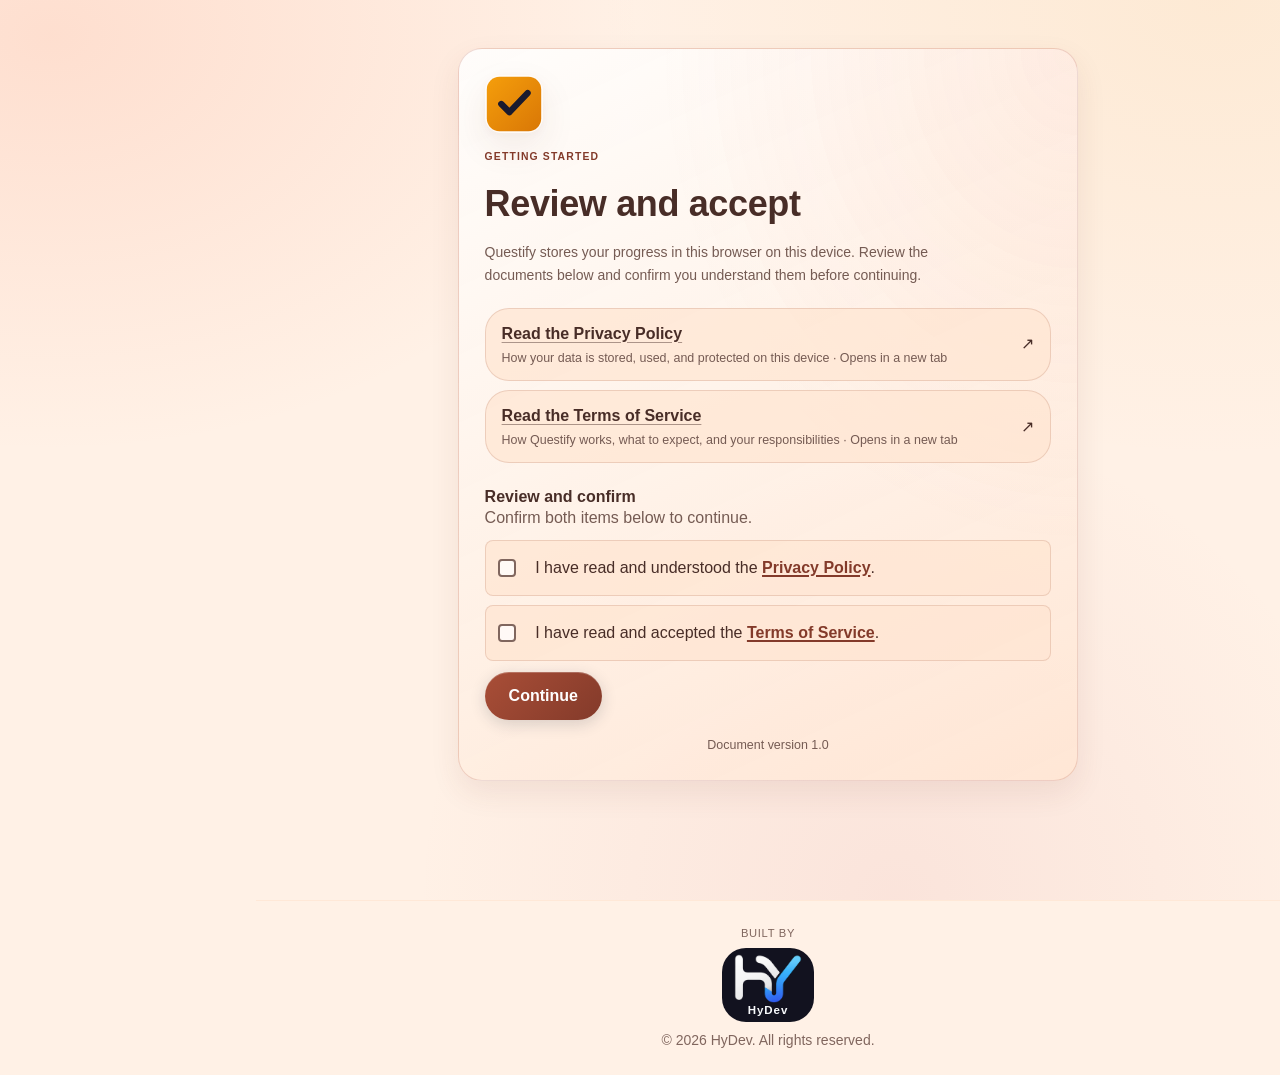
<file: index.html>
<!DOCTYPE html>
<html lang="en" data-theme="sunset">
<head>
  <meta charset="UTF-8">
  <meta name="viewport" content="width=device-width, initial-scale=1.0">
  <title>Questify — Build habits, earn streaks</title>
  <meta name="description" content="Build daily habits, track challenges, and stay focused with Questify. Turn small wins into lasting routines with streaks, XP, badges, and a weekly calendar.">
  <meta name="author" content="Aliyu Muhammad Jazuli">
  <meta name="robots" content="index, follow, max-image-preview:large, max-snippet:-1, max-video-preview:-1">
  <meta name="google-site-verification" content="KygdRzP9SjeJACyAkETodHC9Zl6L5okWZuWyTA2SWU0">
  <link rel="canonical" href="https://questify-hydev.netlify.app/">
  <meta property="og:type" content="website">
  <meta property="og:site_name" content="Questify">
  <meta property="og:title" content="Questify — Build habits, earn streaks">
  <meta property="og:description" content="Build daily habits, track challenges, and stay focused. Turn small wins into lasting routines with streaks, XP, badges, and a weekly calendar.">
  <meta property="og:url" content="https://questify-hydev.netlify.app/">
  <meta property="og:image" content="https://questify-hydev.netlify.app/social-preview.png">
  <meta property="og:image:secure_url" content="https://questify-hydev.netlify.app/social-preview.png">
  <meta property="og:image:type" content="image/png">
  <meta property="og:image:width" content="1200">
  <meta property="og:image:height" content="630">
  <meta property="og:image:alt" content="Questify — build habits, earn streaks. Your daily routine, one small win at a time.">
  <meta name="twitter:card" content="summary_large_image">
  <meta name="twitter:title" content="Questify — Build habits, earn streaks">
  <meta name="twitter:description" content="Build daily habits, track challenges, and stay focused. Turn small wins into lasting routines.">
  <meta name="twitter:image" content="https://questify-hydev.netlify.app/social-preview.png">
  <meta name="twitter:image:alt" content="Questify — build habits, earn streaks. Your daily routine, one small win at a time.">
  <link rel="preconnect" href="https://fonts.googleapis.com">
  <link rel="preconnect" href="https://fonts.gstatic.com" crossorigin>
  <link href="https://fonts.googleapis.com/css2?family=Bricolage+Grotesque:opsz,wght@12..96,400;12..96,600;12..96,700;12..96,800&display=swap" rel="stylesheet">
  <link rel="stylesheet" href="style.css">

  <!-- PWA / Add to Home Screen support -->
  <link rel="manifest" href="manifest.json">
  <link rel="icon" type="image/x-icon" href="favicon.ico" sizes="32x32 64x64">
  <link rel="icon" type="image/svg+xml" href="logo.svg">
  <link rel="icon" type="image/png" sizes="32x32" href="favicon-32.png">
  <link rel="icon" type="image/png" sizes="64x64" href="favicon.png">
  <link rel="apple-touch-icon" href="apple-touch-icon.png">
  <meta name="theme-color" content="#fff1e6">
  <meta name="apple-mobile-web-app-capable" content="yes">
  <meta name="apple-mobile-web-app-status-bar-style" content="default">
  <meta name="apple-mobile-web-app-title" content="Questify">
  <script type="application/ld+json">
    {
      "@context": "https://schema.org",
      "@type": "WebApplication",
      "name": "Questify",
      "url": "https://questify-hydev.netlify.app/",
      "description": "Build daily habits, track challenges, and stay focused with streaks, XP, badges, and a weekly calendar.",
      "author": {
        "@type": "Person",
        "name": "Aliyu Muhammad Jazuli"
      },
      "applicationCategory": "LifestyleApplication",
      "operatingSystem": "Any",
      "browserRequirements": "Requires JavaScript and a modern web browser.",
      "offers": {
        "@type": "Offer",
        "price": "0",
        "priceCurrency": "USD"
      }
    }
  </script>
</head>
<body>

  <a href="#main-content" class="skip-link">Skip to main content</a>

  <div id="app">
    <div id="pull-refresh-indicator" class="pull-refresh-indicator" role="status" aria-live="polite" aria-hidden="true">
      <svg class="pull-refresh-indicator__mark" viewBox="0 0 64 64" aria-hidden="true">
        <defs>
          <linearGradient id="pull-refresh-logo-gradient" x1="0%" y1="0%" x2="100%" y2="100%">
            <stop offset="0%" stop-color="#f59e0b" />
            <stop offset="100%" stop-color="#d97706" />
          </linearGradient>
        </defs>
        <circle class="pull-refresh-indicator__ring" cx="32" cy="32" r="29" />
        <g class="pull-refresh-indicator__logo">
          <rect class="pull-refresh-indicator__tile" x="2" y="2" width="60" height="60" rx="14" />
          <path class="pull-refresh-indicator__check" d="M18 32 27 41 47 20" />
        </g>
      </svg>
      <span id="pull-refresh-label">Pull to refresh</span>
    </div>
    <header class="app-header" id="app-header">
      <div class="container app-header__inner">
        <div class="app-sidebar-heading">
          <h1 class="app-header__logo">
            <img src="logo.svg" alt="" class="app-header__icon" width="28" height="28">
            <span class="nav-label">Questify</span>
          </h1>
        </div>
        <button type="button" class="sidebar-collapse-btn" id="sidebar-collapse-btn" aria-controls="main-nav" aria-label="Collapse navigation" aria-expanded="true" title="Collapse navigation">‹</button>
        <nav class="app-nav" id="main-nav" aria-label="Main navigation">
          <div class="app-nav-primary" aria-label="Primary destinations">
            <div class="app-nav-section" aria-label="Workspace">
              <span class="app-nav-section__label nav-label">Workspace</span>
              <button class="app-nav__btn" data-view="dashboard" aria-label="Dashboard" title="Dashboard"><span class="nav-icon" aria-hidden="true">⌂</span><span class="nav-label">Dashboard</span></button>
              <button class="app-nav__btn" data-view="habits" aria-label="Habits" title="Habits"><span class="nav-icon" aria-hidden="true">✓</span><span class="nav-label">Habits</span></button>
              <button class="app-nav__btn" data-view="calendar" aria-label="Calendar" title="Calendar"><span class="nav-icon" aria-hidden="true">▦</span><span class="nav-label">Calendar</span></button>
              <button class="app-nav__btn" data-view="lockin" aria-label="Lock In" title="Lock In"><span class="nav-icon" aria-hidden="true">🔒</span><span class="nav-label">Lock In</span></button>
            </div>
          </div>
          <div class="app-nav-secondary" aria-label="More destinations">
            <div class="app-nav-more-menu" id="app-nav-more">
              <div class="app-nav-section app-nav-section--more" aria-label="Progress">
                <span class="app-nav-section__label nav-label">Progress</span>
                <button class="app-nav__btn" data-view="challenges" aria-label="Challenges" title="Challenges"><span class="nav-icon" aria-hidden="true">◎</span><span class="nav-label">Challenges</span></button>
                <button class="app-nav__btn" data-view="badges" aria-label="Badges" title="Badges"><span class="nav-icon" aria-hidden="true">✦</span><span class="nav-label">Badges</span></button>
                <button class="app-nav__btn" data-view="notes" aria-label="Sticky Notes" title="Sticky Notes"><span class="nav-icon" aria-hidden="true">▤</span><span class="nav-label">Sticky Notes</span></button>
              </div>
              <div class="app-nav-section app-nav-section--more" aria-label="Account">
                <span class="app-nav-section__label nav-label">Account</span>
                <button class="app-nav__btn" data-view="profile" aria-label="Profile" title="Profile"><span class="nav-icon" aria-hidden="true">◉</span><span class="nav-label">Profile</span></button>
                <button class="app-nav__btn" data-view="settings" aria-label="Settings" title="Settings"><span class="nav-icon" aria-hidden="true">⚙</span><span class="nav-label">Settings</span></button>
              </div>
            </div>
            <button type="button" class="app-nav__btn app-nav__more-toggle" id="nav-more-toggle" aria-expanded="false" aria-controls="app-nav-more" aria-label="More navigation" title="More"><span class="nav-icon" aria-hidden="true">•••</span><span class="nav-label">More</span></button>
          </div>
        </nav>

        <div class="notif-bell-wrapper">
          <button
            id="notif-bell-btn"
            class="notif-bell-btn"
            aria-label="Notifications"
            aria-haspopup="true"
            aria-expanded="false"
          >
            🔔
            <span id="notif-badge" class="notif-badge is-hidden" aria-hidden="true">0</span>
          </button>
          <div id="notif-panel" class="notif-panel is-hidden">
            <div class="notif-panel__header">
              <h3>Notifications</h3>
              <button id="notif-clear-btn" class="btn-secondary btn-sm">Clear all</button>
            </div>
            <div id="notif-list" class="notif-list"></div>
          </div>
        </div>
      </div>
    </header>

    <main class="container app-main" id="main-content" tabindex="-1">
      <!-- Dynamic content will render here via JS -->
    </main>

    <footer class="app-footer">
      <div class="container app-footer__inner">
        <div class="app-footer__brand">
          <span class="app-footer__brand-label text-muted">Built by</span>
          <div class="app-footer__logo-wrapper">
            <img src="hydev-logo.png" alt="HyDev logo" class="app-footer__logo">
            <span class="app-footer__logo-name" aria-hidden="true">HyDev</span>
          </div>
        </div>
        <p class="app-footer__text">&copy; 2026 HyDev. All rights reserved.</p>
      </div>
    </footer>

    <div id="toast" class="toast" role="status" aria-live="polite"></div>
  </div>

  <script src="script.js"></script>

  <!-- Service worker registration - additive only, never blocks app startup
       or touches localStorage. Safe no-op in browsers without support. -->
  <script>
    if ("serviceWorker" in navigator) {
      window.addEventListener("load", () => {
        navigator.serviceWorker.register("service-worker.js").catch((err) => {
          console.warn("Service worker registration failed:", err);
        });
      });
    }
  </script>
</body>
</html>
</file>
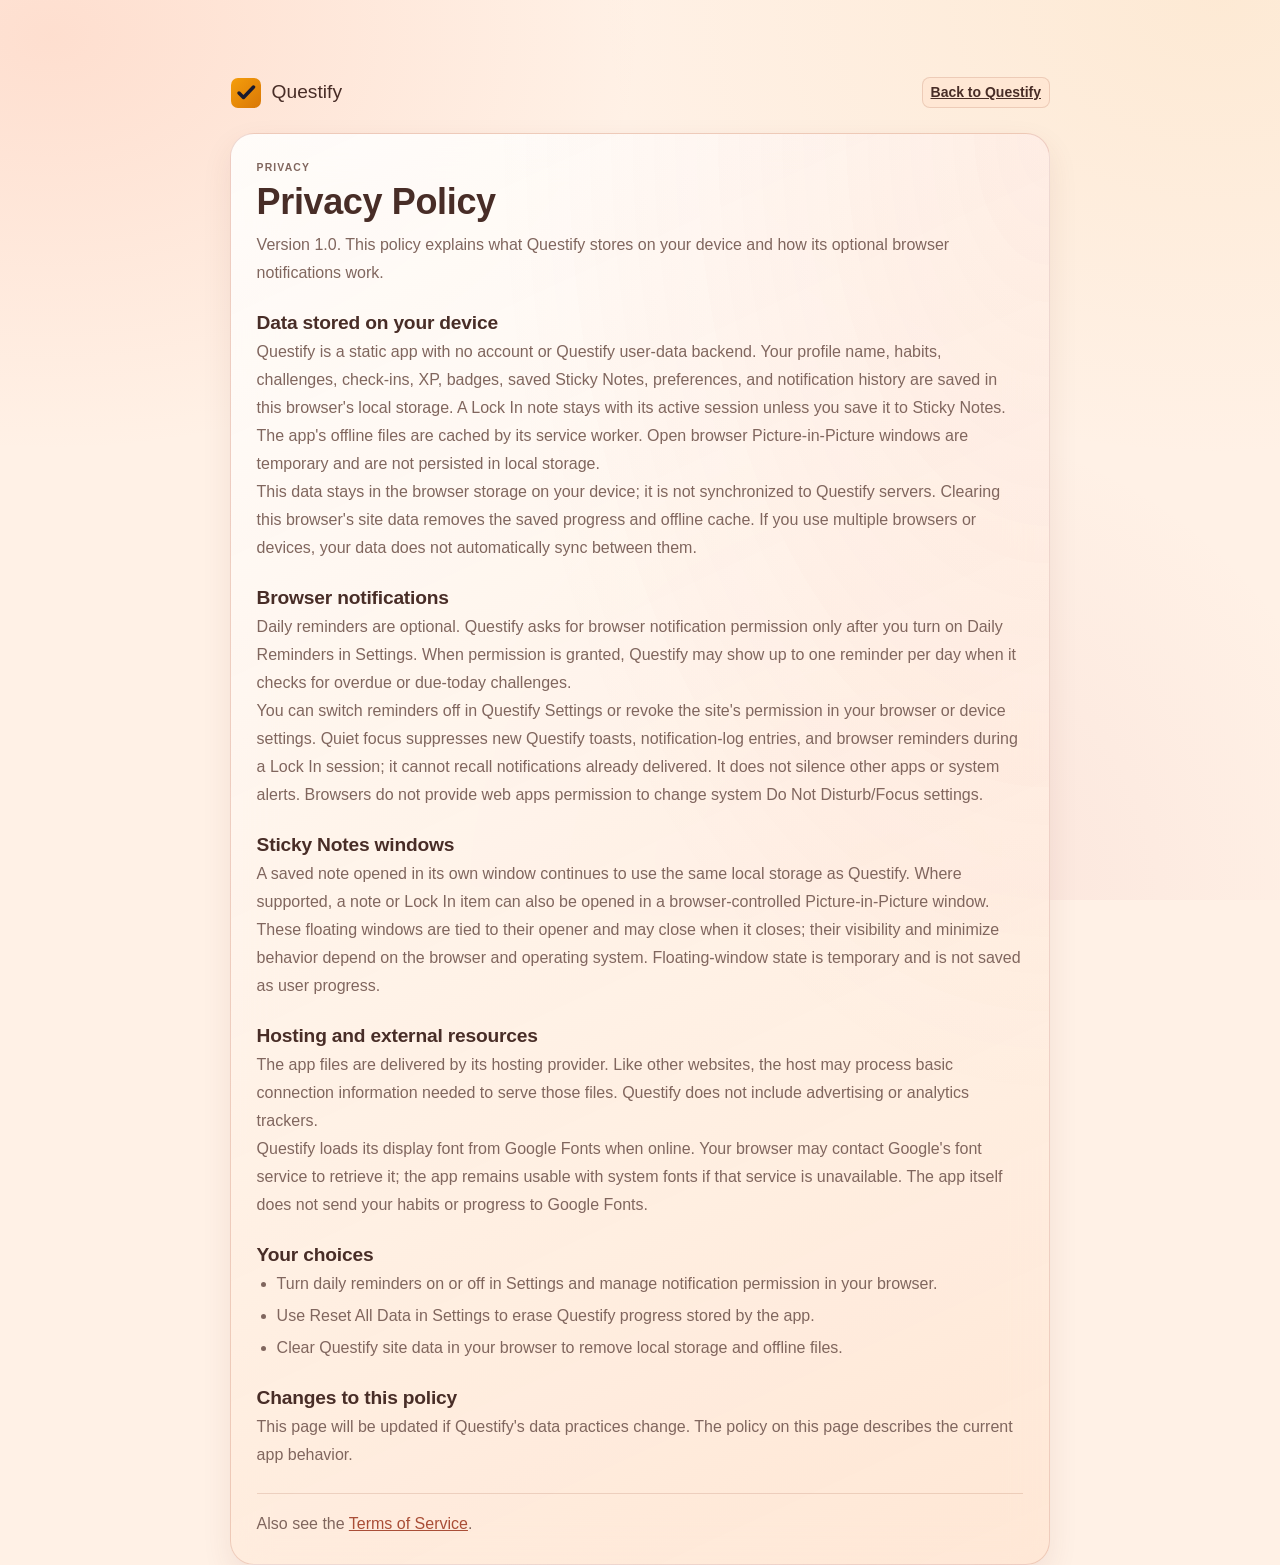
<file: privacy.html>
<!DOCTYPE html>
<html lang="en" data-theme="sunset">
<head>
  <meta charset="UTF-8">
  <meta name="viewport" content="width=device-width, initial-scale=1.0">
  <meta name="robots" content="index, follow">
  <meta name="description" content="Learn how Questify stores habit, challenge, and progress data, and how browser notifications work.">
  <link rel="canonical" href="https://questify-hydev.netlify.app/privacy.html">
  <meta name="theme-color" content="#fff1e6">
  <title>Privacy Policy — Questify</title>
  <link rel="stylesheet" href="style.css">
  <script src="legal-theme.js"></script>
</head>
<body>
  <main class="privacy-main">
    <header class="privacy-header">
      <a class="app-header__logo legal-brand" href="./"><img src="logo.svg" alt="" width="32" height="32">Questify</a>
      <a class="btn-secondary btn-sm" href="./">Back to Questify</a>
    </header>

    <article class="card privacy-content">
      <header>
        <p class="dashboard-section__eyebrow">Privacy</p>
        <h1>Privacy Policy</h1>
        <p>Version 1.0. This policy explains what Questify stores on your device and how its optional browser notifications work.</p>
      </header>

      <section>
        <h2>Data stored on your device</h2>
        <p>Questify is a static app with no account or Questify user-data backend. Your profile name, habits, challenges, check-ins, XP, badges, saved Sticky Notes, preferences, and notification history are saved in this browser's local storage. A Lock In note stays with its active session unless you save it to Sticky Notes. The app's offline files are cached by its service worker. Open browser Picture-in-Picture windows are temporary and are not persisted in local storage.</p>
        <p>This data stays in the browser storage on your device; it is not synchronized to Questify servers. Clearing this browser's site data removes the saved progress and offline cache. If you use multiple browsers or devices, your data does not automatically sync between them.</p>
      </section>

      <section>
        <h2>Browser notifications</h2>
        <p>Daily reminders are optional. Questify asks for browser notification permission only after you turn on Daily Reminders in Settings. When permission is granted, Questify may show up to one reminder per day when it checks for overdue or due-today challenges.</p>
        <p>You can switch reminders off in Questify Settings or revoke the site's permission in your browser or device settings. Quiet focus suppresses new Questify toasts, notification-log entries, and browser reminders during a Lock In session; it cannot recall notifications already delivered. It does not silence other apps or system alerts. Browsers do not provide web apps permission to change system Do Not Disturb/Focus settings.</p>
      </section>

      <section>
        <h2>Sticky Notes windows</h2>
        <p>A saved note opened in its own window continues to use the same local storage as Questify. Where supported, a note or Lock In item can also be opened in a browser-controlled Picture-in-Picture window. These floating windows are tied to their opener and may close when it closes; their visibility and minimize behavior depend on the browser and operating system. Floating-window state is temporary and is not saved as user progress.</p>
      </section>

      <section>
        <h2>Hosting and external resources</h2>
        <p>The app files are delivered by its hosting provider. Like other websites, the host may process basic connection information needed to serve those files. Questify does not include advertising or analytics trackers.</p>
        <p>Questify loads its display font from Google Fonts when online. Your browser may contact Google's font service to retrieve it; the app remains usable with system fonts if that service is unavailable. The app itself does not send your habits or progress to Google Fonts.</p>
      </section>

      <section>
        <h2>Your choices</h2>
        <ul>
          <li>Turn daily reminders on or off in Settings and manage notification permission in your browser.</li>
          <li>Use Reset All Data in Settings to erase Questify progress stored by the app.</li>
          <li>Clear Questify site data in your browser to remove local storage and offline files.</li>
        </ul>
      </section>

      <section>
        <h2>Changes to this policy</h2>
        <p>This page will be updated if Questify's data practices change. The policy on this page describes the current app behavior.</p>
      </section>
      <p class="legal-document-footer">Also see the <a href="terms.html">Terms of Service</a>.</p>
    </article>
  </main>
</body>
</html>
</file>
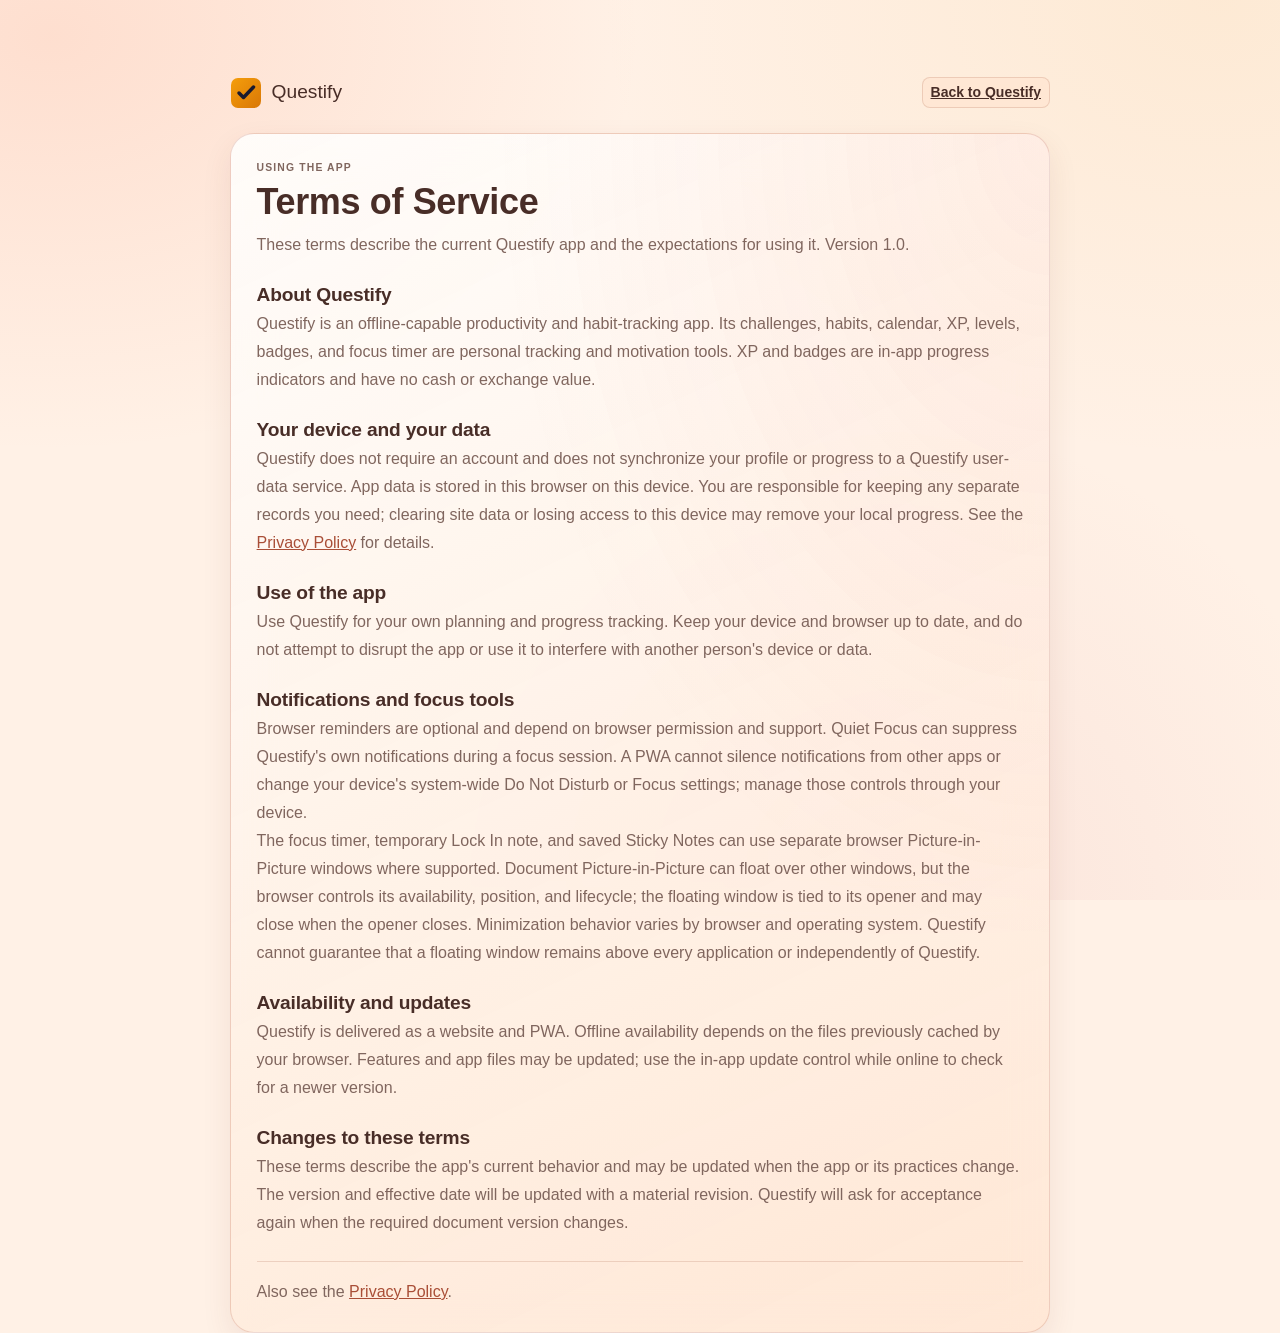
<file: terms.html>
<!DOCTYPE html>
<html lang="en" data-theme="sunset">
<head>
  <meta charset="UTF-8">
  <meta name="viewport" content="width=device-width, initial-scale=1.0">
  <meta name="robots" content="index, follow">
  <meta name="description" content="Terms of Service for using Questify, its local productivity tools, and optional browser notifications.">
  <link rel="canonical" href="https://questify-hydev.netlify.app/terms.html">
  <meta name="theme-color" content="#fff1e6">
  <title>Terms of Service — Questify</title>
  <link rel="stylesheet" href="style.css">
  <script src="legal-theme.js"></script>
</head>
<body>
  <main class="privacy-main">
    <header class="privacy-header">
      <a class="app-header__logo legal-brand" href="./"><img src="logo.svg" alt="" width="32" height="32">Questify</a>
      <a class="btn-secondary btn-sm" href="./">Back to Questify</a>
    </header>

    <article class="card privacy-content">
      <header>
        <p class="dashboard-section__eyebrow">Using the app</p>
        <h1>Terms of Service</h1>
        <p>These terms describe the current Questify app and the expectations for using it. Version 1.0.</p>
      </header>

      <section>
        <h2>About Questify</h2>
        <p>Questify is an offline-capable productivity and habit-tracking app. Its challenges, habits, calendar, XP, levels, badges, and focus timer are personal tracking and motivation tools. XP and badges are in-app progress indicators and have no cash or exchange value.</p>
      </section>

      <section>
        <h2>Your device and your data</h2>
        <p>Questify does not require an account and does not synchronize your profile or progress to a Questify user-data service. App data is stored in this browser on this device. You are responsible for keeping any separate records you need; clearing site data or losing access to this device may remove your local progress. See the <a href="privacy.html">Privacy Policy</a> for details.</p>
      </section>

      <section>
        <h2>Use of the app</h2>
        <p>Use Questify for your own planning and progress tracking. Keep your device and browser up to date, and do not attempt to disrupt the app or use it to interfere with another person's device or data.</p>
      </section>

      <section>
        <h2>Notifications and focus tools</h2>
        <p>Browser reminders are optional and depend on browser permission and support. Quiet Focus can suppress Questify's own notifications during a focus session. A PWA cannot silence notifications from other apps or change your device's system-wide Do Not Disturb or Focus settings; manage those controls through your device.</p>
        <p>The focus timer, temporary Lock In note, and saved Sticky Notes can use separate browser Picture-in-Picture windows where supported. Document Picture-in-Picture can float over other windows, but the browser controls its availability, position, and lifecycle; the floating window is tied to its opener and may close when the opener closes. Minimization behavior varies by browser and operating system. Questify cannot guarantee that a floating window remains above every application or independently of Questify.</p>
      </section>

      <section>
        <h2>Availability and updates</h2>
        <p>Questify is delivered as a website and PWA. Offline availability depends on the files previously cached by your browser. Features and app files may be updated; use the in-app update control while online to check for a newer version.</p>
      </section>

      <section>
        <h2>Changes to these terms</h2>
        <p>These terms describe the app's current behavior and may be updated when the app or its practices change. The version and effective date will be updated with a material revision. Questify will ask for acceptance again when the required document version changes.</p>
      </section>

      <p class="legal-document-footer">Also see the <a href="privacy.html">Privacy Policy</a>.</p>
    </article>
  </main>
</body>
</html>
</file>
<file: style.css>
/* -------------------- */
/* Login view            */
/* -------------------- */
.login-screen {
  min-height: calc(100vh - 2rem);
  display: flex;
  align-items: center;
  justify-content: center;
}

.login-card {
  width: 100%;
  max-width: 480px; /* widened from 360px so the larger Fix #1 headline can actually sit within 2 lines instead of wrapping to 3+ */
  text-align: center;
}

.login-card h1 {
  margin-bottom: 14px; /* Fix #1: 12-16px below H1 */
  background: linear-gradient(135deg, var(--color-primary-light), var(--color-primary-dark));
  -webkit-background-clip: text;
  background-clip: text;
  color: transparent;
  font-size: 32px; /* Fix #1: mobile, within 28-36px */
  line-height: 1.15;
}

@media (min-width: 768px) {
  .login-card h1 {
    font-size: 44px; /* Fix #1: desktop, within 44-56px, kept at the low end so it still fits 2 lines at the card's width */
  }
}

.lockin-panel__header-tools {
  display: flex;
  align-items: center;
  justify-content: flex-end;
  gap: var(--space-sm);
}

.lockin-sticky-note {
  width: min(100%, 520px);
  margin: var(--space-lg) auto 0;
  padding: 0.9rem 1rem 0.8rem;
  color: var(--lockin-note-ink, #302817);
  border: 1px solid color-mix(in srgb, var(--lockin-note-ink, #302817) 14%, transparent);
  border-radius: 5px 5px 14px 5px;
  background: var(--lockin-note-color, #fff1a8);
  box-shadow: 0 7px 18px rgba(35, 29, 13, 0.12), inset 0 1px rgba(255, 255, 255, 0.4);
  text-align: left;
  transform: rotate(-0.25deg);
}

.lockin-sticky-note__top,
.lockin-sticky-note__tools,
.lockin-sticky-note__swatches {
  display: flex;
  align-items: center;
}

.lockin-sticky-note__top,
.lockin-sticky-note__tools {
  justify-content: space-between;
  gap: 0.75rem;
}

.lockin-sticky-note__top label {
  font-size: 0.78rem;
  font-weight: 800;
}

.lockin-sticky-note__top span {
  font-size: 0.65rem;
  opacity: 0.72;
}

.lockin-sticky-note textarea {
  display: block;
  width: 100%;
  min-height: 4.25rem;
  margin: 0.45rem 0 0.6rem;
  padding: 0;
  resize: vertical;
  color: var(--lockin-note-ink, #302817);
  border: 0;
  outline: 0;
  background: transparent;
  font: inherit;
  font-size: 0.9rem;
  line-height: 1.45;
}

.lockin-sticky-note textarea::placeholder {
  color: var(--lockin-note-ink, #302817);
  opacity: 0.58;
}

.lockin-sticky-note textarea:focus-visible {
  outline: 2px solid color-mix(in srgb, var(--lockin-note-ink, #302817) 45%, transparent);
  outline-offset: 4px;
}

.lockin-sticky-note__swatches {
  gap: 0.38rem;
}

.lockin-note-swatch {
  width: 20px;
  height: 20px;
  padding: 0;
  border: 2px solid rgba(48, 40, 23, 0.22);
  border-radius: 50%;
  background: var(--swatch-color);
  cursor: pointer;
}

.lockin-note-swatch.is-selected {
  outline: 2px solid var(--lockin-note-ink, #302817);
  outline-offset: 2px;
}

.lockin-sticky-note__custom {
  display: inline-flex;
  align-items: center;
  gap: 0.35rem;
  font-size: 0.68rem;
  font-weight: 700;
}

.lockin-sticky-note__custom input {
  width: 27px;
  height: 27px;
  padding: 2px;
  border: 1px solid rgba(48, 40, 23, 0.24);
  border-radius: 7px;
  background: transparent;
  cursor: pointer;
}

.lockin-focus-window {
  display: grid;
  gap: var(--space-md);
  width: min(100%, 520px);
  margin-inline: auto;
}

.lockin-focus-window__header,
.lockin-focus-window__brand {
  display: flex;
  align-items: center;
}

.lockin-focus-window__header {
  justify-content: space-between;
  gap: var(--space-sm);
}

.lockin-focus-window__brand {
  gap: 0.65rem;
}

.lockin-focus-window__brand p,
.lockin-focus-window__brand h1 {
  margin: 0;
}

.lockin-focus-window__brand h1 {
  font-size: 1.05rem;
}

.lockin-focus-window__brand .dashboard-section__eyebrow {
  font-size: 0.58rem;
}

.lockin-focus-window__pip {
  display: grid;
  justify-items: center;
  gap: 0.35rem;
  text-align: center;
}

.lockin-focus-window__pip p {
  margin: 0;
  font-size: 0.72rem;
}

.lockin-pip-host {
  min-width: 280px;
  color: var(--color-text);
  background: var(--color-bg);
}

.lockin-pip {
  display: grid;
  gap: 0.45rem;
  padding: 0.8rem;
}

.lockin-pip .dashboard-section__eyebrow {
  margin: 0;
  font-size: 0.58rem;
}

.lockin-pip > strong {
  overflow: hidden;
  font-size: 0.9rem;
  text-overflow: ellipsis;
  white-space: nowrap;
}

.lockin-pip__timer {
  font-size: 1.35rem;
  font-variant-numeric: tabular-nums;
  font-weight: 800;
}

.note-pip-host {
  min-width: 260px;
  margin: 0;
  color: var(--lockin-note-ink, #302817);
  background: var(--lockin-note-color, #fff1a8);
}

.note-pip {
  display: grid;
  box-sizing: border-box;
  gap: 0.65rem;
  min-height: 100vh;
  padding: 0.8rem;
  color: var(--lockin-note-ink, #302817);
}

.note-pip > header {
  display: flex;
  align-items: center;
  justify-content: space-between;
  gap: 0.6rem;
  min-width: 0;
}

.note-pip > header strong,
.note-pip > header label {
  overflow: hidden;
  font-size: 0.8rem;
  font-weight: 750;
  text-overflow: ellipsis;
  white-space: nowrap;
}

.note-pip input,
.note-pip textarea {
  box-sizing: border-box;
  width: 100%;
  color: inherit;
  border: 1px solid color-mix(in srgb, var(--lockin-note-ink, #302817) 20%, transparent);
  border-radius: 0.55rem;
  background: color-mix(in srgb, var(--lockin-note-color, #fff1a8) 78%, white);
  font: inherit;
}

.note-pip input {
  min-height: 2.4rem;
  padding: 0.45rem 0.6rem;
  font-weight: 700;
}

.note-pip textarea {
  min-height: 8rem;
  padding: 0.55rem;
  resize: vertical;
  line-height: 1.45;
}

.note-pip > p {
  margin: 0;
  color: color-mix(in srgb, var(--lockin-note-ink, #302817) 72%, transparent);
  font-size: 0.68rem;
}

.note-pip__close {
  display: grid;
  width: 2rem;
  height: 2rem;
  flex: 0 0 auto;
  place-items: center;
  padding: 0;
  color: inherit;
  border: 1px solid color-mix(in srgb, var(--lockin-note-ink, #302817) 30%, transparent);
  border-radius: 50%;
  background: color-mix(in srgb, var(--lockin-note-color, #fff1a8) 78%, white);
  font-size: 1rem;
  cursor: pointer;
}

.note-pip .sticky-note-card__colors {
  justify-content: flex-start;
}

.lockin-pip__track {
  height: 5px;
  overflow: hidden;
  border-radius: 999px;
  background: var(--color-surface-alt);
}

.lockin-pip__track span {
  display: block;
  width: 0;
  height: 100%;
  border-radius: inherit;
  background: var(--color-focus);
  transition: width 800ms linear;
}

@media (min-width: 768px) and (max-width: 1100px) {
  .add-habit-form {
    grid-template-columns: repeat(2, minmax(0, 1fr));
  }

  .add-habit-form .btn {
    grid-column: 1 / -1;
  }

  .habit-edit-form {
    grid-template-columns: repeat(2, minmax(0, 1fr));
  }
}

body.is-lockin-focus-window {
  min-width: 0;
  min-height: 100dvh;
}

body.is-lockin-focus-window #pull-refresh-indicator,
body.is-lockin-focus-window .app-header,
body.is-lockin-focus-window .app-nav,
body.is-lockin-focus-window .app-footer,
body.is-lockin-focus-window .app-main > .view-heading,
body.is-lockin-focus-window .app-main > #add-challenge-form,
body.is-lockin-focus-window .app-main > #add-challenge-error,
body.is-lockin-focus-window .app-main > #add-challenge-counter,
body.is-lockin-focus-window .app-main > .filter-bar,
body.is-lockin-focus-window .app-main > #challenge-list {
  display: none;
}

body.is-lockin-timer-window #pull-refresh-indicator,
body.is-lockin-timer-window .app-header,
body.is-lockin-timer-window .app-nav,
body.is-lockin-timer-window .app-footer,
body.is-floating-popup-window #pull-refresh-indicator,
body.is-floating-popup-window .app-header,
body.is-floating-popup-window .app-nav,
body.is-floating-popup-window .app-footer,
body.is-session-note-window #pull-refresh-indicator,
body.is-session-note-window .app-header,
body.is-session-note-window .app-nav,
body.is-session-note-window .app-footer {
  display: none;
}

body.is-lockin-timer-window .app-main,
body.is-floating-popup-window .app-main,
body.is-session-note-window .app-main {
  width: min(100%, 500px);
  max-width: 500px;
  margin: auto;
}

body.is-lockin-focus-window #app {
  min-height: 100dvh;
}

body.is-lockin-focus-window .app-main {
  width: 100%;
  max-width: 580px;
  margin: auto;
  padding: clamp(0.8rem, 3vw, 1.4rem);
}

body.is-lockin-focus-window .lockin-open-window-btn {
  display: none;
}

body.is-lockin-focus-window,
body.is-sticky-note-window,
body.is-lockin-timer-window,
body.is-floating-popup-window,
body.is-session-note-window {
  width: 100%;
  height: 100dvh;
  min-width: 0;
  min-height: 0;
  overflow: hidden;
}

body.is-lockin-focus-window #app,
body.is-sticky-note-window #app,
body.is-lockin-timer-window #app,
body.is-floating-popup-window #app,
body.is-session-note-window #app {
  display: grid;
  width: 100%;
  height: 100%;
  min-height: 0;
  grid-template-rows: minmax(0, 1fr);
  overflow: hidden;
}

body.is-lockin-focus-window .app-main,
body.is-sticky-note-window .app-main,
body.is-lockin-timer-window .app-main,
body.is-floating-popup-window .app-main,
body.is-session-note-window .app-main {
  width: 100%;
  min-width: 0;
  height: 100dvh;
  min-height: 0;
  padding: clamp(4px, 1.2dvh, 9px);
  overflow: hidden;
}

body.is-lockin-focus-window .lockin-focus-window {
  display: grid;
  width: min(100%, 560px);
  height: 100%;
  min-height: 0;
  grid-template-rows: auto minmax(0, 1fr);
  align-content: stretch;
  justify-self: center;
  gap: clamp(3px, 0.8dvh, 7px);
}

body.is-lockin-focus-window .lockin-focus-window__header {
  min-width: 0;
  gap: clamp(3px, 1vw, 8px);
  padding-block: 0;
}

body.is-lockin-focus-window .lockin-focus-window__header > button {
  min-height: clamp(28px, 5dvh, 36px);
  padding: 0.2rem clamp(0.35rem, 1.5vw, 0.65rem);
  font-size: clamp(0.62rem, 1.6dvh, 0.75rem);
}

body.is-lockin-focus-window .lockin-panel--active {
  min-width: 0;
  min-height: 0;
  grid-template-rows: auto auto auto auto auto auto minmax(0, 1fr);
  gap: clamp(3px, 0.8dvh, 7px);
  padding: clamp(6px, 1.5dvh, 12px);
  overflow: hidden;
}

body.is-lockin-focus-window .lockin-panel__header {
  min-width: 0;
  gap: 4px;
}

body.is-lockin-focus-window .lockin-panel__badge,
body.is-lockin-focus-window .lockin-status {
  font-size: clamp(0.62rem, 1.7dvh, 0.78rem);
}

body.is-lockin-focus-window .lockin-panel__header-tools {
  min-width: 0;
  gap: 3px;
}

body.is-lockin-focus-window .lockin-focus-clock {
  width: clamp(76px, 19dvh, 142px);
  min-width: 0;
  margin: 0 auto;
}

body.is-lockin-focus-window .lockin-focus-clock__readout {
  gap: 1px;
}

body.is-lockin-focus-window .lockin-timer {
  font-size: clamp(0.68rem, 2dvh, 0.9rem);
}

body.is-lockin-focus-window .lockin-xp-preview {
  font-size: clamp(0.56rem, 1.5dvh, 0.7rem);
}

body.is-lockin-focus-window .lockin-focus-controls {
  min-width: 0;
  gap: 5px;
  padding: clamp(4px, 0.9dvh, 7px);
}

body.is-lockin-focus-window .lockin-focus-controls__copy {
  min-width: 0;
  gap: 1px;
}

body.is-lockin-focus-window .lockin-focus-controls__copy strong {
  font-size: clamp(0.64rem, 1.7dvh, 0.78rem);
}

body.is-lockin-focus-window .lockin-focus-controls__copy > span,
body.is-lockin-focus-window .focus-os-guidance p {
  font-size: clamp(0.54rem, 1.35dvh, 0.65rem);
  line-height: 1.25;
}

body.is-lockin-focus-window .focus-os-guidance summary {
  font-size: clamp(0.58rem, 1.45dvh, 0.68rem);
}

body.is-lockin-focus-window .lockin-panel__actions {
  min-width: 0;
  gap: 4px;
}

body.is-lockin-focus-window .lockin-panel__actions button {
  min-width: 0;
  min-height: clamp(28px, 5dvh, 36px);
  padding: 0.2rem 0.45rem;
  font-size: clamp(0.6rem, 1.55dvh, 0.72rem);
}

body.is-lockin-focus-window .lockin-sticky-note {
  display: grid;
  min-width: 0;
  min-height: 0;
  grid-template-rows: auto minmax(0, 1fr) auto auto;
  gap: clamp(3px, 0.7dvh, 6px);
  margin: 0;
  padding: clamp(5px, 1.1dvh, 9px);
}

body.is-lockin-focus-window .lockin-sticky-note__top {
  min-width: 0;
  gap: 3px;
}

body.is-lockin-focus-window .lockin-sticky-note__top label,
body.is-lockin-focus-window .lockin-sticky-note__top span {
  font-size: clamp(0.62rem, 1.6dvh, 0.75rem);
}

body.is-lockin-focus-window .lockin-sticky-note textarea {
  box-sizing: border-box;
  width: 100%;
  min-width: 0;
  min-height: 0;
  height: 100%;
  margin: 0;
  padding: 0.35rem;
  font-size: clamp(0.62rem, 1.6dvh, 0.76rem);
  resize: none;
}

body.is-lockin-focus-window .lockin-sticky-note__tools,
body.is-lockin-focus-window .lockin-note-actions {
  min-width: 0;
  gap: 4px;
}

body.is-lockin-focus-window .lockin-sticky-note__tools button,
body.is-lockin-focus-window .lockin-note-actions button,
body.is-lockin-focus-window .lockin-sticky-note__custom {
  min-height: 26px;
  font-size: clamp(0.58rem, 1.45dvh, 0.68rem);
}

body.is-sticky-note-window .sticky-note-window {
  width: 100%;
  height: 100%;
  min-height: 0;
  grid-template-rows: minmax(0, 1fr);
  gap: 0;
}

body.is-sticky-note-window .sticky-note-window .sticky-note-card--window {
  min-width: 0;
  padding: clamp(5px, 1.5dvh, 12px);
  gap: clamp(3px, 0.9dvh, 7px);
}

body.is-sticky-note-window .sticky-note-card__header {
  min-width: 0;
  gap: 3px;
}

body.is-sticky-note-window .sticky-note-card__header > span {
  min-width: 0;
  overflow: hidden;
  font-size: clamp(0.58rem, 1.5dvh, 0.72rem);
  text-overflow: ellipsis;
  white-space: nowrap;
}

body.is-sticky-note-window .sticky-note-card__header > button {
  min-height: clamp(26px, 4.5dvh, 32px);
  padding: 0.15rem clamp(0.3rem, 1vw, 0.5rem);
  font-size: clamp(0.58rem, 1.4dvh, 0.68rem);
}

body.is-sticky-note-window .sticky-note-card__title {
  box-sizing: border-box;
  width: 100%;
  min-width: 0;
  min-height: clamp(28px, 5dvh, 38px);
  padding-block: 0.25rem;
  font-size: clamp(0.82rem, 2.2dvh, 1rem);
}

body.is-sticky-note-window .sticky-note-card--window textarea {
  min-height: 0;
  padding: 0.35rem;
  font-size: clamp(0.68rem, 1.8dvh, 0.85rem);
}

body.is-sticky-note-window .sticky-note-card__colors {
  min-width: 0;
  flex-wrap: wrap;
  gap: 4px;
}

body.is-sticky-note-window .sticky-note-window__sync {
  font-size: clamp(0.56rem, 1.35dvh, 0.66rem);
}

body.is-session-note-window .session-note-window {
  width: min(100%, 430px);
  height: 100%;
  min-height: 0;
  grid-template-rows: minmax(0, 1fr);
  gap: 0;
}

body.is-session-note-window .session-note-window .lockin-sticky-note {
  grid-template-rows: auto minmax(0, 1fr) auto auto;
  gap: clamp(3px, 0.8dvh, 7px);
  padding: clamp(5px, 1.5dvh, 12px);
}

body.is-session-note-window .lockin-sticky-note textarea {
  min-height: 0;
  font-size: clamp(0.68rem, 1.8dvh, 0.85rem);
}

body.is-lockin-timer-window .lockin-timer-window {
  display: grid;
  min-width: 0;
  min-height: 0;
  grid-template-rows: auto minmax(0, 1fr) auto 4px auto;
  align-content: stretch;
  gap: clamp(3px, 1dvh, 8px);
  padding: clamp(5px, 1.8dvh, 12px);
}

body.is-lockin-timer-window .lockin-timer-window__header {
  min-width: 0;
  gap: 3px;
}

body.is-lockin-timer-window .lockin-timer-window__header > button {
  min-height: clamp(26px, 4.5dvh, 32px);
  padding: 0.15rem 0.4rem;
  font-size: clamp(0.58rem, 1.4dvh, 0.68rem);
}

body.is-lockin-timer-window .lockin-timer-window__readout {
  align-self: center;
  font-size: clamp(1.05rem, 10dvh, 2rem);
}

body.is-lockin-timer-window .lockin-timer-window > .lockin-status,
body.is-lockin-timer-window .lockin-timer-window > .text-muted {
  font-size: clamp(0.58rem, 1.6dvh, 0.72rem);
}

body.is-lockin-timer-window .lockin-timer-window__actions {
  min-width: 0;
  gap: 4px;
}

body.is-lockin-timer-window .lockin-timer-window__actions > button {
  min-width: 0;
  min-height: clamp(27px, 4.8dvh, 34px);
  padding: 0.15rem 0.35rem;
  font-size: clamp(0.58rem, 1.5dvh, 0.7rem);
}

.lockin-pip-host,
.note-pip-host {
  width: 100%;
  height: 100dvh;
  min-width: 0;
  min-height: 0;
  overflow: hidden;
  padding: clamp(4px, 1.2dvh, 8px);
}

.lockin-pip,
.note-pip {
  min-width: 0;
  min-height: 0;
  height: 100%;
  gap: clamp(3px, 0.8dvh, 6px);
  padding: clamp(5px, 1.5dvh, 9px);
}

.lockin-pip {
  grid-template-rows: auto minmax(0, 1fr) 4px auto;
}

.lockin-pip__timer {
  align-self: center;
  font-size: clamp(0.9rem, 8dvh, 1.35rem);
}

.lockin-pip__actions button,
.lockin-pip__header button,
.note-pip > header button {
  min-width: 0;
  min-height: clamp(24px, 4dvh, 30px);
  padding: 0.12rem 0.35rem;
  font-size: clamp(0.55rem, 1.35dvh, 0.66rem);
}

.note-pip {
  grid-template-rows: auto minmax(0, 1fr) auto;
}

.note-pip > header {
  min-width: 0;
}

.note-pip > header input {
  min-height: clamp(24px, 4dvh, 30px);
  padding: 0.2rem 0.35rem;
  font-size: clamp(0.62rem, 1.5dvh, 0.72rem);
}

.note-pip textarea {
  min-height: 0;
  font-size: clamp(0.62rem, 1.5dvh, 0.75rem);
}

.note-pip .sticky-note-card__colors {
  min-width: 0;
  flex-wrap: wrap;
}

@media (max-height: 560px) {
  body.is-lockin-focus-window .lockin-focus-controls__copy > span,
  body.is-lockin-focus-window .focus-os-guidance,
  body.is-lockin-focus-window .lockin-note-hint,
  body.is-sticky-note-window .sticky-note-window__sync {
    display: none;
  }

  body.is-lockin-focus-window .lockin-focus-clock {
    width: clamp(64px, 15dvh, 84px);
  }

  body.is-lockin-focus-window .lockin-sticky-note {
    grid-template-rows: auto minmax(0, 1fr) auto;
  }

  body.is-lockin-focus-window .lockin-note-actions {
    display: none;
  }

  body.is-sticky-note-window .sticky-note-card--window {
    grid-template-rows: auto auto minmax(0, 1fr) auto;
  }
}

.habit-manager-table-scroll {
  width: 100%;
  overflow-x: auto;
  border: 1px solid var(--color-border-glass);
  border-radius: var(--radius-md);
}

.habit-manager-table {
  width: 100%;
  min-width: 720px;
  border-collapse: collapse;
  text-align: left;
}

.habit-manager-table th,
.habit-manager-table td {
  padding: 0.8rem 0.75rem;
  border-bottom: 1px solid var(--color-border-glass);
  vertical-align: middle;
}

.habit-manager-table thead th {
  color: var(--color-text-muted);
  background: color-mix(in srgb, var(--color-surface-alt) 70%, transparent);
  font-size: 0.72rem;
  font-weight: 750;
  letter-spacing: 0.04em;
  text-transform: uppercase;
}

.habit-manager-table tbody tr:last-child:not(.habit-manager-table__edit-row) td {
  border-bottom: 0;
}

.habit-manager-table__row {
  transition: background-color 160ms ease;
}

.habit-manager-table__row:hover {
  background: color-mix(in srgb, var(--color-surface-alt) 48%, transparent);
}

.habit-manager-table__row.is-archived {
  opacity: 0.68;
}

.habit-manager-table__check {
  width: 54px;
  text-align: center;
}

.habit-manager-table__checkbox {
  width: 1.15rem;
  height: 1.15rem;
  margin: 0;
  accent-color: var(--color-primary);
  cursor: pointer;
}

.habit-manager-table__checkbox:disabled {
  cursor: not-allowed;
}

.habit-manager-table__identity,
.habit-manager-table__difficulty,
.habit-manager-table__progress {
  min-width: 0;
}

.habit-manager-table__identity strong,
.habit-manager-table__identity small,
.habit-manager-table__difficulty small,
.habit-manager-table__progress strong,
.habit-manager-table__progress small {
  display: block;
}

.habit-manager-table__identity strong,
.habit-manager-table__progress strong {
  overflow-wrap: anywhere;
}

.habit-manager-table__identity small,
.habit-manager-table__difficulty small,
.habit-manager-table__progress small {
  margin-top: 0.22rem;
  color: var(--color-text-muted);
  font-size: 0.74rem;
  line-height: 1.35;
}

.habit-manager-table__actions {
  min-width: 184px;
  white-space: nowrap;
}

.habit-manager-table__actions button + button {
  margin-left: 0.25rem;
}

.habit-manager-table__edit-row > td {
  padding: 0.8rem;
  background: color-mix(in srgb, var(--color-surface-alt) 52%, transparent);
}

.habit-manager-table__edit-row .habit-edit-form {
  width: 100%;
  box-sizing: border-box;
}

@media (max-width: 760px) {
  .habit-manager-table-scroll {
    overflow: visible;
    border: 0;
  }

  .habit-manager-table {
    min-width: 0;
    border-collapse: separate;
    border-spacing: 0 0.65rem;
  }

  .habit-manager-table thead {
    position: absolute;
    width: 1px;
    height: 1px;
    padding: 0;
    overflow: hidden;
    clip: rect(0, 0, 0, 0);
    white-space: nowrap;
    clip-path: inset(50%);
  }

  .habit-manager-table tbody {
    display: grid;
    gap: 0.65rem;
  }

  .habit-manager-table__row {
    display: grid;
    grid-template-columns: 2rem minmax(0, 1fr) 4.8rem;
    grid-template-areas:
      "check identity actions"
      "check category actions"
      "check difficulty actions"
      "check progress actions";
    align-items: center;
    gap: 0.45rem 0.6rem;
    padding: 0.75rem;
    border: 1px solid var(--color-border-glass);
    border-radius: var(--radius-md);
    background: var(--color-surface);
    box-shadow: var(--shadow-card);
  }

  .habit-manager-table__row td {
    min-width: 0;
    padding: 0;
    border: 0;
  }

  .habit-manager-table__check {
    display: grid;
    grid-area: check;
    width: auto;
    height: 100%;
    place-items: start center;
    padding-top: 0.1rem !important;
  }

  .habit-manager-table__identity {
    grid-area: identity;
  }

  .habit-manager-table__category {
    grid-area: category;
  }

  .habit-manager-table__difficulty {
    display: flex;
    grid-area: difficulty;
    align-items: center;
    flex-wrap: wrap;
    gap: 0.35rem;
  }

  .habit-manager-table__difficulty small {
    margin: 0;
  }

  .habit-manager-table__progress {
    grid-area: progress;
  }

  .habit-manager-table__actions {
    display: flex;
    grid-area: actions;
    flex-direction: column;
    align-items: stretch;
    gap: 0.35rem;
    min-width: 0;
    white-space: normal;
  }

  .habit-manager-table__actions button {
    min-height: 34px;
    margin: 0 !important;
    padding: 0.25rem 0.35rem;
    font-size: 0.68rem;
  }

  .habit-manager-table__edit-row {
    display: block;
    margin-top: -0.5rem;
    padding: 0.65rem;
    border: 1px solid var(--color-border-glass);
    border-radius: var(--radius-md);
    background: var(--color-surface-alt);
  }

  .habit-manager-table__edit-row > td {
    display: block;
    padding: 0;
    background: transparent;
  }

  .habit-manager-table__edit-row .habit-edit-form {
    grid-template-columns: minmax(0, 1fr);
    padding: 0;
    border: 0;
    background: transparent;
  }
}

.welcome-card.first-time-welcome {
  flex-direction: column;
  align-items: stretch;
  justify-content: flex-start;
  gap: 0.75rem;
  padding: clamp(1rem, 3vw, 1.5rem);
}

.first-time-welcome .welcome-card__copy > p {
  margin-bottom: 0.75rem;
}

.first-time-welcome .welcome-card__actions {
  min-width: 0;
  flex-direction: row;
  gap: 0.55rem;
}

.first-time-welcome .welcome-card__actions button {
  min-width: 0;
  flex: 1;
}

body.is-lockin-focus-window .lockin-focus-window.is-setup {
  height: auto;
  max-height: calc(100dvh - 1rem);
  grid-template-rows: auto auto;
  align-self: center;
}

body.is-lockin-focus-window .lockin-panel:not(.lockin-panel--active) {
  height: auto;
  min-height: 0;
  max-height: calc(100dvh - 5rem);
  grid-template-rows: none;
  align-content: start;
  overflow-x: hidden;
  overflow-y: auto;
}

@media (max-width: 340px) {
  body.is-lockin-focus-window .lockin-focus-window__header > button {
    padding-inline: 0.25rem;
  }

  body.is-lockin-focus-window .lockin-panel--active,
  body.is-sticky-note-window .sticky-note-window .sticky-note-card--window,
  body.is-session-note-window .session-note-window .lockin-sticky-note,
  body.is-lockin-timer-window .lockin-timer-window {
    padding: 4px;
  }

  body.is-sticky-note-window .sticky-note-card__updated {
    display: none;
  }
}

.settings-row.settings-data-actions {
  display: grid;
  width: 100%;
  grid-template-columns: repeat(2, minmax(0, 1fr));
  justify-content: stretch;
  gap: var(--space-sm);
}

.settings-row.settings-data-actions > button {
  grid-column: auto;
  grid-row: auto;
  width: 100%;
  min-width: 0;
  min-height: 44px;
  justify-self: stretch;
  white-space: normal;
}

@media (max-width: 360px) {
  .settings-row.settings-data-actions {
    grid-template-columns: minmax(0, 1fr);
  }
}

body.is-lockin-focus-window .lockin-panel:not(.lockin-panel--active) {
  display: grid;
  width: 100%;
  min-width: 0;
  min-height: 0;
  grid-template-rows: auto auto minmax(0, 1fr);
  align-content: stretch;
  gap: clamp(4px, 1dvh, 8px);
  padding: clamp(7px, 1.8dvh, 14px);
  overflow: hidden;
}

body.is-lockin-focus-window .lockin-panel:not(.lockin-panel--active) .lockin-panel__header {
  min-width: 0;
}

body.is-lockin-focus-window .lockin-panel__description {
  font-size: clamp(0.66rem, 1.8dvh, 0.82rem);
  line-height: 1.35;
}

body.is-lockin-focus-window .lockin-start-form {
  min-width: 0;
  min-height: 0;
  grid-template-columns: minmax(0, 1fr) minmax(105px, 0.55fr);
  align-content: start;
  gap: clamp(4px, 1dvh, 8px);
}

body.is-lockin-focus-window .lockin-start-form > input[type="text"],
body.is-lockin-focus-window .lockin-start-form__difficulty .difficulty-select {
  box-sizing: border-box;
  min-width: 0;
  min-height: clamp(32px, 5.2dvh, 40px);
  padding: 0.3rem 0.5rem;
  font-size: clamp(0.68rem, 1.8dvh, 0.82rem);
}

body.is-lockin-focus-window .lockin-duration-control {
  grid-column: 1 / -1;
}

body.is-lockin-focus-window .lockin-duration-control__heading {
  margin-bottom: 4px;
  font-size: clamp(0.68rem, 1.8dvh, 0.82rem);
}

body.is-lockin-focus-window .lockin-duration-control__heading .text-muted {
  font-size: clamp(0.58rem, 1.5dvh, 0.68rem);
}

body.is-lockin-focus-window .lockin-duration-options {
  grid-template-columns: repeat(5, minmax(0, 1fr));
  gap: 4px;
}

body.is-lockin-focus-window .lockin-duration-option {
  min-width: 0;
  min-height: clamp(30px, 5.2dvh, 40px);
  padding: 0.2rem 0.1rem;
  font-size: clamp(0.58rem, 1.5dvh, 0.7rem);
  white-space: nowrap;
}

body.is-lockin-focus-window .lockin-custom-input {
  min-height: clamp(32px, 5.2dvh, 40px);
  margin-top: 4px;
  padding: 0.3rem 0.5rem;
  font-size: clamp(0.66rem, 1.7dvh, 0.8rem);
}

body.is-lockin-focus-window .lockin-start-quiet {
  grid-column: 1 / -1;
  gap: 4px;
}

body.is-lockin-focus-window .lockin-start-quiet > label {
  align-items: center;
  gap: 0.45rem;
  padding: clamp(5px, 1.2dvh, 9px);
}

body.is-lockin-focus-window .lockin-start-quiet input {
  width: 0.95rem;
  min-height: 0.95rem;
  flex: 0 0 auto;
  margin: 0;
}

body.is-lockin-focus-window .lockin-start-quiet label span {
  min-width: 0;
  gap: 2px;
  font-size: clamp(0.65rem, 1.7dvh, 0.78rem);
}

body.is-lockin-focus-window .lockin-start-quiet small {
  font-size: clamp(0.55rem, 1.4dvh, 0.65rem);
  line-height: 1.2;
}

body.is-lockin-focus-window .lockin-start-quiet .focus-os-guidance summary {
  font-size: clamp(0.58rem, 1.5dvh, 0.68rem);
}

body.is-lockin-focus-window .lockin-start-quiet .focus-os-guidance p {
  font-size: clamp(0.54rem, 1.35dvh, 0.62rem);
}

body.is-lockin-focus-window .lockin-start-form__submit {
  grid-column: 1 / -1;
  min-height: clamp(32px, 5.4dvh, 42px);
  padding: 0.25rem 0.6rem;
  font-size: clamp(0.66rem, 1.7dvh, 0.78rem);
}

body.is-lockin-focus-window #lockin-error {
  min-height: 0;
  margin: 0;
  font-size: clamp(0.56rem, 1.4dvh, 0.66rem);
}

@media (max-height: 560px) {
  body.is-lockin-focus-window .lockin-panel__description,
  body.is-lockin-focus-window .lockin-start-quiet small {
    display: none;
  }

  body.is-lockin-focus-window .lockin-panel:not(.lockin-panel--active) {
    gap: 3px;
    padding: 5px;
  }

  body.is-lockin-focus-window .lockin-start-form {
    gap: 3px;
  }
}

body.is-lockin-focus-window .lockin-panel--active {
  width: 100%;
  padding: clamp(0.9rem, 3vw, 1.5rem);
}

body.is-lockin-focus-window .lockin-focus-clock {
  width: clamp(150px, 42vw, 208px);
  margin-block: 0.7rem;
}

body.is-lockin-focus-window .lockin-panel__actions button {
  min-height: 40px;
}

@media (max-width: 767px) {
  .pull-refresh-indicator {
    grid-template-columns: 24px auto;
    gap: 0.35rem;
    padding: 3px 9px 3px 3px;
    box-shadow: 0 4px 12px rgba(0, 0, 0, 0.15);
  }

  .pull-refresh-indicator__mark {
    width: 24px;
    height: 24px;
  }

  .pull-refresh-indicator span {
    font-size: 0.66rem;
  }

  .lockin-panel__header-tools {
    flex-wrap: wrap;
  }

  .lockin-open-window-btn {
    font-size: 0.68rem;
  }

  body.is-lockin-focus-window .app-main {
    padding-bottom: max(1rem, env(safe-area-inset-bottom));
  }

  body.is-lockin-focus-window .lockin-focus-clock {
    width: clamp(145px, 44vw, 188px);
  }
}

.lockin-note-actions {
  display: flex;
  flex-wrap: wrap;
  gap: 0.45rem;
  margin-top: 0.65rem;
}

.lockin-note-hint {
  margin: 0.55rem 0 0;
  color: color-mix(in srgb, var(--lockin-note-ink, #302817) 72%, transparent);
  font-size: 0.68rem;
}

.sticky-notes-page {
  display: grid;
  gap: var(--space-lg);
}

.sticky-notes-heading {
  display: flex;
  align-items: flex-end;
  justify-content: space-between;
  gap: var(--space-md);
}

.sticky-notes-heading h1 {
  margin: 0.1rem 0 0.35rem;
}

.sticky-notes-heading p:last-child {
  max-width: 42rem;
  margin: 0;
}

.sticky-notes-grid {
  display: grid;
  grid-template-columns: repeat(auto-fit, minmax(min(100%, 270px), 1fr));
  align-items: start;
  gap: clamp(0.8rem, 2vw, 1.15rem);
}

.sticky-note-card {
  display: grid;
  min-width: 0;
  gap: 0.65rem;
  padding: 1rem;
  color: var(--lockin-note-ink, #302817);
  border: 1px solid color-mix(in srgb, var(--lockin-note-ink, #302817) 16%, transparent);
  border-radius: 6px 6px 18px 6px;
  background: var(--lockin-note-color, #fff1a8);
  box-shadow: 0 9px 22px rgba(35, 29, 13, 0.12), inset 0 1px rgba(255, 255, 255, 0.4);
  transition: transform 160ms ease, box-shadow 160ms ease;
}

.sticky-note-card:hover {
  transform: translateY(-2px);
  box-shadow: 0 13px 28px rgba(35, 29, 13, 0.16), inset 0 1px rgba(255, 255, 255, 0.4);
}

.sticky-note-card.is-pinned {
  outline: 2px solid color-mix(in srgb, var(--color-primary-light) 75%, transparent);
  outline-offset: 3px;
}

.sticky-note-card__header,
.sticky-note-card__actions,
.sticky-note-card__colors {
  display: flex;
  align-items: center;
  flex-wrap: wrap;
  gap: 0.45rem;
}

.sticky-note-card__header {
  justify-content: space-between;
  color: color-mix(in srgb, var(--lockin-note-ink, #302817) 72%, transparent);
  font-size: 0.68rem;
}

.sticky-note-card__pin-indicator {
  font-weight: 750;
}

.sticky-note-card__title {
  width: 100%;
  min-width: 0;
  padding: 0.2rem 0;
  color: var(--lockin-note-ink, #302817);
  border: 0;
  border-bottom: 1px solid color-mix(in srgb, var(--lockin-note-ink, #302817) 18%, transparent);
  border-radius: 0;
  background: transparent;
  font-size: 1rem;
  font-weight: 800;
}

.sticky-note-card textarea {
  width: 100%;
  min-height: 7rem;
  padding: 0.2rem 0;
  resize: vertical;
  color: var(--lockin-note-ink, #302817);
  border: 0;
  outline: 0;
  background: transparent;
  font: inherit;
  line-height: 1.5;
}

.sticky-note-card input::placeholder,
.sticky-note-card textarea::placeholder {
  color: var(--lockin-note-ink, #302817);
  opacity: 0.55;
}

.sticky-note-card :is(input, textarea):focus-visible {
  outline: 2px solid color-mix(in srgb, var(--lockin-note-ink, #302817) 42%, transparent);
  outline-offset: 3px;
}

.sticky-note-card__colors {
  padding-top: 0.3rem;
  border-top: 1px solid color-mix(in srgb, var(--lockin-note-ink, #302817) 15%, transparent);
}

.sticky-note-card__actions {
  padding-top: 0.3rem;
}

.sticky-note-card__confirm {
  width: 100%;
  font-size: 0.76rem;
  font-weight: 700;
}

.sticky-note-card .btn-secondary,
.sticky-note-card .btn-delete {
  color: var(--lockin-note-ink, #302817);
  border-color: color-mix(in srgb, var(--lockin-note-ink, #302817) 24%, transparent);
  background: color-mix(in srgb, var(--lockin-note-color, #fff1a8) 76%, white);
}

.sticky-notes-empty {
  display: grid;
  justify-items: center;
  gap: 0.7rem;
  max-width: 34rem;
  margin: 1rem auto;
  padding: clamp(1.5rem, 5vw, 3rem);
  text-align: center;
}

.sticky-notes-empty h2,
.sticky-notes-empty p {
  margin: 0;
}

.sticky-notes-empty__icon {
  display: grid;
  width: 3.2rem;
  aspect-ratio: 1;
  place-items: center;
  color: var(--color-primary-light);
  border: 1px solid var(--color-border-glass);
  border-radius: 1rem;
  background: var(--color-surface-alt);
  font-size: 1.5rem;
}

@media (max-width: 767px) {
  .sticky-notes-heading {
    align-items: flex-start;
  }

  .sticky-notes-heading .btn {
    flex: 0 0 auto;
    min-width: max-content;
    padding-inline: 0.85rem;
    font-size: 0.82rem;
    white-space: nowrap;
  }

}

@media (prefers-reduced-motion: reduce) {
  .sticky-note-card {
    transition: none;
  }
}

.login-card p {
  margin-bottom: 22px; /* Fix #1: 20-24px above the input */
  font-size: 17px; /* Fix #1: 16-18px */
  line-height: 1.5;
}

.login-form {
  display: flex;
  flex-direction: column;
  gap: var(--space-sm); /* Fix #2: input-to-button lands at ~33px (within 32-40px) even with the reserved error-text slot between them */
}

.login-form input {
  background: var(--color-surface-alt);
  backdrop-filter: blur(8px);
  -webkit-backdrop-filter: blur(8px);
  border: 1px solid var(--color-border-glass);
  color: var(--color-text);
  font-size: var(--font-size-base);
  padding: var(--space-sm) var(--space-md);
  border-radius: var(--radius-sm);
}

.login-form input::placeholder {
  color: var(--color-text-muted);
  opacity: 1; /* Firefox applies its own opacity to placeholders by default - override it so the color above is the real, full-strength color shown */
}

.login-form input:focus {
  outline: none;
  border-color: var(--color-primary);
}

.login-form .error-text {
  color: var(--color-danger);
  font-size: var(--font-size-sm);
  min-height: 1.2em;
}

.login-form .btn {
  font-size: 19px; /* Fix #2: 18-20px semibold (weight already 600 via .btn) */
  height: 50px; /* Fix #2: desktop, within 48-52px */
  display: flex;
  align-items: center;
  justify-content: center;
  padding: 0 var(--space-lg);
}

@media (max-width: 480px) {
  .login-form .btn {
    height: 54px; /* Fix #2: mobile, within 52-56px */
  }
}

.app-header.is-hidden {
  display: none;
}

/* -------------------- */
/* Navigation            */
/* -------------------- */
.app-nav {
  display: flex;
  gap: var(--space-xs);
  order: 3;
  flex-basis: 100%;
  overflow-x: auto;
  -webkit-overflow-scrolling: touch;
  scrollbar-width: thin;
  padding-bottom: 2px;
}

.app-nav__btn {
  flex-shrink: 0;
  white-space: nowrap;
  background: transparent;
  color: var(--color-text-muted);
  font-size: var(--font-size-sm);
  font-weight: 600;
  padding: var(--space-xs) var(--space-sm);
  border-radius: var(--radius-sm);
  transition: background-color 0.2s ease, color 0.2s ease;
}

.app-nav__btn:hover {
  color: var(--color-text);
  background-color: var(--color-surface-alt);
}

.app-nav__btn.is-active {
  color: var(--color-text);
  background-color: var(--color-primary);
}

/* Hide nav labels on very small screens, icons could go here later */
@media (max-width: 420px) {
  .app-nav {
    gap: var(--space-xs);
  }

  .app-nav__btn {
    font-size: 0.75rem;
    padding: var(--space-xs);
  }
}

.app-header__icon {
  display: block;
  width: 28px;
  height: 28px;
  object-fit: contain;
}

.legal-brand {
  display: inline-flex;
  align-items: center;
  gap: 0.55rem;
  text-decoration: none;
}

.legal-brand img,
.consent-logo {
  display: block;
  object-fit: contain;
}

.legal-document-footer {
  padding-top: var(--space-md);
  border-top: 1px solid var(--color-border-glass);
}

.consent-screen {
  display: grid;
  min-height: min(78vh, 900px);
  place-items: center;
  padding: clamp(0.5rem, 3vw, 2rem);
}

.consent-card {
  display: grid;
  width: min(100%, 620px);
  gap: 1rem;
  padding: clamp(1.25rem, 4vw, 2.4rem);
}

.consent-logo {
  width: 58px;
  height: 58px;
  border-radius: 16px;
  box-shadow: var(--shadow-card);
}

.consent-card h1 {
  margin: 0;
  font-size: clamp(1.7rem, 5vw, 2.25rem);
}

.consent-card > .text-muted {
  max-width: 58ch;
  margin: 0;
}

.consent-document-links {
  display: grid;
  gap: 0.6rem;
  margin: 0.35rem 0;
}

.consent-document-link {
  display: flex;
  align-items: center;
  justify-content: space-between;
  gap: 0.8rem;
  min-height: 62px;
  padding: 0.75rem 0.9rem;
  color: var(--color-text);
  text-decoration: none;
  border: 1px solid var(--color-border-glass);
  border-radius: var(--radius-md);
  background: var(--color-surface-alt);
  transition: border-color 160ms ease, transform 160ms ease;
}

.consent-document-link:hover {
  transform: translateY(-1px);
  border-color: var(--color-primary-light);
}

.consent-document-link > span:first-child {
  display: grid;
  gap: 0.2rem;
}

.consent-document-link small,
.consent-version {
  color: var(--color-text-muted);
  font-size: 0.78rem;
}

#consent-form {
  display: grid;
  gap: 0.8rem;
}

.consent-check {
  display: flex;
  align-items: flex-start;
  gap: 0.65rem;
  line-height: 1.5;
}

.consent-check input {
  width: 1.1rem;
  height: 1.1rem;
  flex: 0 0 auto;
  margin-top: 0.2rem;
  accent-color: var(--color-primary);
}

.consent-check a {
  color: var(--color-primary-light);
  text-underline-offset: 0.15em;
}

.consent-version {
  margin: 0;
  text-align: center;
}

.consent-card {
  gap: clamp(0.75rem, 2.2vw, 1rem);
}

.consent-card > .consent-intro {
  max-width: 58ch;
  color: color-mix(in srgb, var(--color-text-muted) 80%, var(--color-text));
  line-height: 1.6;
}

.consent-document-link {
  min-height: 68px;
  padding: 0.8rem 1rem;
}

.consent-document-link strong {
  color: var(--color-text);
  text-decoration: underline;
  text-decoration-color: color-mix(in srgb, currentColor 45%, transparent);
  text-underline-offset: 0.16em;
}

.consent-document-link small {
  color: color-mix(in srgb, var(--color-text-muted) 80%, var(--color-text));
  line-height: 1.45;
}

#consent-form {
  gap: 0.7rem;
}

.consent-agreements {
  display: grid;
  min-width: 0;
  margin: 0;
  padding: 0;
  border: 0;
  gap: 0.55rem;
}

.consent-agreements legend {
  padding: 0;
  color: var(--color-text);
  font-size: 1rem;
  font-weight: 750;
}

.consent-instructions {
  margin: -0.2rem 0 0.1rem;
  color: color-mix(in srgb, var(--color-text-muted) 80%, var(--color-text));
  line-height: 1.5;
}

.consent-version {
  color: color-mix(in srgb, var(--color-text-muted) 80%, var(--color-text));
}

.consent-check {
  position: relative;
  box-sizing: border-box;
  min-height: 56px;
  align-items: center;
  gap: 0;
  padding: 0.55rem 0.7rem 0.55rem 3.1rem;
  border: 1px solid var(--color-border-glass);
  border-radius: var(--radius-sm);
  background: var(--color-surface-alt);
  cursor: pointer;
  transition: border-color 160ms ease, background-color 160ms ease;
}

.consent-check:hover,
.consent-check:focus-within {
  border-color: var(--color-primary-light);
}

.consent-check input {
  position: absolute;
  z-index: 1;
  top: 50%;
  left: 0;
  width: 44px;
  height: 44px;
  flex: none;
  margin: 0;
  opacity: 0;
  transform: translateY(-50%);
  cursor: pointer;
}

.consent-check > span {
  position: relative;
  min-width: 0;
  line-height: 1.5;
}

.consent-check > span::before {
  position: absolute;
  top: 50%;
  left: -2.35rem;
  width: 18px;
  height: 18px;
  border: 2px solid var(--color-text-muted);
  border-radius: 4px;
  background: var(--color-surface);
  content: "";
  transform: translateY(-50%);
}

.consent-check input:checked + span::before {
  border-color: var(--color-primary-dark);
  background: var(--color-primary-dark);
}

.consent-check input:checked + span::after {
  position: absolute;
  top: 50%;
  left: calc(-2.35rem + 6px);
  width: 5px;
  height: 9px;
  border: solid #fff;
  border-width: 0 2px 2px 0;
  content: "";
  transform: translateY(-65%) rotate(45deg);
}

.consent-check input:focus-visible + span::before {
  outline: 3px solid var(--color-text);
  outline-offset: 3px;
}

.consent-check.is-invalid {
  border-color: var(--color-danger);
}

.consent-check a {
  position: relative;
  z-index: 2;
  color: var(--color-primary-dark);
  font-weight: 700;
  text-decoration-thickness: 1.5px;
}

:is([data-theme="ocean"], [data-theme="lavender"], [data-theme="midnight"]) .consent-check a {
  color: var(--color-primary-light);
}

.consent-error {
  margin: 0;
  padding: 0.6rem 0.75rem;
  color: var(--color-text);
  border-left: 3px solid var(--color-danger);
  border-radius: 0 var(--radius-sm) var(--radius-sm) 0;
  background: color-mix(in srgb, var(--color-danger) 12%, var(--color-surface));
  line-height: 1.5;
}

.consent-error:empty {
  display: none;
}

#consent-form > button[type="submit"] {
  min-height: 48px;
  justify-self: start;
}

@media (max-width: 520px) {
  .consent-screen {
    min-height: auto;
    padding: 0.75rem;
  }

  .consent-card {
    gap: 0.75rem;
    padding: 1rem;
  }

  .consent-logo {
    width: 48px;
    height: 48px;
  }

  .consent-card h1 {
    font-size: clamp(1.55rem, 7vw, 1.9rem);
  }

  .consent-document-link {
    min-height: 64px;
    padding: 0.7rem 0.75rem;
  }

  #consent-form > button[type="submit"] {
    width: 100%;
  }
}

@media (prefers-reduced-motion: reduce) {
  .consent-document-link,
  .consent-check {
    transition: none;
  }
}

.navigation-choice-grid {
  display: grid;
  grid-template-columns: repeat(3, minmax(0, 1fr));
  gap: 0.75rem;
}

.navigation-choice {
  display: grid;
  justify-items: start;
  gap: 0.35rem;
  min-width: 0;
  padding: 0.8rem;
  color: var(--color-text);
  text-align: left;
  border: 1px solid var(--color-border-glass);
  border-radius: var(--radius-md);
  background: var(--color-surface-alt);
  cursor: pointer;
  transition: transform 160ms ease, border-color 160ms ease, box-shadow 160ms ease;
}

.navigation-choice:hover {
  transform: translateY(-2px);
}

.navigation-choice.is-selected {
  border-color: var(--color-primary-light);
  box-shadow: 0 0 0 2px color-mix(in srgb, var(--color-primary-light) 25%, transparent);
}

.navigation-choice small {
  color: var(--color-text-muted);
  font-size: 0.74rem;
}

.navigation-choice__hint {
  color: var(--color-primary-light) !important;
  font-weight: 700;
}

.navigation-choice__preview {
  display: flex;
  align-items: center;
  gap: 0.2rem;
  width: 100%;
  height: 42px;
  padding: 0.3rem;
  border: 1px solid var(--color-border-glass);
  border-radius: 9px;
  background: var(--color-surface);
}

.navigation-choice__preview span {
  display: grid;
  width: 1.35rem;
  height: 100%;
  place-items: center;
  color: var(--color-primary-light);
  border-radius: 5px;
  background: var(--color-surface-alt);
}

.navigation-choice__preview i {
  width: 0.3rem;
  height: 55%;
  border-radius: 99px;
  background: var(--color-border-glass);
}

.navigation-choice__preview--bottom {
  align-items: flex-end;
  justify-content: flex-start;
  padding-bottom: 0.25rem;
}

.navigation-choice__preview--bottom span {
  width: 30%;
  height: 14px;
  order: 2;
}

.navigation-choice__preview--bottom i {
  width: 18%;
  height: 14px;
}

.settings-legal-links {
  display: flex;
  flex-wrap: wrap;
  gap: 0.5rem;
}

.tour-replay-card {
  display: flex;
  align-items: center;
  justify-content: space-between;
  gap: 1rem;
}

.tour-replay-card p {
  margin-top: 0.25rem;
}

.onboarding-tour-overlay {
  position: fixed;
  inset: 0;
  z-index: 1200;
  background: rgba(3, 10, 23, 0.62);
  animation: tour-overlay-in 180ms ease-out both;
}

.onboarding-tour-bubble {
  position: fixed;
  z-index: 1205;
  width: min(380px, calc(100vw - 2rem));
  max-height: calc(100vh - 2rem);
  overflow-y: auto;
  padding: 1.1rem;
  box-shadow: 0 20px 70px rgba(0, 0, 0, 0.35);
  animation: tour-bubble-in 180ms ease-out both;
}

.onboarding-tour-bubble__topline {
  display: flex;
  justify-content: space-between;
  gap: 0.8rem;
  margin-bottom: 0.8rem;
  color: var(--color-primary-light);
  font-size: 0.7rem;
  font-weight: 800;
  letter-spacing: 0.07em;
}

.onboarding-tour-bubble h2 {
  margin: 0 0 0.45rem;
  font-size: 1.2rem;
}

.onboarding-tour-bubble p {
  margin: 0;
  color: var(--color-text-muted);
  font-size: 0.9rem;
  line-height: 1.55;
}

.onboarding-tour-progress {
  height: 5px;
  margin: 1rem 0;
  overflow: hidden;
  border-radius: 99px;
  background: var(--color-surface-alt);
}

.onboarding-tour-progress span {
  display: block;
  height: 100%;
  border-radius: inherit;
  background: var(--color-primary-light);
  transition: width 180ms ease;
}

.onboarding-tour-actions,
.onboarding-tour-actions > div {
  display: flex;
  align-items: center;
  justify-content: space-between;
  gap: 0.5rem;
}

.tour-highlight {
  position: relative !important;
  z-index: 1202 !important;
  outline: 3px solid var(--color-primary-light) !important;
  outline-offset: 3px;
  box-shadow: 0 0 0 7px color-mix(in srgb, var(--color-primary-light) 24%, transparent) !important;
  border-radius: 12px;
}

.app-header.is-tour-target {
  z-index: 1202;
}

@keyframes tour-overlay-in {
  from { opacity: 0; }
  to { opacity: 1; }
}

@keyframes tour-bubble-in {
  from { opacity: 0; transform: translateY(8px) scale(0.985); }
  to { opacity: 1; transform: translateY(0) scale(1); }
}

@media (max-width: 640px) {
  .navigation-choice-grid {
    grid-template-columns: 1fr;
  }

  .navigation-choice {
    grid-template-columns: minmax(0, 1fr);
  }

  .tour-replay-card {
    align-items: flex-start;
    flex-direction: column;
  }

  .onboarding-tour-bubble {
    width: calc(100vw - 2rem);
  }
}

@media (min-width: 768px) {
  body.nav-layout-bottom .app-header {
    position: sticky;
    inset: auto;
    z-index: 600;
    width: 100%;
    height: auto;
    padding: 0.55rem 0;
    overflow: visible;
    border: 0;
    border-bottom: 1px solid var(--color-border-glass);
    border-radius: 0;
    backdrop-filter: none;
    -webkit-backdrop-filter: none;
  }

  body.nav-layout-bottom .app-header__inner {
    width: min(100% - 2rem, 1500px);
    min-height: 52px;
    margin: 0 auto;
    padding: 0;
    display: grid;
    grid-template-columns: minmax(0, 1fr) auto;
    align-items: center;
  }

  body.nav-layout-bottom .sidebar-collapse-btn {
    display: none;
  }

  body.nav-layout-bottom .app-nav {
    position: fixed;
    inset: auto auto calc(0.75rem + env(safe-area-inset-bottom)) 50%;
    z-index: 700;
    display: grid;
    grid-template-columns: repeat(5, minmax(0, 1fr));
    width: min(760px, calc(100vw - 2rem));
    min-width: 0;
    gap: 0.35rem;
    padding: 0.5rem;
    overflow: visible;
    border: 1px solid color-mix(in srgb, var(--color-primary-light) 22%, var(--color-border-glass));
    border-radius: 23px;
    background: linear-gradient(
      155deg,
      color-mix(in srgb, var(--color-surface-solid) 91%, white 9%),
      color-mix(in srgb, var(--color-surface-solid) 96%, transparent)
    );
    box-shadow:
      0 18px 48px rgba(0, 0, 0, 0.28),
      0 3px 12px rgba(0, 0, 0, 0.18),
      inset 0 1px 0 rgba(255, 255, 255, 0.12);
    backdrop-filter: blur(26px) saturate(155%);
    -webkit-backdrop-filter: blur(26px) saturate(155%);
    transform: translateX(-50%);
  }

  body.nav-layout-bottom .app-nav-section:first-child {
    display: contents;
  }

  body.nav-layout-bottom .app-nav-section__label {
    display: none;
  }

  body.nav-layout-bottom .app-nav-more-menu {
    position: absolute;
    right: 0;
    bottom: calc(100% + 0.6rem);
    display: none;
    grid-template-columns: repeat(2, minmax(130px, 1fr));
    gap: 0.75rem;
    min-width: min(94vw, 310px);
    padding: 0.75rem;
    border: 1px solid var(--color-border-glass);
    border-radius: 16px;
    background: var(--color-surface-solid);
    box-shadow: var(--shadow-card);
  }

  body.nav-layout-bottom .app-nav.is-more-open .app-nav-more-menu {
    display: grid;
  }

  body.nav-layout-bottom .app-nav-more-menu .app-nav-section {
    display: grid;
    gap: 0.35rem;
  }

  body.nav-layout-bottom .app-nav__more-toggle {
    display: flex;
  }

  body.nav-layout-bottom .app-nav__btn {
    display: flex;
    min-width: 0;
    min-height: 58px;
    flex-direction: column;
    justify-content: center;
    gap: 0.3rem;
    padding: 0.4rem 0.3rem;
    overflow: hidden;
    border: 1px solid transparent;
    border-radius: 17px;
    color: var(--color-text-muted);
    transition:
      transform 160ms ease,
      border-color 160ms ease,
      background-color 160ms ease,
      color 160ms ease,
      box-shadow 160ms ease;
    font-size: 0.72rem;
    text-align: center;
  }

  body.nav-layout-bottom .app-nav__btn:hover {
    transform: translateY(-2px);
    color: var(--color-text);
    background: color-mix(in srgb, var(--color-surface-alt) 80%, transparent);
  }

  body.nav-layout-bottom .app-nav__btn:focus-visible {
    outline: 2px solid var(--color-primary-light);
    outline-offset: 2px;
  }

  body.nav-layout-bottom .app-nav__btn.is-active {
    color: var(--color-on-primary);
    border-color: color-mix(in srgb, var(--color-primary-light) 38%, transparent);
    background: color-mix(in srgb, var(--color-primary) 30%, var(--color-surface-solid));
    box-shadow:
      inset 0 1px 0 rgba(255, 255, 255, 0.12),
      0 4px 14px color-mix(in srgb, var(--color-primary) 20%, transparent);
  }

  body.nav-layout-bottom .app-nav__btn .nav-label {
    display: block;
    max-width: 100%;
    overflow: hidden;
    text-overflow: ellipsis;
    white-space: nowrap;
    font-size: 0.72rem;
    font-weight: 700;
    letter-spacing: 0.01em;
  }

  body.nav-layout-bottom .app-nav__btn .nav-icon {
    display: grid;
    width: 1.5rem;
    height: 1.5rem;
    place-items: center;
    font-size: 1.3rem;
    line-height: 1;
    transition: transform 160ms ease;
  }

  body.nav-layout-bottom .app-nav__btn:hover .nav-icon {
    transform: translateY(-1px) scale(1.05);
  }

  body.nav-layout-bottom .app-nav-more-menu .app-nav__btn {
    flex-direction: row;
    justify-content: flex-start;
    gap: 0.65rem;
    min-height: 42px;
    padding: 0.55rem 0.65rem;
    font-size: 0.82rem;
    text-align: left;
  }

  body.nav-layout-bottom .app-main,
  body.nav-layout-bottom .app-footer {
    width: min(100%, 1500px);
    margin-inline: auto;
  }

  body.nav-layout-bottom .app-main {
    padding-bottom: 7rem;
  }
}

@media (min-width: 768px) and (max-width: 900px) {
  body.nav-layout-bottom .app-nav {
    width: min(700px, calc(100vw - 1.5rem));
    gap: 0.2rem;
  }
}

@media (min-width: 768px) and (max-width: 1023px) {
  body.nav-layout-sidebar .app-header__inner {
    align-items: stretch;
  }

  body.nav-layout-sidebar:not(.is-nav-collapsed) .app-header {
    width: 256px;
  }

  body.nav-layout-sidebar:not(.is-nav-collapsed) .app-header__logo .nav-label,
  body.nav-layout-sidebar:not(.is-nav-collapsed) .app-nav-section__label,
  body.nav-layout-sidebar:not(.is-nav-collapsed) .app-nav__btn .nav-label {
    display: block;
  }

  body.nav-layout-sidebar:not(.is-nav-collapsed) .app-nav__btn {
    justify-content: flex-start;
    padding-inline: 0.75rem;
  }

  body.nav-layout-sidebar .sidebar-collapse-btn {
    display: grid;
  }

  body.nav-layout-sidebar:not(.is-nav-collapsed) .app-main {
    width: calc(100% - 256px);
    margin-left: 256px;
  }

  body.nav-layout-sidebar:not(.is-nav-collapsed) .app-footer {
    margin-left: 256px;
  }
}

@media (min-width: 768px) {
  body.nav-layout-sidebar .app-header {
    position: fixed;
    inset: 0 auto 0 0;
    z-index: 600;
    width: 256px;
    height: 100dvh;
    padding: 0;
    overflow-y: auto;
    border: 0;
    border-right: 1px solid var(--color-border-glass);
    border-radius: 0;
    backdrop-filter: blur(24px) saturate(155%);
    -webkit-backdrop-filter: blur(24px) saturate(155%);
  }

  body.nav-layout-sidebar.is-nav-collapsed .app-header {
    width: 84px;
  }

  body.nav-layout-sidebar .app-header__inner {
    width: 100%;
    min-height: 100%;
    padding: 1rem 0.8rem;
    display: flex;
    flex-direction: column;
    align-items: stretch;
    gap: 1.2rem;
  }

  body.nav-layout-sidebar .app-sidebar-heading {
    display: flex;
    align-items: center;
    justify-content: space-between;
  }

  body.nav-layout-sidebar .sidebar-collapse-btn {
    display: grid;
  }

  body.nav-layout-sidebar .app-nav {
    position: static;
    display: grid;
    flex: 1;
    align-content: start;
    gap: 1rem;
    width: 100%;
    padding: 0;
    border: 0;
    border-radius: 0;
    background: transparent;
    box-shadow: none;
    backdrop-filter: none;
    transform: none;
  }

  body.nav-layout-sidebar .app-nav-section,
  body.nav-layout-sidebar .app-nav-more-menu,
  body.nav-layout-sidebar .app-nav-more-menu .app-nav-section {
    position: static;
    display: grid;
    grid-template-columns: minmax(0, 1fr);
    gap: 0.25rem;
    min-width: 0;
    padding: 0;
    border: 0;
    background: transparent;
    box-shadow: none;
  }

  body.nav-layout-sidebar .app-nav-section__label {
    display: block;
  }

  body.nav-layout-sidebar .app-nav__btn,
  body.nav-layout-sidebar .app-nav-more-menu .app-nav__btn {
    display: flex;
    flex-direction: row;
    justify-content: flex-start;
    gap: 0.7rem;
    width: 100%;
    min-height: 44px;
    padding: 0.6rem 0.7rem;
    font-size: 0.85rem;
    text-align: left;
  }

  body.nav-layout-sidebar .app-nav__btn .nav-label {
    display: block;
  }

  body.nav-layout-sidebar .app-nav__more-toggle {
    display: none;
  }

  body.nav-layout-sidebar .notif-bell-wrapper {
    align-self: flex-start;
    margin-top: auto;
  }

  body.nav-layout-sidebar .app-main,
  body.nav-layout-sidebar .app-footer {
    width: calc(100% - 256px);
    margin-left: 256px;
  }

  body.nav-layout-sidebar .app-main {
    padding: 1rem 0.7rem 2rem;
  }

  body.nav-layout-sidebar.is-nav-collapsed .app-main,
  body.nav-layout-sidebar.is-nav-collapsed .app-footer {
    width: calc(100% - 84px);
    margin-left: 84px;
  }

  body.nav-layout-sidebar.is-nav-collapsed .app-header__logo .nav-label,
  body.nav-layout-sidebar.is-nav-collapsed .app-nav-section__label,
  body.nav-layout-sidebar.is-nav-collapsed .app-nav__btn .nav-label {
    display: none;
  }

  body.nav-layout-sidebar.is-nav-collapsed .app-nav__btn {
    justify-content: center;
    padding-inline: 0.3rem;
  }

  body.nav-layout-sidebar.is-nav-collapsed .app-sidebar-heading {
    flex-direction: column;
  }
}

@media (prefers-reduced-motion: reduce) {
  .onboarding-tour-overlay,
  .onboarding-tour-bubble {
    animation: none;
  }

  .navigation-choice,
  .consent-document-link {
    transition: none;
  }
}



/* -------------------- */
/* Layout                */
/* -------------------- */
.container {
  width: 100%;
  max-width: 1240px;
  margin: 0 auto;
  padding: 0 var(--space-md);
}

.app-header {
  background: linear-gradient(155deg, var(--color-surface), var(--color-surface-alt));
  backdrop-filter: var(--glass-blur);
  -webkit-backdrop-filter: var(--glass-blur);
  border-bottom: 1px solid var(--color-border-glass);
  padding: var(--space-md) 0;
  box-shadow: var(--shadow-card);
  position: sticky;
  top: 0;
  z-index: 500;
}

.app-header__inner {
  display: flex;
  flex-wrap: wrap;
  align-items: center;
  justify-content: space-between;
  gap: var(--space-sm);
  row-gap: var(--space-sm);
}

.app-header__logo {
  font-size: var(--font-size-lg);
  color: var(--color-primary-light);
  order: 1;
}

.app-main {
  padding: clamp(1.5rem, 3vw, 2.75rem) var(--space-md);
  display: flex;
  flex-direction: column;
  gap: var(--space-md);
}

/* Reusable grid for cards (dashboard, challenges, badges etc.) */
.grid {
  display: grid;
  grid-template-columns: 1fr;
  gap: var(--space-md);
}

/* -------------------- */
/* Responsive breakpoints */
/* -------------------- */

/* Tablet and up */
@media (min-width: 768px) {
  .container {
    max-width: 1180px;
    padding: 0 var(--space-lg);
  }

  .grid {
    grid-template-columns: repeat(2, 1fr);
  }

  /* Nav fits in one row now - go back to a normal inline layout */
  .app-header__inner {
    flex-wrap: nowrap;
  }

  .app-nav {
    order: 2;
    flex-basis: auto;
    overflow-x: visible;
    gap: var(--space-sm);
    padding-bottom: 0;
  }

  .app-nav__btn {
    font-size: var(--font-size-sm);
    padding: var(--space-xs) var(--space-sm);
  }

  .notif-bell-wrapper {
    order: 3;
  }
}

/* Desktop and up */
@media (min-width: 1024px) {
  .container {
    max-width: 1240px;
  }

  .grid {
    grid-template-columns: repeat(3, 1fr);
  }
}

/* -------------------- */
/* Design Tokens         */
/* -------------------- */
:root {
  color-scheme: dark;
  --color-bg: #071b2c;
  --color-surface: rgba(17, 43, 62, 0.82);
  --color-surface-alt: rgba(29, 61, 82, 0.76);
  --color-surface-solid: #112b3e;
  --color-border-glass: rgba(147, 197, 221, 0.18);
  --color-primary: #0f6b8f;
  --color-primary-light: #38bdf8;
  --color-primary-dark: #07506e;
  --color-on-primary: #ffffff;
  --ambient-primary: rgba(14, 165, 233, 0.2);
  --ambient-secondary: rgba(45, 212, 191, 0.1);
  --ambient-tertiary: rgba(99, 102, 241, 0.13);

  /* Colors - focus mode (Lock In) - rose/coral, distinct from amber
     (quest identity), green (success), yellow (warning), and red
     (danger) so it never gets visually confused with an existing state */
  --color-focus: #fb4570;
  --color-focus-glow: rgba(251, 69, 112, 0.35);

  /* Colors - status */
  --color-success: #22c55e;
  --color-warning: #eab308;
  --color-danger: #ef4444;

  /* Colors - text */
  --color-text: #edf8ff;
  --color-text-muted: #a6c4d5;

  /* Typography */
  --font-family: "Segoe UI", system-ui, -apple-system, sans-serif;
  --font-display: "Trebuchet MS", "Segoe UI", sans-serif;
  --font-size-sm: 0.875rem;
  --font-size-base: 1rem;
  --font-size-lg: 1.25rem;
  --font-size-xl: 1.75rem;
  --font-size-2xl: 2.25rem;

  /* Spacing scale (4px base) */
  --space-xs: 0.25rem;
  --space-sm: 0.5rem;
  --space-md: 1rem;
  --space-lg: 1.5rem;
  --space-xl: 2rem;
  --space-2xl: 3rem;

  /* Radius & shadow */
  --radius-sm: 8px;
  --radius-md: 16px;
  --radius-lg: 24px;
  --shadow-card: 0 14px 38px rgba(2, 10, 20, 0.28), inset 0 1px 0 rgba(255, 255, 255, 0.055);
  --glass-blur: blur(16px) saturate(120%);
}

[data-theme="ocean"] {
  color-scheme: dark;
  --font-family: "Segoe UI", system-ui, -apple-system, sans-serif;
  --font-display: "Trebuchet MS", "Segoe UI", sans-serif;
  --radius-md: 16px;
  --radius-lg: 24px;
}

[data-theme="aurora"] {
  color-scheme: light;
  --color-bg: #eaf5f2;
  --color-surface: rgba(255, 255, 255, 0.76);
  --color-surface-alt: rgba(226, 242, 237, 0.76);
  --color-surface-solid: #f6fcf9;
  --color-border-glass: rgba(20, 83, 75, 0.18);
  --color-primary: #176d65;
  --color-primary-light: #62c7a6;
  --color-primary-dark: #10564f;
  --color-on-primary: #ffffff;
  --color-text: #193b38;
  --color-text-muted: #52716d;
  --ambient-primary: rgba(41, 169, 135, 0.14);
  --ambient-secondary: rgba(67, 151, 196, 0.1);
  --ambient-tertiary: rgba(142, 194, 125, 0.1);
  --shadow-card: 0 14px 36px rgba(22, 75, 68, 0.08), 0 2px 8px rgba(22, 75, 68, 0.035);
  --font-family: system-ui, -apple-system, "Segoe UI", Roboto, sans-serif;
  --font-display: "Bricolage Grotesque", var(--font-family);
  --radius-md: 20px;
  --radius-lg: 28px;
}

[data-theme="forest"] {
  color-scheme: light;
  --color-bg: #edf4e9;
  --color-surface: rgba(255, 255, 255, 0.76);
  --color-surface-alt: rgba(226, 238, 219, 0.8);
  --color-surface-solid: #f7fbf4;
  --color-border-glass: rgba(61, 97, 56, 0.18);
  --color-primary: #3f6b43;
  --color-primary-light: #8dbb75;
  --color-primary-dark: #315737;
  --color-on-primary: #ffffff;
  --color-text: #253b29;
  --color-text-muted: #61745f;
  --ambient-primary: rgba(92, 153, 72, 0.14);
  --ambient-secondary: rgba(195, 156, 79, 0.1);
  --ambient-tertiary: rgba(53, 128, 99, 0.1);
  --shadow-card: 0 14px 36px rgba(39, 68, 39, 0.08), 0 2px 8px rgba(39, 68, 39, 0.035);
  --font-family: "Palatino Linotype", "Book Antiqua", Georgia, serif;
  --font-display: Georgia, "Times New Roman", serif;
  --radius-md: 12px;
  --radius-lg: 18px;
}

[data-theme="sunset"] {
  color-scheme: light;
  --color-bg: #fff1e6;
  --color-surface: rgba(255, 255, 255, 0.78);
  --color-surface-alt: rgba(255, 229, 210, 0.72);
  --color-surface-solid: #fffaf5;
  --color-border-glass: rgba(155, 77, 52, 0.18);
  --color-primary: #a94e37;
  --color-primary-light: #fb8b68;
  --color-primary-dark: #833a2a;
  --color-on-primary: #ffffff;
  --color-text: #482d27;
  --color-text-muted: #80665e;
  --ambient-primary: rgba(250, 139, 104, 0.18);
  --ambient-secondary: rgba(241, 184, 93, 0.13);
  --ambient-tertiary: rgba(212, 111, 121, 0.1);
  --shadow-card: 0 14px 36px rgba(107, 57, 39, 0.08), 0 2px 8px rgba(107, 57, 39, 0.035);
  --font-family: "Trebuchet MS", "Segoe UI", sans-serif;
  --font-display: "Arial Rounded MT Bold", "Trebuchet MS", sans-serif;
  --radius-md: 24px;
  --radius-lg: 32px;
}

[data-theme="lavender"] {
  color-scheme: dark;
  --color-bg: #1d1830;
  --color-surface: rgba(45, 37, 68, 0.82);
  --color-surface-alt: rgba(64, 52, 91, 0.76);
  --color-surface-solid: #2d2544;
  --color-border-glass: rgba(204, 184, 245, 0.18);
  --color-primary: #7251b5;
  --color-primary-light: #c4a7ff;
  --color-primary-dark: #5e419b;
  --color-on-primary: #ffffff;
  --color-text: #f5efff;
  --color-text-muted: #c0b3d5;
  --ambient-primary: rgba(167, 139, 250, 0.2);
  --ambient-secondary: rgba(236, 72, 153, 0.1);
  --ambient-tertiary: rgba(96, 165, 250, 0.12);
  --shadow-card: 0 14px 38px rgba(10, 7, 22, 0.3), inset 0 1px 0 rgba(255, 255, 255, 0.055);
  --font-family: "Segoe UI", system-ui, sans-serif;
  --font-display: "Segoe Print", "Bradley Hand", cursive;
  --radius-md: 22px;
  --radius-lg: 30px;
}

[data-theme="midnight"] {
  color-scheme: dark;
  --color-bg: #111827;
  --color-surface: rgba(31, 41, 55, 0.84);
  --color-surface-alt: rgba(55, 65, 81, 0.76);
  --color-surface-solid: #1f2937;
  --color-border-glass: rgba(203, 213, 225, 0.16);
  --color-primary: #9a6f18;
  --color-primary-light: #fbbf24;
  --color-primary-dark: #79550e;
  --color-on-primary: #ffffff;
  --color-text: #f3f4f6;
  --color-text-muted: #b5bdca;
  --ambient-primary: rgba(245, 158, 11, 0.16);
  --ambient-secondary: rgba(59, 130, 246, 0.12);
  --ambient-tertiary: rgba(16, 185, 129, 0.09);
  --shadow-card: 0 14px 38px rgba(2, 6, 23, 0.3), inset 0 1px 0 rgba(255, 255, 255, 0.055);
  --font-family: "Segoe UI", system-ui, sans-serif;
  --font-display: Consolas, "Courier New", monospace;
  --radius-sm: 5px;
  --radius-md: 9px;
  --radius-lg: 12px;
}

body::before {
  content: "";
  position: fixed;
  inset: 0;
  z-index: -1;
  background:
    radial-gradient(ellipse at 4% 4%, var(--ambient-primary), transparent 34%),
    radial-gradient(ellipse at 95% 0%, var(--ambient-secondary), transparent 36%),
    radial-gradient(ellipse at 70% 100%, var(--ambient-tertiary), transparent 38%),
    var(--color-bg);
}



/* -------------------- */
/* Reset                */
/* -------------------- */
*,
*::before,
*::after {
  box-sizing: border-box;
  margin: 0;
  padding: 0;
}

html, body {
  height: 100%;
}

body {
  font-family: var(--font-family);
  background-color: var(--color-bg);
  color: var(--color-text);
  line-height: 1.5;
  transition: background-color 0.3s ease, color 0.3s ease;
}

img {
  max-width: 100%;
  display: block;
}

button {
  font-family: inherit;
  cursor: pointer;
  border: none;
}

/* -------------------- */
/* App container        */
/* -------------------- */
#app {
  min-height: 100vh;
}

/* -------------------- */
/* Typography utilities  */
/* -------------------- */
h1, h2, h3 {
  font-family: var(--font-display);
  font-weight: 700;
  line-height: 1.2;
  letter-spacing: -0.01em;
}

h1 { font-size: var(--font-size-2xl); }
h2 { font-size: var(--font-size-xl); }
h3 { font-size: var(--font-size-lg); }

p, span {
  font-size: var(--font-size-base);
}

.text-muted {
  color: var(--color-text-muted);
  font-size: var(--font-size-sm);
}

/* -------------------- */
/* Reusable component base - liquid glass */
/* -------------------- */
.card {
  background: linear-gradient(155deg, var(--color-surface), var(--color-surface-alt));
  backdrop-filter: var(--glass-blur);
  -webkit-backdrop-filter: var(--glass-blur);
  border: 1px solid var(--color-border-glass);
  border-radius: var(--radius-md);
  padding: var(--space-md);
  box-shadow: var(--shadow-card);
  transition: transform 0.2s ease, box-shadow 0.2s ease, border-color 0.2s ease;
}

@supports not (backdrop-filter: blur(1px)) {
  .card {
    background: var(--color-surface-solid);
  }
}

.btn {
  background: linear-gradient(135deg, var(--color-primary), var(--color-primary-dark));
  color: var(--color-on-primary);
  padding: var(--space-sm) var(--space-lg);
  border-radius: var(--radius-sm);
  font-size: var(--font-size-base);
  font-weight: 700;
  box-shadow: 0 4px 16px rgba(15, 23, 42, 0.16), inset 0 1px 0 rgba(255, 255, 255, 0.22);
  transition: transform 0.15s ease, box-shadow 0.15s ease, filter 0.15s ease;
}

.btn:hover {
  filter: brightness(1.08);
  transform: translateY(-1px);
  box-shadow: 0 6px 20px rgba(15, 23, 42, 0.22), inset 0 1px 0 rgba(255, 255, 255, 0.22);
}

.btn:active {
  transform: translateY(0);
}

/* -------------------- */
/* Profile view          */
/* -------------------- */
.profile-card {
  display: flex;
  flex-direction: column;
  gap: var(--space-sm);
}

.profile-stat-row {
  display: flex;
  justify-content: space-between;
  padding: var(--space-sm) 0;
  border-bottom: 1px solid var(--color-surface-alt);
}

.profile-stat-row:last-child {
  border-bottom: none;
}

.profile-stat-label {
  color: var(--color-text-muted);
}

.profile-stat-value {
  font-weight: 600;
}

.profile-edit-form {
  display: flex;
  gap: var(--space-sm);
  margin-top: var(--space-md);
}

.profile-edit-form input {
  flex: 1;
  background: var(--color-surface-alt);
  backdrop-filter: blur(8px);
  -webkit-backdrop-filter: blur(8px);
  border: 1px solid var(--color-border-glass);
  color: var(--color-text);
  font-size: var(--font-size-base);
  padding: var(--space-sm) var(--space-md);
  border-radius: var(--radius-sm);
}

.profile-edit-form input:focus {
  outline: none;
  border-color: var(--color-primary);
}

.btn-secondary {
  background: var(--color-surface-alt);
  backdrop-filter: var(--glass-blur);
  -webkit-backdrop-filter: var(--glass-blur);
  border: 1px solid var(--color-border-glass);
  color: var(--color-text);
  padding: var(--space-sm) var(--space-lg);
  border-radius: var(--radius-sm);
  font-size: var(--font-size-base);
  font-weight: 600;
  transition: background-color 0.2s ease, transform 0.15s ease;
}

.btn-secondary:hover {
  background: var(--color-surface);
  transform: translateY(-1px);
}

/* -------------------- */
/* Profile view          */
/* -------------------- */
.profile-header {
  display: flex;
  align-items: center;
  justify-content: space-between;
  margin-bottom: var(--space-md);
}

.profile-stats {
  display: grid;
  grid-template-columns: repeat(2, 1fr);
  gap: var(--space-md);
  margin-top: var(--space-md);
}

.stat-card {
  text-align: center;
}

.stat-card .stat-value {
  font-family: var(--font-display);
  font-size: var(--font-size-xl);
  font-weight: 800;
  color: var(--color-primary-light);
}

.stat-card .stat-label {
  margin-top: var(--space-xs);
}

.edit-name-form {
  display: flex;
  gap: var(--space-sm);
  margin-top: var(--space-sm);
}

.edit-name-form input {
  flex: 1;
  background: var(--color-surface-alt);
  backdrop-filter: blur(8px);
  -webkit-backdrop-filter: blur(8px);
  border: 1px solid var(--color-border-glass);
  color: var(--color-text);
  font-size: var(--font-size-base);
  padding: var(--space-sm) var(--space-md);
  border-radius: var(--radius-sm);
}

.edit-name-form input:focus {
  outline: none;
  border-color: var(--color-primary);
}

.btn-secondary {
  background-color: var(--color-surface-alt);
  color: var(--color-text);
  padding: var(--space-xs) var(--space-md);
  border-radius: var(--radius-sm);
  font-size: var(--font-size-sm);
  font-weight: 600;
}

.btn-secondary:hover {
  background-color: var(--color-surface);
}

/* -------------------- */
/* Challenges view       */
/* -------------------- */
.add-challenge-form {
  display: flex;
  flex-wrap: wrap;
  gap: var(--space-sm);
  margin-bottom: var(--space-lg);
}

.challenge-timing-fields {
  display: grid;
  flex: 1 1 100%;
  grid-template-columns: repeat(3, minmax(0, 1fr));
  gap: var(--space-sm);
  padding: var(--space-md);
  border: 1px solid var(--color-border-glass);
  border-radius: var(--radius-md);
  background: var(--color-surface-alt);
}

.challenge-timing-field {
  display: grid;
  min-width: 0;
  gap: 0.35rem;
  color: var(--color-text-muted);
  font-size: var(--font-size-sm);
  font-weight: 650;
}

.challenge-timing-field > span {
  display: flex;
  align-items: baseline;
  gap: 0.35rem;
}

.challenge-timing-field small,
.challenge-timing-hint {
  color: var(--color-text-muted);
  font-size: 0.76rem;
  font-weight: 400;
}

.challenge-timing-field input,
.challenge-timing-field select {
  box-sizing: border-box;
  width: 100%;
  min-width: 0;
  min-height: 42px;
}

.challenge-timing-hint {
  grid-column: 1 / -1;
  margin: 0;
  line-height: 1.4;
}

.add-challenge-form input {
  flex: 1;
  background: var(--color-surface-alt);
  backdrop-filter: blur(8px);
  -webkit-backdrop-filter: blur(8px);
  border: 1px solid var(--color-border-glass);
  color: var(--color-text);
  font-size: var(--font-size-base);
  padding: var(--space-sm) var(--space-md);
  border-radius: var(--radius-sm);
}

.add-challenge-form input:focus {
  outline: none;
  border-color: var(--color-primary);
}

/* On narrow screens, 4 elements (title, difficulty, date, button) can't
   fit in one row - stack title full-width, pair difficulty+date, then
   the button full-width below. Desktop keeps the single-row layout. */
@media (max-width: 640px) {
  .add-challenge-form input[type="text"] {
    flex: 1 1 100%;
  }

  .add-challenge-form .difficulty-select,
  .add-challenge-form .date-input {
    flex: 1 1 calc(50% - var(--space-sm) / 2);
    min-width: 0;
  }

  .challenge-timing-fields {
    grid-template-columns: minmax(0, 1fr);
  }

  .challenge-timing-hint {
    grid-column: 1;
  }

  .add-challenge-form button {
    flex: 1 1 100%;
  }
}

.challenge-list {
  display: flex;
  flex-direction: column;
  gap: var(--space-sm);
}

.challenge-card {
  display: flex;
  align-items: center;
  justify-content: space-between;
  gap: var(--space-md);
}

.challenge-card:hover,
.badge-card.is-unlocked:hover {
  transform: translateY(-2px);
  border-color: rgba(245, 158, 11, 0.35);
}

.challenge-card__info {
  display: flex;
  flex-direction: column;
}

.challenge-card__title {
  font-weight: 600;
}

.challenge-card__xp {
  color: var(--color-primary-light);
  font-size: var(--font-size-sm);
}

.challenge-card__actions {
  display: flex;
  gap: var(--space-xs);
  flex-shrink: 0;
}

.challenge-card.is-completed .challenge-card__title {
  text-decoration: line-through;
  color: var(--color-text-muted);
}

.btn-sm {
  padding: var(--space-xs) var(--space-sm);
  font-size: var(--font-size-sm);
  border-radius: var(--radius-sm);
  font-weight: 600;
}

.btn-complete {
  background-color: var(--color-success);
  color: #052e12;
}

.btn-complete:hover {
  opacity: 0.9;
}

.btn-complete:disabled {
  background-color: var(--color-surface-alt);
  color: var(--color-text-muted);
  cursor: not-allowed;
}

.btn-delete {
  background-color: transparent;
  color: var(--color-danger);
  border: 1px solid var(--color-danger);
}

.btn-delete:hover {
  background-color: var(--color-danger);
  color: var(--color-text);
}

.empty-state {
  text-align: center;
  padding: var(--space-xl) 0;
}

/* -------------------- */
/* XP Bar                */
/* -------------------- */
.xp-bar-wrapper {
  margin-top: var(--space-sm);
}

.xp-bar-track {
  width: 100%;
  height: 10px;
  background-color: var(--color-surface-alt);
  border-radius: var(--radius-sm);
  overflow: hidden;
}

.xp-bar-fill {
  height: 100%;
  background: linear-gradient(90deg, var(--color-primary-dark), var(--color-primary-light));
  box-shadow: 0 0 12px rgba(245, 158, 11, 0.6);
  border-radius: var(--radius-sm);
  transition: width 0.4s ease;
}

.xp-bar-label {
  display: flex;
  justify-content: space-between;
  margin-top: var(--space-xs);
}

/* -------------------- */
/* Toast notifications   */
/* -------------------- */
.toast {
  position: fixed;
  top: var(--space-lg);
  left: 50%;
  transform: translateX(-50%) translateY(-20px);
  background-color: var(--color-primary);
  color: var(--color-text);
  padding: var(--space-md) var(--space-lg);
  border-radius: var(--radius-md);
  box-shadow: var(--shadow-card);
  font-weight: 600;
  z-index: 1000;
  opacity: 0;
  pointer-events: none;
  transition: opacity 0.25s ease, transform 0.25s ease;
}

.toast.is-visible {
  opacity: 1;
  transform: translateX(-50%) translateY(0);
}


/* -------------------- */
/* Dashboard view        */
/* -------------------- */
.dashboard-greeting {
  margin-bottom: var(--space-lg);
}

.dashboard-greeting h2 {
  margin-bottom: var(--space-xs);
}

.streak-flame {
  font-size: 2rem;
  line-height: 1;
}

.dashboard-section-title {
  margin: var(--space-lg) 0 var(--space-sm);
}

/* -------------------- */
/* Today summary: streak + daily goal, one card, side by side */
/* -------------------- */
.today-summary-card {
  display: flex;
  align-items: center;
}

.today-summary__half {
  flex: 1;
  display: flex;
  flex-direction: column;
  align-items: center;
  text-align: center;
  gap: 2px;
}

.today-summary__half .stat-value {
  font-family: var(--font-display);
  font-size: var(--font-size-xl);
  font-weight: 800;
  color: var(--color-warning);
}

.today-summary__divider {
  width: 1px;
  align-self: stretch;
  background-color: var(--color-surface-alt);
  margin: 0 var(--space-md);
}

.today-summary__ring-wrapper {
  position: relative;
  width: 72px;
  height: 72px;
}

.today-summary__ring-svg {
  width: 100%;
  height: 100%;
  transform: rotate(-90deg);
}

.today-summary__ring-value {
  font-size: var(--font-size-sm);
  font-weight: 700;
}

/* -------------------- */
/* Resume Lock In banner */
/* -------------------- */
.resume-lockin-banner {
  display: flex;
  align-items: center;
  gap: var(--space-md);
  border: 1px solid rgba(217, 119, 6, 0.4);
  margin-bottom: var(--space-md);
}

.resume-lockin-banner__icon {
  font-size: 1.5rem;
  line-height: 1;
  flex-shrink: 0;
}

.resume-lockin-banner__info {
  flex: 1;
  min-width: 0;
}

.resume-lockin-banner__title {
  font-weight: 600;
  white-space: nowrap;
  overflow: hidden;
  text-overflow: ellipsis;
}

/* -------------------- */
/* Activity strip: replaces the old bar-chart canvas on the dashboard */
/* -------------------- */
.activity-strip {
  display: flex;
  justify-content: space-between;
  gap: var(--space-xs);
}

.activity-strip__day {
  flex: 1;
  display: flex;
  flex-direction: column;
  align-items: center;
  gap: var(--space-xs);
}

.activity-strip__weekday {
  font-size: 0.65rem;
  color: var(--color-text-muted);
  text-transform: uppercase;
  font-weight: 600;
}

.activity-strip__cell {
  width: 100%;
  aspect-ratio: 1;
  max-width: 40px;
  border-radius: var(--radius-sm);
  display: flex;
  align-items: center;
  justify-content: center;
  font-size: 0.7rem;
  font-weight: 700;
  color: var(--color-text);
  background-color: var(--color-surface-alt);
}

.activity-strip__cell.intensity-1 {
  background-color: rgba(217, 119, 6, 0.25);
}

.activity-strip__cell.intensity-2 {
  background-color: rgba(217, 119, 6, 0.55);
}

.activity-strip__cell.intensity-3 {
  background-color: rgba(217, 119, 6, 0.85);
}

.activity-strip__cell.intensity-4 {
  background-color: var(--color-primary);
}

.activity-strip__day.is-today .activity-strip__weekday {
  color: var(--color-primary-light);
}

.activity-strip__day.is-today .activity-strip__cell {
  outline: 2px solid var(--color-primary-light);
  outline-offset: 1px;
}

/* -------------------- */
/* Badges view           */
/* -------------------- */
.badge-grid {
  display: grid;
  grid-template-columns: repeat(auto-fill, minmax(140px, 1fr));
  gap: var(--space-md);
}

.badge-card {
  text-align: center;
  padding: var(--space-md);
}

.badge-card__icon {
  font-size: 2.5rem;
  line-height: 1;
  margin-bottom: var(--space-sm);
}

.badge-card__name {
  font-family: var(--font-display);
  font-weight: 700;
  font-size: var(--font-size-sm);
}

.badge-card__desc {
  font-size: 0.75rem;
  margin-top: var(--space-xs);
}

.badge-card.is-locked {
  opacity: 0.35;
  filter: grayscale(1);
}

.badge-card.is-unlocked {
  border: 1px solid rgba(245, 158, 11, 0.45);
  box-shadow: var(--shadow-card), 0 0 20px rgba(245, 158, 11, 0.12);
}

/* -------------------- */
/* Stats view            */
/* -------------------- */
.stats-summary {
  display: grid;
  grid-template-columns: repeat(3, 1fr);
  gap: var(--space-md);
  margin-bottom: var(--space-lg);
}

.chart-card {
  padding: var(--space-md);
}

.chart-card h3 {
  margin-bottom: var(--space-md);
}

#activity-chart {
  width: 100%;
  height: 180px;
  display: block;
}

/* -------------------- */
/* Dashboard refinement  */
/* -------------------- */
.badge-preview-strip {
  display: flex;
  gap: var(--space-sm);
  overflow-x: auto;
  padding-bottom: var(--space-xs);
}

.badge-preview-strip .badge-card {
  min-width: 100px;
  flex-shrink: 0;
  padding: var(--space-sm);
}

.badge-preview-strip .badge-card__icon {
  font-size: 1.75rem;
}

.week-comparison-note {
  font-size: var(--font-size-sm);
  margin: var(--space-sm) 0 0;
  text-align: center;
}

.week-comparison-delta {
  font-weight: 600;
  color: var(--color-text-muted);
}

.week-comparison-delta.is-up {
  color: var(--color-success);
}

.week-comparison-delta.is-down {
  color: var(--color-danger);
}

.quick-add-form {
  display: flex;
  gap: var(--space-sm);
  padding: var(--space-md);
  background: var(--color-surface-solid);
  border: 1px solid var(--color-border-glass);
  border-radius: var(--radius-md);
}

.quick-add-form input {
  flex: 1;
  background: var(--color-surface-alt);
  backdrop-filter: blur(8px);
  -webkit-backdrop-filter: blur(8px);
  border: 1px solid var(--color-border-glass);
  color: var(--color-text);
  font-size: var(--font-size-base);
  padding: var(--space-sm) var(--space-md);
  border-radius: var(--radius-sm);
}

.quick-add-form input:focus {
  outline: none;
  border-color: var(--color-primary);
}

/* -------------------- */
/* Notifications         */
/* -------------------- */
.notif-bell-wrapper {
  position: relative;
  order: 2;
}

.notif-bell-btn {
  background: transparent;
  font-size: var(--font-size-lg);
  position: relative;
  padding: var(--space-xs);
}

.notif-badge {
  position: absolute;
  top: 0;
  right: 0;
  background-color: var(--color-danger);
  color: var(--color-text);
  font-size: 0.65rem;
  font-weight: 700;
  min-width: 16px;
  height: 16px;
  border-radius: 8px;
  display: flex;
  align-items: center;
  justify-content: center;
  padding: 0 3px;
}

.notif-badge.is-hidden {
  display: none;
}

.notif-panel {
  position: fixed;
  top: 12px;
  left: 12px;
  width: min(360px, calc(100vw - 24px));
  max-height: min(460px, calc(100dvh - 24px));
  background: linear-gradient(155deg, var(--color-surface), var(--color-surface-alt));
  backdrop-filter: var(--glass-blur);
  -webkit-backdrop-filter: var(--glass-blur);
  border: 1px solid var(--color-border-glass);
  border-radius: var(--radius-md);
  box-shadow: var(--shadow-card);
  z-index: 900;
  display: flex;
  flex-direction: column;
  overflow: hidden;
}

.notif-panel.is-hidden {
  display: none;
}

.notif-panel__header {
  display: flex;
  align-items: center;
  justify-content: space-between;
  padding: var(--space-sm) var(--space-md);
  border-bottom: 1px solid var(--color-surface-alt);
}

.notif-list {
  overflow-y: auto;
  padding: var(--space-sm);
  display: flex;
  flex-direction: column;
  gap: var(--space-xs);
}

.notif-item {
  display: flex;
  gap: var(--space-sm);
  padding: var(--space-sm);
  border-radius: var(--radius-sm);
  background-color: var(--color-surface-alt);
  cursor: pointer;
}

.notif-item.is-unread {
  border-left: 3px solid var(--color-primary);
}

.notif-item__icon {
  font-size: var(--font-size-lg);
  flex-shrink: 0;
}

.notif-item__message {
  font-size: var(--font-size-sm);
}

.notif-item__time {
  font-size: 0.7rem;
  color: var(--color-text-muted);
  margin-top: 2px;
}

.notif-empty {
  text-align: center;
  padding: var(--space-lg);
  color: var(--color-text-muted);
  font-size: var(--font-size-sm);
}

/* -------------------- */
/* Search & filters      */
/* -------------------- */
.filter-bar {
  display: flex;
  flex-direction: column;
  gap: var(--space-sm);
  margin-bottom: var(--space-lg);
}

.search-input {
  background: var(--color-surface-alt);
  backdrop-filter: blur(8px);
  -webkit-backdrop-filter: blur(8px);
  border: 1px solid var(--color-border-glass);
  color: var(--color-text);
  font-size: var(--font-size-base);
  padding: var(--space-sm) var(--space-md);
  border-radius: var(--radius-sm);
  width: 100%;
}

.search-input:focus {
  outline: none;
  border-color: var(--color-primary);
}

.filter-buttons {
  display: flex;
  flex-wrap: wrap;
  gap: var(--space-xs);
}

.filter-btn {
  background-color: var(--color-surface-alt);
  border: 1px solid var(--color-border-glass);
  color: var(--color-text-muted);
  padding: var(--space-xs) var(--space-md);
  border-radius: var(--radius-sm);
  font-size: var(--font-size-sm);
  font-weight: 600;
  transition: background-color 0.15s ease, color 0.15s ease;
}

.filter-btn:hover {
  color: var(--color-text);
}

.filter-btn.is-active {
  background-color: var(--color-primary);
  color: var(--color-text);
}
/* -------------------- */
/* Light theme overrides now live at the top of the file, next to :root,
   so they load before body::before needs them. See that block. */
/* -------------------- */

/* -------------------- */
/* Settings view         */
/* -------------------- */
.settings-section {
  margin-bottom: 0;
}

.settings-row {
  display: flex;
  align-items: center;
  justify-content: space-between;
  padding: var(--space-md) 0;
}

.settings-row:not(:last-child) {
  border-bottom: 1px solid var(--color-surface-alt);
}

.theme-switch {
  position: relative;
  width: 48px;
  height: 26px;
  flex: 0 0 48px;
  background-color: #4b5567;
  border: 1px solid rgba(15, 23, 42, 0.3);
  border-radius: 13px;
  cursor: pointer;
  transition: background-color 0.2s ease;
}

.theme-switch.is-on {
  background: var(--color-primary);
  border-color: var(--color-primary);
  box-shadow: 0 0 0 2px rgba(15, 23, 42, 0.12);
}

.theme-switch__knob {
  position: absolute;
  top: 3px;
  left: 3px;
  width: 20px;
  height: 20px;
  background-color: #ffffff;
  border: 1px solid rgba(15, 23, 42, 0.22);
  border-radius: 50%;
  box-shadow: 0 1px 3px rgba(15, 23, 42, 0.3);
  transition: transform 0.2s ease;
}

.theme-switch.is-on .theme-switch__knob {
  transform: translateX(22px);
}

.btn-danger {
  background-color: var(--color-danger);
  color: var(--color-text);
}

.btn-danger:hover {
  opacity: 0.9;
}

.confirm-inline {
  display: flex;
  align-items: center;
  gap: var(--space-sm);
  flex-wrap: wrap;
}

.confirm-inline p {
  font-size: var(--font-size-sm);
  color: var(--color-danger);
  width: 100%;
}

/* -------------------- */
/* Form validation (Module 19) */
/* -------------------- */
.char-counter {
  font-size: 0.75rem;
  color: var(--color-text-muted);
  text-align: right;
  margin-top: -4px;
}

.char-counter.is-near-limit {
  color: var(--color-warning);
}

.char-counter.is-at-limit {
  color: var(--color-danger);
}

.input-error {
  border: 1px solid var(--color-danger);
}

/* -------------------- */
/* Global error boundary (Module 19) */
/* -------------------- */
.error-boundary {
  min-height: 100vh;
  display: flex;
  align-items: center;
  justify-content: center;
  padding: var(--space-lg);
  text-align: center;
}

.error-boundary__card {
  max-width: 400px;
}

.error-boundary__icon {
  font-size: 3rem;
  margin-bottom: var(--space-md);
}

.error-boundary h2 {
  margin-bottom: var(--space-sm);
}

.error-boundary p {
  margin-bottom: var(--space-lg);
}

/* -------------------- */
/* Accessibility (Module 21) */
/* -------------------- */
.sr-only {
  position: absolute;
  width: 1px;
  height: 1px;
  padding: 0;
  margin: -1px;
  overflow: hidden;
  clip: rect(0, 0, 0, 0);
  white-space: nowrap;
  border: 0;
}

.skip-link {
  position: absolute;
  top: -100px;
  left: var(--space-md);
  background-color: var(--color-primary);
  color: var(--color-text);
  padding: var(--space-sm) var(--space-md);
  border-radius: var(--radius-sm);
  z-index: 2000;
  transition: top 0.2s ease;
}

.skip-link:focus {
  top: var(--space-md);
}

button:focus-visible,
input:focus-visible,
a:focus-visible,
.theme-switch:focus-visible {
  outline: 2px solid var(--color-primary-light);
  outline-offset: 2px;
}

.theme-switch {
  outline-offset: 3px;
}

/* -------------------- */
/* Challenge difficulty  */
/* -------------------- */
.difficulty-select {
  background: var(--color-surface-alt);
  backdrop-filter: blur(8px);
  -webkit-backdrop-filter: blur(8px);
  border: 1px solid var(--color-border-glass);
  color: var(--color-text);
  font-size: var(--font-size-base);
  padding: var(--space-sm) var(--space-md);
  border-radius: var(--radius-sm);
}

.difficulty-select:focus {
  outline: none;
  border-color: var(--color-primary);
}

.difficulty-tag {
  display: inline-block;
  font-size: 0.7rem;
  font-weight: 700;
  text-transform: uppercase;
  letter-spacing: 0.03em;
  padding: 2px 8px;
  border-radius: 999px;
  margin-top: 2px;
}

.difficulty-tag.difficulty-easy {
  background-color: rgba(34, 197, 94, 0.15);
  color: var(--color-success);
}

.difficulty-tag.difficulty-medium {
  background-color: rgba(234, 179, 8, 0.15);
  color: var(--color-warning);
}

.difficulty-tag.difficulty-hard {
  background-color: rgba(239, 68, 68, 0.15);
  color: var(--color-danger);
}

/* -------------------- */
/* Habit Calendar view   */
/* -------------------- */
.calendar-header {
  display: flex;
  align-items: center;
  justify-content: space-between;
  margin-bottom: var(--space-md);
}

.calendar-nav-btn {
  background-color: var(--color-surface-alt);
  color: var(--color-text);
  width: 32px;
  height: 32px;
  border-radius: var(--radius-sm);
  font-size: var(--font-size-base);
  display: flex;
  align-items: center;
  justify-content: center;
}

.calendar-nav-btn:hover {
  background-color: var(--color-primary);
}

.calendar-month-label {
  font-weight: 700;
  font-size: var(--font-size-lg);
}

.calendar-weekday-row {
  display: grid;
  grid-template-columns: repeat(7, 1fr);
  gap: 4px;
  margin-bottom: var(--space-xs);
}

.calendar-weekday-label {
  text-align: center;
  font-size: 0.7rem;
  color: var(--color-text-muted);
  font-weight: 600;
  text-transform: uppercase;
}

.calendar-grid {
  display: grid;
  grid-template-columns: repeat(7, 1fr);
  gap: 4px;
}

.calendar-day {
  aspect-ratio: 1;
  border-radius: var(--radius-sm);
  display: flex;
  align-items: center;
  justify-content: center;
  font-size: 0.7rem;
  color: var(--color-text-muted);
  background-color: var(--color-surface-alt);
  border: 1px solid var(--color-border-glass);
  position: relative;
  transition: transform 0.15s ease;
}

.calendar-day.intensity-1,
.calendar-day.intensity-2,
.calendar-day.intensity-3,
.calendar-day.intensity-4 {
  border-color: transparent;
}

.calendar-day.is-outside-month {
  opacity: 0.25;
}

.calendar-day.is-today {
  outline: 2px solid var(--color-primary-light);
  outline-offset: -2px;
}

.calendar-day.intensity-1 {
  background-color: rgba(217, 119, 6, 0.25);
  color: var(--color-text);
}

.calendar-day.intensity-2 {
  background-color: rgba(217, 119, 6, 0.55);
  color: var(--color-text);
}

.calendar-day.intensity-3 {
  background-color: rgba(217, 119, 6, 0.85);
  color: var(--color-text);
}

.calendar-day.intensity-4 {
  background-color: var(--color-primary);
  color: var(--color-text);
  font-weight: 700;
}

.calendar-legend {
  display: flex;
  align-items: center;
  justify-content: flex-end;
  gap: 4px;
  margin-top: var(--space-md);
  font-size: 0.7rem;
  color: var(--color-text-muted);
}

.calendar-legend-swatch {
  width: 12px;
  height: 12px;
  border-radius: 3px;
  background-color: var(--color-surface-alt);
}

.calendar-legend-swatch.intensity-1 {
  background-color: rgba(217, 119, 6, 0.25);
}
.calendar-legend-swatch.intensity-2 {
  background-color: rgba(217, 119, 6, 0.55);
}
.calendar-legend-swatch.intensity-3 {
  background-color: rgba(217, 119, 6, 0.85);
}
.calendar-legend-swatch.intensity-4 {
  background-color: var(--color-primary);
}

/* -------------------- */
/* Weekly Wins card      */
/* -------------------- */
.weekly-wins-card {
  margin-top: var(--space-lg);
}

.weekly-wins-grid {
  display: grid;
  grid-template-columns: repeat(3, 1fr);
  gap: var(--space-md);
  margin-top: var(--space-md);
}

.weekly-wins-best-day {
  margin-top: var(--space-md);
  padding-top: var(--space-md);
  border-top: 1px solid var(--color-surface-alt);
  font-size: var(--font-size-sm);
}

/* -------------------- */
/* Weekly View           */
/* -------------------- */
.weekly-view-card {
  margin-bottom: var(--space-lg);
}

.week-grid {
  display: grid;
  grid-template-columns: repeat(7, 1fr);
  gap: var(--space-xs);
}

@media (max-width: 480px) {
  .week-grid {
    grid-template-columns: repeat(7, minmax(64px, 1fr));
    overflow-x: auto;
    padding-bottom: var(--space-xs);
  }
}

.week-day-card {
  background-color: var(--color-surface-alt);
  border: 1px solid var(--color-border-glass);
  border-radius: var(--radius-sm);
  padding: var(--space-xs);
  min-height: 100px;
  display: flex;
  flex-direction: column;
  gap: 4px;
}

.week-day-card.is-today {
  outline: 2px solid var(--color-primary-light);
  outline-offset: -2px;
}

.week-day-header {
  display: flex;
  flex-direction: column;
  align-items: center;
  margin-bottom: 2px;
}

.week-day-label {
  font-size: 0.65rem;
  color: var(--color-text-muted);
  text-transform: uppercase;
  font-weight: 600;
}

.week-day-number {
  font-size: 0.85rem;
  font-weight: 700;
}

.week-day-chips {
  display: flex;
  flex-direction: column;
  gap: 3px;
  overflow-y: auto;
  max-height: 100px;
}

.week-chip {
  font-size: 0.6rem;
  padding: 3px 5px;
  border-radius: 4px;
  background-color: var(--color-surface);
  color: var(--color-text-muted);
  white-space: nowrap;
  overflow: hidden;
  text-overflow: ellipsis;
  line-height: 1.3;
}

.week-chip.is-completed {
  color: var(--color-success);
  text-decoration: line-through;
}

.week-chip.is-active {
  background-color: var(--color-primary);
  color: var(--color-text);
  cursor: pointer;
  font-weight: 600;
  transition: background-color 0.2s ease;
}

.week-chip.is-active:hover {
  background-color: var(--color-primary-light);
}

.week-day-empty {
  font-size: 0.65rem;
  text-align: center;
}

.week-view-hint {
  margin-top: var(--space-sm);
  font-size: 0.75rem;
  text-align: center;
}

/* -------------------- */
/* Challenge scheduled date */
/* -------------------- */
.date-input {
  background: var(--color-surface-alt);
  backdrop-filter: blur(8px);
  -webkit-backdrop-filter: blur(8px);
  border: 1px solid var(--color-border-glass);
  color: var(--color-text);
  font-size: var(--font-size-base);
  padding: var(--space-sm) var(--space-md);
  border-radius: var(--radius-sm);
  font-family: inherit;
}

.date-input:focus {
  outline: none;
  border-color: var(--color-primary);
}

/* Make the native calendar-picker icon visible on dark backgrounds */
:is([data-theme="ocean"], [data-theme="lavender"], [data-theme="midnight"]) .date-input::-webkit-calendar-picker-indicator {
  filter: invert(1);
  opacity: 0.7;
}

.challenge-card__date {
  color: var(--color-text-muted);
  font-size: 0.7rem;
  margin-top: 2px;
}

/* -------------------- */
/* Login logo            */
/* -------------------- */
.login-card__logo {
  width: 96px;
  height: 96px;
  margin: 0 auto var(--space-md);
  display: block;
  object-fit: contain;
}

/* -------------------- */
/* Footer                */
/* -------------------- */
.app-footer {
  margin-top: var(--space-xl);
  padding: var(--space-lg) 0;
  border-top: 1px solid var(--color-surface-alt);
}

.app-footer__inner {
  display: flex;
  flex-direction: column;
  align-items: center;
  text-align: center;
  gap: var(--space-xs);
}

.app-footer__brand {
  display: flex;
  flex-direction: column;
  align-items: center;
  gap: 6px;
  margin-bottom: var(--space-xs);
}

.app-footer__brand-label {
  font-size: 0.7rem;
  text-transform: uppercase;
  letter-spacing: 0.06em;
}

/* HyDev's mark uses near-white lettering, so it needs a background that
   stays dark regardless of the active theme - a fixed (non-themed) chip
   rather than var(--color-surface), which turns white in light mode. */
.app-footer__logo-wrapper {
  display: inline-flex;
  flex-direction: column;
  align-items: center;
  justify-content: center;
  gap: 2px;
  background-color: #12121f;
  border-radius: var(--radius-md);
  padding: 6px 12px 5px;
}

.app-footer__logo {
  width: 68px;
  height: auto;
  object-fit: contain;
  display: block;
  -webkit-user-drag: none;
}

.app-footer__logo-name {
  color: #f8fafc;
  font-size: 0.72rem;
  font-weight: 700;
  letter-spacing: 0.08em;
  line-height: 1;
}

.app-footer__text {
  font-size: var(--font-size-sm);
  color: var(--color-text-muted);
}
/* -------------------- */
/* Phase 2: category & recurrence tags, urgency tags */
/* -------------------- */
.category-tag {
  display: inline-block;
  font-size: 0.7rem;
  font-weight: 600;
  padding: 2px 8px;
  border-radius: 999px;
  margin-top: 2px;
  background: var(--color-surface-alt);
  border: 1px solid var(--color-border-glass);
  color: var(--color-text-muted);
}

.recurrence-tag {
  display: inline-block;
  font-size: 0.7rem;
  font-weight: 600;
  padding: 2px 8px;
  border-radius: 999px;
  margin-top: 2px;
  background-color: var(--color-surface-alt);
  color: var(--color-primary-light);
}

.urgency-tag {
  display: inline-block;
  font-size: 0.7rem;
  font-weight: 700;
  text-transform: uppercase;
  letter-spacing: 0.03em;
  padding: 2px 8px;
  border-radius: 999px;
  margin-top: 2px;
}

.urgency-tag.urgency-overdue {
  background-color: rgba(239, 68, 68, 0.15);
  color: var(--color-danger);
}

.urgency-tag.urgency-due-today {
  background-color: rgba(217, 119, 6, 0.18);
  color: var(--color-primary-light);
}

.challenge-card.is-archived {
  opacity: 0.6;
}

/* -------------------- */
/* Phase 3: Dashboard redesign */
/* -------------------- */
.goal-ring-card {
  display: flex;
  align-items: center;
  gap: var(--space-md);
}

.goal-ring-wrapper {
  position: relative;
  width: 88px;
  height: 88px;
  flex-shrink: 0;
}

.goal-ring-svg {
  width: 100%;
  height: 100%;
  transform: rotate(-90deg);
}

.goal-ring-track {
  fill: none;
  stroke: var(--color-surface-alt);
  stroke-width: 9;
}

.goal-ring-fill {
  fill: none;
  stroke: var(--color-primary);
  stroke-width: 9;
  stroke-linecap: round;
  transition: stroke-dashoffset 0.4s ease;
}

.goal-ring-label {
  position: absolute;
  inset: 0;
  display: flex;
  flex-direction: column;
  align-items: center;
  justify-content: center;
}

.goal-ring-value {
  font-size: var(--font-size-lg);
  font-weight: 700;
  line-height: 1;
}

.goal-ring-of {
  font-size: 0.65rem;
  margin-top: 2px;
}

.goal-ring-info {
  flex: 1;
}

.category-balance-grid {
  display: grid;
  grid-template-columns: repeat(auto-fill, minmax(80px, 1fr));
  gap: var(--space-sm);
}

.category-mini-card {
  text-align: center;
  background-color: var(--color-surface-alt);
  border: 1px solid var(--color-border-glass);
  border-radius: var(--radius-sm);
  padding: var(--space-sm);
}

.category-mini-card__icon {
  font-size: 1.25rem;
  line-height: 1;
}

.category-mini-card__count {
  font-size: var(--font-size-lg);
  font-weight: 700;
  margin-top: 2px;
}

.category-mini-card__label {
  font-size: 0.65rem;
  margin-top: 2px;
}

.dashboard-section-title--overdue {
  color: var(--color-danger);
}

/* -------------------- */
/* Phase 4: onboarding tour */
/* -------------------- */
.tour-card {
  text-align: center;
}

.tour-icon {
  font-size: 3rem;
  line-height: 1;
  margin-bottom: var(--space-sm);
}

.tour-dots {
  display: flex;
  justify-content: center;
  gap: var(--space-xs);
  margin: var(--space-md) 0;
}

.tour-dot {
  width: 8px;
  height: 8px;
  border-radius: 50%;
  background-color: var(--color-surface-alt);
  transition: background-color 0.2s ease, transform 0.2s ease;
}

.tour-dot.is-active {
  background-color: var(--color-primary);
  transform: scale(1.25);
}

.tour-actions {
  display: flex;
  gap: var(--space-sm);
  justify-content: center;
}

.tour-actions .btn,
.tour-actions .btn-secondary {
  flex: 1;
}

/* -------------------- */
/* Phase 4: settings additions */
/* -------------------- */
.weekly-goal-input {
  width: 70px;
  text-align: center;
}

/* -------------------- */
/* Lock In sessions */
/* -------------------- */
.lockin-panel {
  border: 1px solid var(--color-focus-glow);
  box-shadow: var(--shadow-card), 0 0 24px rgba(251, 69, 112, 0.14);
}

.lockin-panel__header {
  display: flex;
  align-items: center;
  justify-content: space-between;
  margin-bottom: var(--space-sm);
}

.lockin-panel__badge {
  display: inline-block;
  font-size: 0.7rem;
  font-weight: 700;
  text-transform: uppercase;
  letter-spacing: 0.03em;
  padding: 3px 10px;
  border-radius: 999px;
  background-color: rgba(251, 69, 112, 0.18);
  color: var(--color-focus);
}

.lockin-status {
  font-size: var(--font-size-sm);
  color: var(--color-text-muted);
}

.lockin-status.is-overtime {
  color: var(--color-primary-light);
  font-weight: 600;
}

.lockin-panel__title {
  margin: 0 0 var(--space-sm);
}

.lockin-progress-track {
  width: 100%;
  height: 8px;
  background-color: var(--color-surface-alt);
  border-radius: 999px;
  overflow: hidden;
  margin-bottom: var(--space-sm);
}

.lockin-progress-fill {
  height: 100%;
  background-color: var(--color-primary);
  border-radius: 999px;
  transition: width 1s linear;
}

.lockin-timer {
  font-size: var(--font-size-lg);
  font-weight: 700;
  font-variant-numeric: tabular-nums;
  margin-bottom: 2px;
}

.lockin-xp-preview {
  font-size: var(--font-size-sm);
  margin-bottom: var(--space-md);
}

.lockin-panel__actions {
  display: flex;
  gap: var(--space-sm);
}

.lockin-panel__actions--secondary {
  margin-bottom: var(--space-sm);
}

.lockin-panel__actions button {
  flex: 1;
}

.lockin-start-form {
  display: flex;
  flex-wrap: wrap;
  gap: var(--space-sm);
}

.lockin-start-form input {
  flex: 1;
  min-width: 140px;
  background: var(--color-surface-alt);
  backdrop-filter: blur(8px);
  -webkit-backdrop-filter: blur(8px);
  border: 1px solid var(--color-border-glass);
  color: var(--color-text);
  font-size: var(--font-size-base);
  padding: var(--space-sm) var(--space-md);
  border-radius: var(--radius-sm);
}

.lockin-start-form input:focus {
  outline: none;
  border-color: var(--color-primary);
}

/* -------------------- */
/* Header logo icon */
/* -------------------- */
.app-header__logo {
  display: flex;
  align-items: center;
  gap: var(--space-xs);
}

.app-header__icon {
  display: block;
  border-radius: 6px;
}

/* -------------------- */
/* Day-detail modal (Habit Calendar weekly view) */
/* -------------------- */
.week-day-card {
  cursor: pointer;
}

.modal-overlay {
  position: fixed;
  inset: 0;
  background-color: rgba(0, 0, 0, 0.6);
  display: flex;
  align-items: center;
  justify-content: center;
  padding: var(--space-md);
  z-index: 3000;
}

.modal-card {
  width: 100%;
  max-width: 420px;
  max-height: 80vh;
  overflow-y: auto;
}

.modal-header {
  display: flex;
  align-items: center;
  justify-content: space-between;
  margin-bottom: var(--space-md);
}

.modal-header h3 {
  margin: 0;
}

.modal-close-btn {
  background: transparent;
  color: var(--color-text-muted);
  font-size: 1.1rem;
  line-height: 1;
  padding: var(--space-xs);
  border-radius: var(--radius-sm);
}

.modal-close-btn:hover {
  color: var(--color-text);
  background-color: var(--color-surface-alt);
}

.day-detail-section {
  margin-bottom: var(--space-md);
}

.day-detail-section:last-child {
  margin-bottom: 0;
}

.day-detail-section h4 {
  font-size: var(--font-size-sm);
  color: var(--color-text-muted);
  margin: 0 0 var(--space-sm);
}

.day-detail-row {
  display: flex;
  align-items: center;
  justify-content: space-between;
  gap: var(--space-sm);
  padding: var(--space-sm) 0;
  border-bottom: 1px solid var(--color-surface-alt);
  flex-wrap: wrap;
}

.day-detail-row:last-child {
  border-bottom: none;
}

.day-detail-row__title {
  flex: 1;
  font-size: var(--font-size-sm);
  min-width: 0;
  overflow-wrap: break-word;
}

.day-detail-row__tags {
  display: flex;
  gap: var(--space-xs);
  flex-shrink: 0;
}

.day-detail-row__xp {
  font-size: var(--font-size-sm);
  color: var(--color-primary-light);
  font-weight: 600;
  flex-shrink: 0;
}

/* -------------------- */
/* Lock In: custom time input */
/* -------------------- */
.lockin-custom-input {
  width: 90px;
  flex: 0 0 auto;
}

.lockin-custom-input.is-hidden {
  display: none;
}

/* -------------------- */
/* Badges: progress summary */
/* -------------------- */
.badge-progress-summary {
  font-size: var(--font-size-sm);
  font-weight: 600;
  color: var(--color-primary-light);
  margin: 4px 0 0;
}

/* -------------------- */
/* Dashboard restructure: Today / Your Progress zones */
/* -------------------- */
.dashboard-zone-label {
  font-size: 0.72rem;
  font-weight: 700;
  text-transform: uppercase;
  letter-spacing: 0.08em;
  color: var(--color-text-muted);
  margin: var(--space-lg) 0 var(--space-sm);
  padding-bottom: var(--space-xs);
  border-bottom: 1px solid var(--color-surface-alt);
}

.dashboard-zone-label:first-of-type {
  margin-top: var(--space-md);
}

.dashboard-zone-label--progress {
  margin-top: var(--space-xl);
}

.dashboard-subsection-title {
  font-size: var(--font-size-base);
  margin: var(--space-md) 0 var(--space-sm);
}

.dashboard-subsection-title--overdue {
  color: var(--color-danger);
}

.dashboard-all-done {
  display: flex;
  align-items: center;
  gap: var(--space-md);
}

.dashboard-all-done__icon {
  font-size: 1.75rem;
  line-height: 1;
}

.dashboard-all-done__title {
  font-weight: 600;
}

/* -------------------- */
/* First-time welcome card */
/* -------------------- */
.welcome-card {
  display: flex;
  align-items: center;
  gap: var(--space-md);
  padding: var(--space-lg);
  background: linear-gradient(135deg, var(--color-surface-solid), var(--color-surface));
  border: 1px solid var(--color-border-glass);
  border-radius: var(--radius-md);
}

.welcome-card.first-time-welcome {
  align-items: stretch;
  justify-content: space-between;
  gap: var(--space-xl);
  background:
    radial-gradient(ellipse at 100% 0%, rgba(245, 158, 11, 0.13), transparent 42%),
    var(--color-surface);
  border-color: rgba(217, 119, 6, 0.26);
  padding: clamp(1.25rem, 3vw, 2rem);
  box-shadow: var(--shadow-card), inset 0 3px 0 rgba(217, 119, 6, 0.72);
}

.welcome-card__copy {
  flex: 1;
  min-width: 0;
}

.welcome-card__eyebrow,
.dashboard-section__eyebrow {
  display: block;
  margin-bottom: var(--space-xs);
  color: var(--color-primary-dark);
  font-size: 0.7rem;
  font-weight: 800;
  letter-spacing: 0.11em;
  text-transform: uppercase;
}

.welcome-card__copy h3 {
  margin: 0 0 var(--space-xs);
  font-size: clamp(1.35rem, 2vw, 1.75rem);
}

.welcome-card__copy > p {
  margin-bottom: var(--space-md);
}

.welcome-card__suggestion {
  display: inline-flex;
  align-items: center;
  gap: var(--space-sm);
  padding: 0.65rem 0.85rem;
  border: 1px solid var(--color-border-glass);
  border-radius: var(--radius-sm);
  background: var(--color-surface-alt);
}

.welcome-card__suggestion-icon {
  font-size: 1.35rem;
}

.welcome-card__suggestion strong,
.welcome-card__suggestion small {
  display: block;
}

.welcome-card__suggestion strong {
  font-size: var(--font-size-sm);
}

.welcome-card__suggestion small {
  color: var(--color-text-muted);
  font-size: 0.75rem;
}

.welcome-card__actions {
  display: flex;
  flex-direction: column;
  justify-content: center;
  gap: var(--space-sm);
  min-width: 190px;
}

.welcome-card__actions button { width: 100%; }

/* -------------------- */
/* Lock In: action feedback pulse (pause/resume/+10min) */
/* -------------------- */
@keyframes lockin-pulse {
  0% {
    transform: scale(1);
  }
  30% {
    transform: scale(1.08);
    color: var(--color-success);
  }
  100% {
    transform: scale(1);
  }
}

.lockin-timer.is-pulsing {
  animation: lockin-pulse 0.5s ease;
}

/* -------------------- */
/* Modern dashboard and focus controls */
/* -------------------- */
.app-header {
  background: linear-gradient(155deg, var(--color-surface), var(--color-surface-alt));
  border-bottom-color: var(--color-border-glass);
}

.app-header__logo {
  color: var(--color-text);
}

.app-nav__btn.is-active {
  color: var(--color-on-primary);
  background: linear-gradient(135deg, var(--color-primary), var(--color-primary-dark));
  box-shadow: 0 4px 12px rgba(180, 83, 9, 0.2);
}

.card {
  border-color: var(--color-border-glass);
}

.dashboard-hero {
  display: flex;
  align-items: center;
  justify-content: space-between;
  gap: var(--space-lg);
  padding: 0.25rem 0 var(--space-sm);
}

.dashboard-greeting {
  margin: 0;
}

.dashboard-greeting__date {
  margin-bottom: var(--space-xs);
  color: var(--color-primary-dark);
  font-size: 0.75rem;
  font-weight: 800;
  letter-spacing: 0.08em;
  text-transform: uppercase;
}

.dashboard-greeting h2 {
  margin-bottom: var(--space-xs);
  font-size: clamp(1.65rem, 3vw, 2.35rem);
}

.dashboard-level-chip {
  display: grid;
  justify-items: center;
  gap: 2px;
  min-width: 82px;
  padding: 0.7rem 1rem;
  border: 1px solid rgba(217, 119, 6, 0.23);
  border-radius: var(--radius-md);
  background: rgba(245, 158, 11, 0.09);
}

.dashboard-level-chip span {
  color: var(--color-text-muted);
  font-size: 0.62rem;
  font-weight: 800;
  letter-spacing: 0.08em;
}

.dashboard-level-chip strong {
  color: var(--color-primary-dark);
  font-family: var(--font-display);
  font-size: 1.65rem;
  line-height: 1;
}

.dashboard-section {
  display: flex;
  flex-direction: column;
  gap: var(--space-md);
  min-width: 0;
}

.dashboard-section__heading {
  display: flex;
  align-items: end;
  justify-content: space-between;
}

.dashboard-section__heading h3 {
  font-size: clamp(1.25rem, 2vw, 1.55rem);
}

.dashboard-section__eyebrow {
  margin-bottom: 2px;
  font-size: 0.65rem;
}

.dashboard-habit-summary {
  display: grid;
  gap: var(--space-md);
  padding: clamp(1rem, 2vw, 1.5rem);
  border-color: rgba(16, 185, 129, 0.2);
  background:
    radial-gradient(ellipse at 100% 0%, rgba(16, 185, 129, 0.1), transparent 46%),
    var(--color-surface);
}

.dashboard-habit-summary--empty {
  display: flex;
  align-items: center;
  justify-content: space-between;
  gap: var(--space-md);
}

.dashboard-habit-summary h3 {
  margin-bottom: 0;
  font-size: clamp(1.15rem, 2vw, 1.4rem);
}

.dashboard-habit-summary--empty p:not(.dashboard-section__eyebrow) {
  margin: var(--space-xs) 0 0;
}

.dashboard-habit-summary__heading,
.dashboard-habit-summary__footer {
  display: flex;
  align-items: center;
  justify-content: space-between;
  gap: var(--space-sm);
}

.dashboard-habit-summary__progress {
  display: grid;
  justify-items: end;
  line-height: 1.1;
}

.dashboard-habit-summary__progress strong {
  color: #047857;
  font-family: var(--font-display);
  font-size: 1.35rem;
}

:is([data-theme="ocean"], [data-theme="lavender"], [data-theme="midnight"]) .dashboard-habit-summary__progress strong {
  color: #6ee7b7;
}

.dashboard-habit-summary__progress strong span {
  color: var(--color-text-muted);
  font-size: 0.9rem;
}

.dashboard-habit-summary__progress > span,
.dashboard-habit-summary__footer > span {
  font-size: 0.72rem;
}

.dashboard-habit-summary__list .habit-daily-row:last-child {
  border-bottom: 0;
}

.dashboard-habit-summary__footer {
  justify-content: flex-end;
}

.dashboard-overview-grid,
.dashboard-progress-grid,
.dashboard-insights-grid {
  display: grid;
  grid-template-columns: repeat(2, minmax(0, 1fr));
  gap: var(--space-md);
}

.dashboard-overview-grid > .card {
  min-width: 0;
  border-radius: calc(var(--radius-md) + 2px);
}

.today-summary-card,
.dashboard-today-stats {
  min-height: 168px;
  padding: clamp(1rem, 2vw, 1.5rem);
}

.today-summary-card {
  border-color: rgba(217, 119, 6, 0.19);
  background:
    radial-gradient(ellipse at 12% 100%, rgba(245, 158, 11, 0.12), transparent 52%),
    var(--color-surface);
}

.today-summary__divider {
  background-color: var(--color-border-glass);
}

.today-summary__half .stat-value {
  color: var(--color-primary-dark);
}

.dashboard-today-stats {
  display: grid;
  grid-template-columns: 1fr;
  align-content: center;
  gap: 0;
}

.dashboard-today-stats__item {
  display: grid;
  grid-template-columns: 30px 42px minmax(0, 1fr);
  align-items: center;
  gap: var(--space-sm);
  min-height: 42px;
}

.dashboard-today-stats__item + .dashboard-today-stats__item {
  border-top: 1px solid var(--color-border-glass);
}

.dashboard-today-stats__icon {
  font-size: 1rem;
  text-align: center;
}

.dashboard-today-stats__value {
  font-family: var(--font-display);
  font-size: 1.25rem;
  font-weight: 800;
  font-variant-numeric: tabular-nums;
}

.dashboard-today-stats .text-muted {
  font-size: 0.78rem;
}

.dashboard-all-done {
  min-height: 76px;
  border-color: rgba(34, 197, 94, 0.22);
  background: linear-gradient(105deg, rgba(34, 197, 94, 0.08), var(--color-surface) 65%);
}

.dashboard-all-done__icon {
  display: grid;
  width: 42px;
  height: 42px;
  flex: 0 0 42px;
  place-items: center;
  border: 1px solid rgba(34, 197, 94, 0.2);
  border-radius: 14px;
  background: rgba(34, 197, 94, 0.1);
}

.dashboard-all-done__copy {
  min-width: 0;
}

.dashboard-all-done__title {
  font-size: 0.98rem;
  font-weight: 750;
}

.dashboard-all-done__copy .text-muted {
  margin-top: 2px;
  line-height: 1.45;
}

.dashboard-section--tasks {
  margin-top: var(--space-xs);
}

.quick-add-form {
  display: block;
  padding: var(--space-md) var(--space-lg);
  box-shadow: var(--shadow-card);
}

.quick-add-form__label {
  display: block;
  margin-bottom: var(--space-sm);
  font-family: var(--font-display);
  font-weight: 700;
}

.quick-add-form__controls {
  display: flex;
  gap: var(--space-sm);
}

.quick-add-form input {
  min-width: 0;
}

.quick-add-form__controls .btn {
  flex-shrink: 0;
}

.dashboard-xp-card,
.dashboard-activity-card,
.dashboard-category-card {
  min-width: 0;
  padding: var(--space-lg);
}

.dashboard-xp-card__stats {
  display: grid;
  grid-template-columns: repeat(2, minmax(0, 1fr));
  gap: var(--space-md);
}

.dashboard-xp-card .stat-value {
  color: var(--color-primary-dark);
}

.dashboard-activity-card {
  display: flex;
  flex-direction: column;
  justify-content: space-between;
  gap: var(--space-md);
}

.dashboard-card-heading {
  display: flex;
  align-items: center;
  justify-content: space-between;
  gap: var(--space-sm);
}

.dashboard-card-heading h4 {
  font-size: 1.05rem;
}

.dashboard-card-heading .text-muted {
  margin-top: 2px;
}

.dashboard-card-heading__icon {
  display: grid;
  place-items: center;
  width: 38px;
  height: 38px;
  flex-shrink: 0;
  border-radius: 12px;
  background: rgba(245, 158, 11, 0.11);
  font-size: 1.2rem;
}

.dashboard-activity-card .week-comparison-note {
  margin: 0;
}

.dashboard-insights-grid {
  align-items: stretch;
}

.dashboard-category-card {
  display: flex;
  flex-direction: column;
  gap: var(--space-md);
}

.dashboard-badges-card {
  min-width: 0;
  padding: var(--space-lg);
  border: 1px solid var(--color-border-glass);
  border-radius: var(--radius-md);
  background: var(--color-surface);
  box-shadow: var(--shadow-card);
}

.dashboard-badges-card > .dashboard-card-heading {
  margin-bottom: var(--space-md);
}

.dashboard-badges-card .badge-preview-strip {
  align-items: stretch;
}

.dashboard-badges-card .badge-preview-strip > .text-muted {
  align-self: center;
}

.view-heading {
  margin-bottom: var(--space-sm);
}

.view-heading h2 {
  margin-bottom: var(--space-xs);
  font-size: clamp(1.65rem, 3vw, 2.25rem);
}

.view-heading > div > .text-muted {
  margin-top: var(--space-xs);
}

.lockin-panel {
  padding: clamp(1rem, 2.4vw, 1.75rem);
  border-color: rgba(225, 29, 72, 0.23);
  background:
    radial-gradient(ellipse at 100% 0%, rgba(251, 69, 112, 0.1), transparent 48%),
    var(--color-surface);
  box-shadow: var(--shadow-card);
}

.lockin-panel__description {
  margin: 0 0 var(--space-md);
}

.lockin-panel__badge {
  color: #be123c;
  background: rgba(244, 63, 94, 0.1);
}

:is([data-theme="ocean"], [data-theme="lavender"], [data-theme="midnight"]) .lockin-panel__badge {
  color: #fda4af;
  background: rgba(251, 69, 112, 0.18);
}

.lockin-start-form {
  display: grid;
  grid-template-columns: minmax(0, 1fr) auto;
  align-items: center;
  gap: var(--space-md);
}

.lockin-start-form > input[type="text"] {
  width: 100%;
  min-width: 0;
}

.lockin-start-form__difficulty .difficulty-select {
  width: 100%;
  min-width: 120px;
  min-height: 44px;
  background-color: var(--color-surface-solid);
  color-scheme: light;
}

:is([data-theme="ocean"], [data-theme="lavender"], [data-theme="midnight"]) .lockin-start-form__difficulty .difficulty-select {
  color-scheme: dark;
}

.lockin-duration-control {
  grid-column: 1 / -1;
  min-width: 0;
}

.lockin-duration-control__heading {
  display: flex;
  align-items: baseline;
  justify-content: space-between;
  gap: var(--space-sm);
  margin-bottom: var(--space-sm);
  font-size: var(--font-size-sm);
  font-weight: 700;
}

.lockin-duration-control__heading .text-muted {
  font-size: 0.75rem;
  font-weight: 400;
}

.lockin-duration-options {
  display: grid;
  grid-template-columns: repeat(auto-fit, minmax(78px, 1fr));
  gap: var(--space-sm);
}

.lockin-duration-option {
  min-height: 44px;
  padding: var(--space-xs) var(--space-sm);
  border: 1px solid var(--color-border-glass);
  border-radius: var(--radius-sm);
  background: var(--color-surface-solid);
  color: var(--color-text);
  font-size: var(--font-size-sm);
  font-weight: 700;
  transition: border-color 0.15s ease, background-color 0.15s ease, color 0.15s ease, transform 0.15s ease;
}

.lockin-duration-option:hover {
  border-color: var(--color-primary);
  transform: translateY(-1px);
}

.lockin-duration-option.is-selected {
  border-color: var(--color-primary-dark);
  background: rgba(245, 158, 11, 0.14);
  color: var(--color-primary-dark);
  box-shadow: inset 0 0 0 1px var(--color-primary-dark);
}

:is([data-theme="ocean"], [data-theme="lavender"], [data-theme="midnight"]) .lockin-duration-option.is-selected {
  color: var(--color-primary-light);
}

.lockin-custom-input {
  width: 100%;
  min-height: 44px;
  margin-top: var(--space-sm);
  padding: var(--space-sm) var(--space-md);
  border: 1px solid var(--color-border-glass);
  border-radius: var(--radius-sm);
  background: var(--color-surface-solid);
  color: var(--color-text);
  font: inherit;
}

.lockin-custom-input:focus {
  outline: none;
  border-color: var(--color-primary);
}

.lockin-start-form__submit {
  grid-column: 1 / -1;
  width: 100%;
  min-height: 48px;
}

@media (max-width: 767px) {
  .dashboard-habit-summary--empty {
    align-items: flex-start;
    flex-direction: column;
  }

  .dashboard-overview-grid,
  .dashboard-progress-grid,
  .dashboard-insights-grid {
    grid-template-columns: 1fr;
  }

  .welcome-card.first-time-welcome {
    flex-direction: column;
    gap: var(--space-md);
  }

  .welcome-card__actions {
    min-width: 0;
    flex-direction: row;
  }

  .welcome-card__actions button {
    flex: 1;
  }
}

@media (max-width: 520px) {
  .dashboard-hero {
    align-items: flex-start;
  }

  .dashboard-level-chip {
    min-width: 66px;
    padding: 0.55rem 0.7rem;
  }

  .dashboard-greeting h2 {
    font-size: 1.55rem;
  }

  .today-summary-card,
  .dashboard-today-stats {
    min-height: 150px;
  }

  .today-summary__divider {
    margin: 0 var(--space-sm);
  }

  .dashboard-today-stats__item {
    grid-template-columns: 26px 34px minmax(0, 1fr);
    gap: var(--space-xs);
  }

  .dashboard-today-stats .text-muted {
    font-size: 0.72rem;
  }

  .quick-add-form {
    padding: var(--space-md);
  }

  .quick-add-form__controls {
    flex-direction: column;
  }

  .quick-add-form__controls .btn {
    width: 100%;
  }

  .lockin-start-form {
    grid-template-columns: minmax(0, 1fr);
  }

  .lockin-start-form__difficulty,
  .lockin-duration-control,
  .lockin-start-form__submit {
    grid-column: 1;
  }

  .lockin-start-form__difficulty .difficulty-select {
    min-width: 0;
  }

  .lockin-duration-options {
    grid-template-columns: repeat(3, minmax(0, 1fr));
  }
}

@media (prefers-reduced-motion: reduce) {
  *,
  *::before,
  *::after {
    scroll-behavior: auto !important;
    animation-duration: 0.01ms !important;
    animation-iteration-count: 1 !important;
    transition-duration: 0.01ms !important;
  }
}

/* -------------------- */
/* Questify glass refresh */
/* -------------------- */
  .app-header {
    background: linear-gradient(155deg, var(--color-surface), var(--color-surface-alt));
    border-bottom-color: var(--color-border-glass);
    backdrop-filter: blur(24px) saturate(155%);
    -webkit-backdrop-filter: blur(24px) saturate(155%);
    box-shadow: var(--shadow-card);
  }

  .app-header__inner {
    column-gap: var(--space-md);
  }

  .app-nav {
    align-items: center;
    padding: 5px;
    border: 1px solid var(--color-border-glass);
    border-radius: 999px;
    background: linear-gradient(155deg, var(--color-surface), var(--color-surface-alt));
    scrollbar-width: none;
  }

  .app-nav::-webkit-scrollbar {
    display: none;
  }

  .app-nav__btn {
    min-height: 38px;
    padding: 0.45rem 0.85rem;
    border-radius: 999px;
    transition: background-color 0.2s ease, color 0.2s ease, transform 0.2s ease;
  }

  .app-nav__btn:hover {
    transform: translateY(-1px);
  }

  .app-nav__btn.is-active {
    box-shadow: 0 5px 16px rgba(180, 83, 9, 0.22), inset 0 1px 0 rgba(255, 255, 255, 0.28);
  }

  .notif-bell-btn {
    width: 42px;
    height: 42px;
    border: 1px solid var(--color-border-glass);
    border-radius: 50%;
    background: var(--color-surface);
    box-shadow: var(--shadow-card);
    transition: transform 0.2s ease, border-color 0.2s ease;
  }

  .notif-bell-btn:hover {
    transform: translateY(-2px);
    border-color: var(--color-primary-light);
  }

  .card {
    border-color: rgba(148, 163, 184, 0.2);
    box-shadow: var(--shadow-card), inset 0 1px 0 rgba(255, 255, 255, 0.3);
    backdrop-filter: blur(20px) saturate(135%);
    -webkit-backdrop-filter: blur(20px) saturate(135%);
  }

  :is([data-theme="ocean"], [data-theme="lavender"], [data-theme="midnight"]) .card {
    box-shadow: var(--shadow-card), inset 0 1px 0 rgba(255, 255, 255, 0.055);
  }

  #main-content > * {
    animation: questify-view-enter 420ms cubic-bezier(0.2, 0.75, 0.25, 1) both;
  }

  #main-content > :nth-child(2) { animation-delay: 35ms; }
  #main-content > :nth-child(3) { animation-delay: 65ms; }
  #main-content > :nth-child(4) { animation-delay: 95ms; }

  @keyframes questify-view-enter {
    from {
      opacity: 0;
      transform: translateY(9px);
    }
    to {
      opacity: 1;
      transform: translateY(0);
    }
  }

  /* -------------------- */
  /* Daily habit tracker  */
  /* -------------------- */
  .habit-overview-grid {
    display: grid;
    grid-template-columns: repeat(3, minmax(0, 1fr));
    gap: var(--space-md);
  }

  .habit-overview-card {
    display: flex;
    align-items: center;
    gap: var(--space-md);
    padding: clamp(0.9rem, 2vw, 1.25rem);
  }

  .habit-overview-card__icon {
    display: grid;
    place-items: center;
    width: 44px;
    height: 44px;
    flex: 0 0 auto;
    border: 1px solid rgba(16, 185, 129, 0.18);
    border-radius: 14px;
    background: rgba(16, 185, 129, 0.1);
    font-size: 1.25rem;
  }

  .habit-overview-card strong,
  .habit-overview-card span:not(.habit-overview-card__icon) {
    display: block;
  }

  .habit-overview-card strong {
    font-family: var(--font-display);
    font-size: 1.35rem;
    line-height: 1.2;
  }

  .habit-overview-card div > span {
    color: var(--color-text-muted);
    font-size: 0.76rem;
  }

  .habit-manager-card,
  .habit-week-card {
    padding: clamp(1rem, 2.4vw, 1.6rem);
  }

  .habit-card-heading {
    display: flex;
    align-items: center;
    justify-content: space-between;
    gap: var(--space-md);
    margin-bottom: var(--space-md);
  }

  .habit-card-heading h3,
  .habit-card-heading h4 {
    margin: 0;
  }

  .habit-card-heading p {
    margin-top: 3px;
  }

  .add-habit-form {
    display: flex;
    gap: var(--space-sm);
    margin-bottom: var(--space-sm);
  }

  .add-habit-form input {
    flex: 1;
    min-width: 0;
    min-height: 46px;
    padding: 0.65rem 0.9rem;
    border: 1px solid var(--color-border-glass);
    border-radius: var(--radius-sm);
    background: var(--color-surface-alt);
    color: var(--color-text);
    font: inherit;
  }

  .add-habit-form input:focus {
    outline: 2px solid var(--color-primary-light);
    outline-offset: 1px;
  }

  .habit-manager-list {
    display: grid;
  }

  .habit-manager-row {
    display: grid;
    grid-template-columns: 32px minmax(0, 1fr) auto auto;
    align-items: center;
    gap: var(--space-sm);
    min-height: 58px;
    border-bottom: 1px solid var(--color-border-glass);
  }

  .habit-manager-row:last-child {
    border-bottom: 0;
  }

  .habit-manager-row__icon {
    display: grid;
    place-items: center;
    width: 30px;
    height: 30px;
    border-radius: 10px;
    background: rgba(16, 185, 129, 0.11);
    color: #059669;
  }

  :is([data-theme="ocean"], [data-theme="lavender"], [data-theme="midnight"]) .habit-manager-row__icon {
    color: #6ee7b7;
  }

  .habit-manager-row__title {
    overflow: hidden;
    font-weight: 650;
    text-overflow: ellipsis;
    white-space: nowrap;
  }

  .habit-manager-row__meta {
    color: var(--color-text-muted);
    font-size: 0.75rem;
    white-space: nowrap;
  }

  .habit-manager-row.is-archived {
    opacity: 0.62;
  }

  .habit-archived {
    margin-top: var(--space-md);
    padding-top: var(--space-md);
    border-top: 1px solid var(--color-border-glass);
  }

  .habit-archived summary {
    color: var(--color-text-muted);
    cursor: pointer;
    font-size: var(--font-size-sm);
    font-weight: 650;
  }

  .habit-empty-note {
    padding: var(--space-md) 0;
  }

  .habit-week-card .calendar-header {
    justify-content: space-between;
    margin-bottom: var(--space-md);
  }

  .habit-week-card .calendar-header > div {
    text-align: center;
  }

  .habit-week-card .calendar-header h3 {
    margin-bottom: 2px;
  }

  .habit-week-progress {
    display: grid;
    grid-template-columns: minmax(155px, auto) minmax(100px, 1fr);
    align-items: center;
    gap: var(--space-md);
    margin-bottom: var(--space-md);
  }

  .habit-week-progress__copy {
    display: flex;
    align-items: baseline;
    gap: var(--space-xs);
  }

  .habit-week-progress__copy strong {
    font-family: var(--font-display);
    font-size: 1.15rem;
  }

  .habit-week-progress__copy span {
    font-size: 0.75rem;
  }

  .habit-week-progress__track {
    height: 9px;
    overflow: hidden;
    border: 1px solid var(--color-border-glass);
    border-radius: 999px;
    background: var(--color-surface-alt);
  }

  .habit-week-progress__track span {
    display: block;
    height: 100%;
    border-radius: inherit;
    background: linear-gradient(90deg, #34d399, #10b981);
    box-shadow: 0 0 14px rgba(16, 185, 129, 0.38);
    transition: width 450ms cubic-bezier(0.2, 0.75, 0.25, 1);
  }

  .habit-week-scroll {
    overflow-x: auto;
    border: 1px solid var(--color-border-glass);
    border-radius: var(--radius-md);
    scrollbar-color: var(--color-text-muted) transparent;
  }

  .habit-week-table {
    width: 100%;
    min-width: 700px;
    border-collapse: separate;
    border-spacing: 0;
  }

  .habit-week-table th,
  .habit-week-table td {
    height: 56px;
    border-bottom: 1px solid var(--color-border-glass);
    text-align: center;
  }

  .habit-week-table thead th {
    height: 66px;
    color: var(--color-text-muted);
    font-size: 0.7rem;
    font-weight: 600;
  }

  .habit-week-table thead th span,
  .habit-week-table thead th strong {
    display: block;
  }

  .habit-week-table thead th strong {
    margin-top: 2px;
    color: var(--color-text);
    font-size: 0.9rem;
  }

  .habit-week-table thead th.is-today strong {
    color: var(--color-primary-dark);
  }

  :is([data-theme="ocean"], [data-theme="lavender"], [data-theme="midnight"]) .habit-week-table thead th.is-today strong {
    color: var(--color-primary-light);
  }

  .habit-week-table__habit-heading,
  .habit-week-table__habit {
    position: sticky;
    left: 0;
    z-index: 1;
    width: 220px;
    min-width: 220px;
    padding: 0 var(--space-md);
    background: var(--color-surface-solid);
    text-align: left !important;
  }

  .habit-week-table__habit {
    font-size: 0.83rem;
    font-weight: 650;
  }

  .habit-week-table__habit .habit-category-tag {
    display: inline-block;
    margin-top: 0.2rem;
  }

  .habit-week-table__habit span {
    display: block;
    overflow: hidden;
    text-overflow: ellipsis;
    white-space: nowrap;
  }

  .habit-week-table td.is-today {
    background: rgba(245, 158, 11, 0.055);
  }

  .habit-week-table tbody tr:last-child th,
  .habit-week-table tbody tr:last-child td {
    border-bottom: 0;
  }

  .habit-week-table .habit-check {
    margin: 0 auto;
  }

  .habit-check {
    display: inline-grid;
    place-items: center;
    width: 34px;
    height: 34px;
    border: 1px solid var(--color-border-glass);
    border-radius: 11px;
    background: var(--color-surface-alt);
    color: var(--color-text-muted);
    transition: transform 150ms ease, background-color 180ms ease, border-color 180ms ease, box-shadow 180ms ease;
  }

  .habit-check:hover:not(:disabled) {
    transform: translateY(-2px);
    border-color: rgba(16, 185, 129, 0.58);
    box-shadow: 0 5px 14px rgba(16, 185, 129, 0.12);
  }

  .habit-check.is-complete {
    border-color: rgba(16, 185, 129, 0.52);
    background: linear-gradient(145deg, #34d399, #10b981);
    color: #052e25;
    box-shadow: 0 4px 12px rgba(16, 185, 129, 0.2), inset 0 1px 0 rgba(255, 255, 255, 0.34);
  }

  .habit-check.is-complete span {
    animation: habit-check-pop 220ms cubic-bezier(0.2, 0.75, 0.25, 1);
    font-size: 1rem;
    font-weight: 900;
  }

  .habit-check:disabled {
    cursor: not-allowed;
    opacity: 0.42;
  }

  @keyframes habit-check-pop {
    0% { transform: scale(0.6); }
    75% { transform: scale(1.16); }
    100% { transform: scale(1); }
  }

  .habit-week-empty {
    display: grid;
    justify-items: center;
    gap: var(--space-xs);
    padding: var(--space-xl) var(--space-md);
    text-align: center;
  }

  .habit-week-empty > span {
    margin-bottom: var(--space-xs);
    font-size: 2rem;
  }

  .habit-week-empty p {
    max-width: 420px;
  }

  .week-habit-count {
    display: block;
    padding: 3px 4px;
    border: 1px solid rgba(16, 185, 129, 0.2);
    border-radius: 5px;
    background: rgba(16, 185, 129, 0.11);
    color: #047857;
    font-size: 0.58rem;
    font-weight: 700;
    text-align: center;
  }

  :is([data-theme="ocean"], [data-theme="lavender"], [data-theme="midnight"]) .week-habit-count {
    color: #6ee7b7;
  }

  .habit-category-tag {
    margin-top: 0;
    padding: 0.12rem 0.45rem;
    font-size: 0.65rem;
  }

  .habit-calendar-challenges .habit-card-heading h4 {
    font-family: var(--font-display);
  }

  .day-detail-total-xp {
    margin: -4px 0 var(--space-md);
  }

  .profile-progress-section {
    display: grid;
    gap: var(--space-md);
  }

  .profile-progress-section .view-heading {
    margin-bottom: 0;
  }

  .settings-update-card {
    border-color: rgba(16, 185, 129, 0.22);
    background:
      radial-gradient(ellipse at 100% 0%, rgba(16, 185, 129, 0.1), transparent 46%),
      var(--color-surface);
  }

  /* -------------------- */
  /* Focus session        */
  /* -------------------- */
  .lockin-panel--active {
    width: min(100%, 760px);
    margin-inline: auto;
    padding: clamp(1.2rem, 4vw, 2rem);
    text-align: center;
    border-color: rgba(251, 69, 112, 0.25);
    background:
      radial-gradient(ellipse at 50% 35%, rgba(251, 69, 112, 0.11), transparent 48%),
      linear-gradient(150deg, var(--color-surface), var(--color-surface-alt));
  }

  .lockin-panel--active .lockin-panel__header {
    display: flex;
    align-items: center;
    justify-content: space-between;
    gap: var(--space-sm);
  }

  .lockin-panel--active .lockin-panel__title {
    margin: var(--space-md) 0 0;
    font-size: clamp(1.2rem, 3vw, 1.65rem);
  }

  .lockin-focus-clock {
    position: relative;
    display: grid;
    place-items: center;
    width: clamp(180px, 45vw, 238px);
    aspect-ratio: 1;
    margin: var(--space-md) auto;
  }

  .lockin-focus-clock__dial {
    width: 100%;
    height: 100%;
    overflow: visible;
    transform: rotate(-90deg);
    filter: drop-shadow(0 0 16px rgba(251, 69, 112, 0.11));
  }

  .lockin-focus-clock__track,
  .lockin-focus-clock__progress {
    fill: none;
    stroke-width: 7;
  }

  .lockin-focus-clock__track {
    stroke: var(--color-surface-alt);
  }

  .lockin-focus-clock__progress {
    stroke: var(--color-focus);
    stroke-dasharray: 301.59;
    stroke-dashoffset: 301.59;
    stroke-linecap: round;
    transition: stroke-dashoffset 800ms linear, stroke 240ms ease;
  }

  .lockin-status {
    display: inline-flex;
    align-items: center;
    gap: 7px;
    color: var(--color-text-muted);
    font-size: 0.76rem;
    font-weight: 650;
  }

  .lockin-status:not(.is-paused):not(.is-overtime)::before {
    width: 7px;
    height: 7px;
    border-radius: 50%;
    background: #10b981;
    box-shadow: 0 0 0 4px rgba(16, 185, 129, 0.12);
    content: "";
    animation: focus-live-pulse 1.8s ease-in-out infinite;
  }

  .lockin-status.is-overtime {
    color: var(--color-focus);
  }

  .lockin-focus-clock__readout {
    position: absolute;
    display: grid;
    justify-items: center;
    gap: 4px;
    width: 74%;
  }

  .lockin-timer {
    font-family: var(--font-display);
    font-size: clamp(1.2rem, 4vw, 1.65rem);
    font-weight: 800;
    font-variant-numeric: tabular-nums;
    line-height: 1.15;
  }

  .lockin-xp-preview {
    font-size: 0.78rem;
  }

  .lockin-focus-controls {
    display: flex;
    align-items: center;
    justify-content: space-between;
    gap: var(--space-md);
    max-width: 460px;
    margin: 0 auto var(--space-md);
    padding: var(--space-sm) var(--space-md);
    border: 1px solid var(--color-border-glass);
    border-radius: var(--radius-md);
    background: rgba(255, 255, 255, 0.24);
    text-align: left;
  }

  :is([data-theme="ocean"], [data-theme="lavender"], [data-theme="midnight"]) .lockin-focus-controls {
    background: rgba(2, 6, 23, 0.22);
  }

  .lockin-focus-controls__copy strong,
  .lockin-focus-controls__copy span {
    display: block;
  }

  .lockin-focus-controls__copy strong {
    font-size: 0.86rem;
  }

  .lockin-focus-controls__copy span {
    margin-top: 2px;
    font-size: 0.7rem;
  }

  .lockin-panel--active .lockin-panel__actions {
    justify-content: center;
  }

  @keyframes focus-live-pulse {
    0%, 100% { box-shadow: 0 0 0 3px rgba(16, 185, 129, 0.1); }
    50% { box-shadow: 0 0 0 6px rgba(16, 185, 129, 0.03); }
  }

  @media (max-width: 767px) {
    .habit-overview-grid {
      grid-template-columns: 1fr;
      gap: var(--space-sm);
    }

    .habit-overview-card {
      min-height: 68px;
    }

    .habit-overview-card__icon {
      width: 38px;
      height: 38px;
    }

    .habit-week-progress {
      grid-template-columns: 1fr;
      gap: var(--space-xs);
    }

    .habit-week-progress__copy {
      justify-content: space-between;
    }

    .habit-manager-row {
      grid-template-columns: 28px minmax(0, 1fr) auto;
      gap: var(--space-xs);
    }

    .habit-manager-row__meta {
      display: none;
    }

    .add-habit-form {
      flex-direction: column;
    }

    .add-habit-form .btn {
      width: 100%;
    }

    .today-habits-card__stats {
      grid-template-columns: repeat(3, minmax(0, 1fr)) !important;
      gap: var(--space-xs);
    }

    .today-habits-card__stats .stat-value {
      font-size: 1.05rem;
    }
  }

  @media (max-width: 480px) {
    .app-nav {
      width: 100%;
      padding: 4px;
    }

    .app-nav__btn {
      padding: 0.4rem 0.68rem;
    }

    .habit-manager-row__title {
      font-size: 0.83rem;
    }

    .habit-check {
      width: 31px;
      height: 31px;
    }

    .habit-daily-row {
      grid-template-columns: 34px minmax(0, 1fr) auto;
      gap: var(--space-xs);
    }

    .habit-daily-row__title {
      font-size: 0.82rem;
    }

    .habit-daily-row__xp {
      font-size: 0.65rem;
    }

    .lockin-panel__actions {
      flex-wrap: wrap;
    }

    .lockin-panel__actions .btn,
    .lockin-panel__actions .btn-secondary {
      flex: 1 1 auto;
    }
  }

  @media (prefers-reduced-motion: reduce) {
    #main-content > *,
    .habit-check.is-complete span,
    .lockin-status:not(.is-paused):not(.is-overtime)::before,
    .app-nav__btn.is-active {
      animation: none;
    }

    .habit-week-progress__track span,
    .lockin-focus-clock__progress {
      transition: none;
    }
  }

  .app-nav__btn.is-active {
    transform-origin: center;
    animation: nav-active-heartbeat 2.8s ease-in-out infinite;
  }

  @keyframes nav-active-heartbeat {
    0%, 62%, 100% { transform: scale(1); }
    12% { transform: scale(1.055); }
    24% { transform: scale(1); }
    38% { transform: scale(1.035); }
    50% { transform: scale(1); }
  }

  .habit-rhythm-strip {
    display: grid;
    grid-template-columns: repeat(7, minmax(0, 1fr));
    gap: clamp(2px, 1vw, var(--space-sm));
  }

  .habit-rhythm-day {
    display: grid;
    min-width: 0;
    grid-template-rows: auto 54px auto auto;
    justify-items: center;
    gap: 4px;
    color: var(--color-text-muted);
    font-variant-numeric: tabular-nums;
  }

  .habit-rhythm-day__weekday {
    font-size: 0.62rem;
    font-weight: 650;
    text-transform: uppercase;
  }

  .habit-rhythm-day__track {
    display: flex;
    width: min(100%, 38px);
    height: 54px;
    align-items: flex-end;
    overflow: hidden;
    border: 1px solid var(--color-border-glass);
    border-radius: 9px;
    background: var(--color-surface-alt);
  }

  .habit-rhythm-day__track span {
    display: block;
    width: 100%;
    border-radius: 7px 7px 0 0;
    background: linear-gradient(180deg, #34d399, #10b981);
    transition: height 220ms ease;
  }

  .habit-rhythm-day strong {
    font-size: 0.64rem;
    line-height: 1;
  }

  .habit-rhythm-day__date {
    font-size: 0.6rem;
    line-height: 1;
  }

  .habit-rhythm-day.is-today {
    color: var(--color-primary-light);
  }

  .habit-rhythm-day.is-today .habit-rhythm-day__track {
    border-color: var(--color-primary);
    box-shadow: 0 0 0 2px color-mix(in srgb, var(--color-primary) 16%, transparent);
  }

  .habit-rhythm-empty {
    margin: 0;
    padding: 1rem 0;
    text-align: center;
  }

  .habit-rhythm-summary {
    display: grid;
    gap: 0.45rem;
  }

  .habit-rhythm-summary__heading {
    display: flex;
    align-items: baseline;
    gap: 0.5rem;
  }

  .habit-rhythm-summary__heading strong {
    font-size: 1.3rem;
    font-variant-numeric: tabular-nums;
  }

  .habit-rhythm-summary__heading span,
  .habit-rhythm-summary p {
    color: var(--color-text-muted);
    font-size: 0.78rem;
  }

  .habit-rhythm-summary p {
    margin: 0;
    text-align: left;
  }

  .habit-rhythm-summary .habit-progress-track {
    width: 100%;
    height: 7px;
    margin: 0;
  }

  .habit-rhythm-summary .habit-progress-track span {
    display: block;
    height: 100%;
    border-radius: inherit;
    background: var(--color-primary);
    transition: width 180ms ease;
  }

  .activity-strip__day {
    min-width: 0;
    gap: 3px;
  }

  .activity-strip__weekday {
    font-size: 0.62rem;
  }

  .activity-strip__date {
    color: var(--color-text-muted);
    font-size: 0.65rem;
    font-variant-numeric: tabular-nums;
    line-height: 1;
  }

  .activity-strip__cell {
    width: min(100%, 40px);
    min-height: 36px;
    aspect-ratio: 1;
    border: 1px solid transparent;
    font-variant-numeric: tabular-nums;
    transition: transform 180ms ease, box-shadow 180ms ease;
  }

  .activity-strip__cell.intensity-0 {
    color: var(--color-text-muted);
    background: rgba(148, 163, 184, 0.08);
  }

  .activity-strip__day.is-today .activity-strip__date {
    color: var(--color-primary-dark);
    font-weight: 700;
  }

  .activity-strip__day.is-today .activity-strip__cell {
    border-color: var(--color-primary);
    outline: none;
    box-shadow: 0 0 0 3px rgba(245, 158, 11, 0.11);
  }

  .dashboard-activity-card {
    border-color: rgba(217, 119, 6, 0.18);
    background:
      radial-gradient(ellipse at 50% 100%, rgba(245, 158, 11, 0.08), transparent 58%),
      var(--color-surface);
  }

  .habit-week-table__day-label {
    display: none;
  }

  .lockin-exit-overlay {
    z-index: 4000;
    background: rgba(15, 23, 42, 0.64);
    backdrop-filter: blur(8px);
    -webkit-backdrop-filter: blur(8px);
  }

  .lockin-exit-dialog {
    display: grid;
    gap: var(--space-sm);
    padding: clamp(1.25rem, 5vw, 2rem);
    border-color: rgba(251, 69, 112, 0.28);
    text-align: center;
    animation: questify-view-enter 260ms ease-out both;
  }

  .lockin-exit-dialog__icon {
    font-size: 2rem;
  }

  .lockin-exit-dialog .dashboard-section__eyebrow,
  .lockin-exit-dialog h2,
  .lockin-exit-dialog p {
    margin: 0;
  }

  .lockin-exit-dialog h2 {
    font-size: clamp(1.35rem, 5vw, 1.7rem);
  }

  .lockin-exit-dialog__actions {
    display: grid;
    gap: var(--space-sm);
    margin-top: var(--space-sm);
  }

  .lockin-exit-dialog__actions button {
    min-height: 44px;
  }

  @media (max-width: 480px) {
    .habit-week-scroll {
      overflow: visible;
      border: 0;
      border-radius: 0;
    }

    .habit-week-table {
      display: block;
      width: 100%;
      min-width: 0;
      table-layout: fixed;
    }

    .habit-week-table thead {
      display: none;
    }

    .habit-week-table tbody {
      display: grid;
      gap: var(--space-sm);
    }

    .habit-week-table tbody tr {
      display: grid;
      grid-template-columns: repeat(7, minmax(0, 1fr));
      overflow: hidden;
      border: 1px solid var(--color-border-glass);
      border-radius: var(--radius-md);
      background: var(--color-surface);
    }

    .habit-week-table__habit {
      position: static;
      grid-column: 1 / -1;
      width: auto;
      min-width: 0;
      padding: 0.65rem 0.75rem;
      border-bottom: 1px solid var(--color-border-glass);
      background: var(--color-surface-alt);
      text-align: left !important;
    }

    .habit-week-table tbody td {
      display: grid;
      align-content: start;
      justify-items: center;
      gap: 4px;
      height: auto;
      min-width: 0;
      padding: 0.45rem 0;
      border-bottom: 0;
      background: transparent;
    }

    .habit-week-table__day-label {
      display: grid;
      justify-items: center;
      gap: 2px;
      min-height: 20px;
      max-width: 100%;
      color: var(--color-text-muted);
      font-size: clamp(0.48rem, 1.8vw, 0.58rem);
      font-variant-numeric: tabular-nums;
      font-weight: 650;
      line-height: 1;
      white-space: nowrap;
    }

    .habit-week-table__day-label strong {
      color: var(--color-text);
      font-size: 0.62rem;
      font-weight: 700;
      line-height: 1;
    }

    .habit-week-table tbody td {
      border-right: 1px solid color-mix(in srgb, var(--color-border-glass) 62%, transparent);
    }

    .habit-week-table tbody td:last-child {
      border-right: 0;
    }

    .habit-week-table td.is-today .habit-week-table__day-label,
    .habit-week-table td.is-today .habit-week-table__day-label strong {
      color: var(--color-primary-dark);
      font-weight: 800;
    }

    .habit-week-table .habit-check {
      width: 31px;
      height: 31px;
      border-radius: 10px;
    }
  }

  @media (prefers-reduced-motion: reduce) {
    .activity-strip__cell,
    .habit-rhythm-day__track span,
    .habit-rhythm-summary .habit-progress-track span,
    .habit-year-month__track > span,
    .lockin-exit-dialog,
    .app-nav__btn.is-active {
      transition: none;
      animation: none;
    }
  }

/* Settings, theme palettes, and contrast refinements */
.app-main {
  gap: var(--space-lg);
}

.card {
  padding: clamp(1.1rem, 2.2vw, 1.6rem);
  border-color: var(--color-border-glass);
  background: linear-gradient(155deg, var(--color-surface), var(--color-surface-alt));
  box-shadow: var(--shadow-card), inset 0 1px 0 rgba(255, 255, 255, 0.14);
}

.app-header,
.app-nav {
  background: linear-gradient(155deg, var(--color-surface), var(--color-surface-alt));
}

.app-nav__btn.is-active {
  color: var(--color-on-primary);
}

.settings-intro {
  margin-top: -0.75rem;
  color: var(--color-text-muted);
}

.settings-section.card {
  display: grid;
  gap: var(--space-md);
}

.settings-card-heading {
  display: grid;
  gap: var(--space-xs);
}

.settings-card-heading h3,
.settings-privacy-card h3 {
  font-size: 1.05rem;
}

.settings-row {
  gap: var(--space-md);
  padding: 1rem 0;
}

.settings-row > div:first-child {
  min-width: 0;
  flex: 1;
}

.settings-row .text-muted {
  max-width: 64ch;
  margin-top: 0.2rem;
}

.settings-row .theme-switch {
  margin-left: var(--space-sm);
}

.theme-switch.is-on {
  box-shadow: 0 0 0 2px rgba(15, 23, 42, 0.12);
}

.theme-picker {
  display: grid;
  grid-template-columns: repeat(3, minmax(0, 1fr));
  gap: var(--space-sm);
}

.theme-option {
  display: flex;
  align-items: center;
  gap: 0.75rem;
  min-width: 0;
  padding: 0.8rem;
  color: var(--color-text);
  text-align: left;
  background: var(--color-surface-alt);
  border: 1px solid var(--color-border-glass);
  border-radius: var(--radius-md);
  transition: transform 180ms ease, border-color 180ms ease, box-shadow 180ms ease;
}

.theme-option:hover {
  transform: translateY(-2px);
  box-shadow: var(--shadow-card);
}

.theme-option.is-selected {
  border: 2px solid var(--color-primary);
  padding: calc(0.8rem - 1px);
}

.theme-option__preview {
  display: flex;
  flex: 0 0 42px;
  align-items: center;
  justify-content: center;
  width: 42px;
  height: 42px;
  overflow: hidden;
  border: 1px solid rgba(15, 23, 42, 0.14);
  border-radius: 13px;
}

.theme-option__preview i {
  width: 14px;
  height: 100%;
}

.theme-option__copy {
  display: grid;
  min-width: 0;
  gap: 0.1rem;
}

.theme-option__name {
  font-size: 0.94rem;
  font-weight: 750;
}

.theme-option__description {
  overflow: hidden;
  color: var(--color-text-muted);
  font-size: 0.75rem;
  text-overflow: ellipsis;
  white-space: nowrap;
}

.settings-privacy-card {
  grid-template-columns: minmax(0, 1fr) auto;
  align-items: center;
}

.settings-privacy-card p {
  max-width: 68ch;
  margin-top: 0.3rem;
}

.settings-privacy-link {
  white-space: nowrap;
  text-decoration: none;
}

.theme-switch:focus-visible,
.theme-option:focus-visible {
  outline: 3px solid var(--color-primary-light);
  outline-offset: 3px;
}

.privacy-main {
  width: min(100% - 2rem, 820px);
  margin: clamp(2rem, 6vw, 5rem) auto;
}

.privacy-header {
  display: flex;
  align-items: center;
  justify-content: space-between;
  gap: var(--space-md);
  margin-bottom: var(--space-lg);
}

.privacy-content {
  display: grid;
  gap: var(--space-lg);
}

.privacy-content h1 {
  margin-bottom: var(--space-sm);
}

.privacy-content h2 {
  margin-bottom: var(--space-xs);
  font-size: 1.2rem;
}

.privacy-content p,
.privacy-content li {
  color: var(--color-text-muted);
  line-height: 1.75;
}

.privacy-content ul {
  display: grid;
  gap: var(--space-xs);
  padding-left: 1.25rem;
}

.privacy-content a {
  color: var(--color-primary);
}

@media (max-width: 760px) {
  .theme-picker {
    grid-template-columns: repeat(2, minmax(0, 1fr));
  }
}

@media (max-width: 520px) {
  .settings-row {
    align-items: flex-start;
  }

  .settings-privacy-card {
    grid-template-columns: minmax(0, 1fr);
  }

  .settings-privacy-link {
    justify-self: start;
  }
}

@media (max-width: 370px) {
  .theme-picker {
    grid-template-columns: 1fr;
  }
}

@media (prefers-reduced-motion: reduce) {
  .theme-option {
    transition: none;
  }
}

/* Each palette also carries its own typography and component character. */
[data-theme="ocean"] .card {
  background:
    radial-gradient(ellipse at 100% 0%, rgba(56, 189, 248, 0.08), transparent 48%),
    linear-gradient(155deg, rgba(17, 43, 62, 0.92), rgba(13, 35, 52, 0.88));
  border-color: rgba(56, 189, 248, 0.2);
}

[data-theme="ocean"] .app-nav,
[data-theme="ocean"] .app-nav__btn.is-active {
  border-color: rgba(56, 189, 248, 0.24);
}

[data-theme="aurora"] .card {
  background:
    radial-gradient(ellipse at 100% 0%, rgba(98, 199, 166, 0.08), transparent 48%),
    linear-gradient(155deg, rgba(255, 255, 255, 0.82), rgba(226, 242, 237, 0.78));
}

[data-theme="forest"] .card {
  background: linear-gradient(145deg, rgba(255, 255, 250, 0.94), rgba(231, 240, 223, 0.9));
  border-color: rgba(63, 107, 67, 0.22);
  box-shadow: 0 8px 24px rgba(39, 68, 39, 0.08);
  backdrop-filter: blur(8px) saturate(110%);
  -webkit-backdrop-filter: blur(8px) saturate(110%);
}

[data-theme="forest"] h1,
[data-theme="forest"] h2,
[data-theme="forest"] h3 {
  letter-spacing: -0.035em;
}

[data-theme="sunset"] .card {
  background:
    radial-gradient(ellipse at 100% 0%, rgba(251, 139, 104, 0.1), transparent 48%),
    linear-gradient(155deg, rgba(255, 255, 255, 0.86), rgba(255, 229, 210, 0.8));
  border-color: rgba(169, 78, 55, 0.2);
  box-shadow: 0 12px 30px rgba(107, 57, 39, 0.09);
}

[data-theme="sunset"] .btn,
[data-theme="sunset"] .app-nav__btn.is-active {
  border-radius: 999px;
}

[data-theme="lavender"] .card {
  background:
    radial-gradient(ellipse at 100% 0%, rgba(196, 167, 255, 0.1), transparent 48%),
    linear-gradient(155deg, rgba(45, 37, 68, 0.94), rgba(36, 30, 55, 0.9));
  border-color: rgba(196, 167, 255, 0.22);
  box-shadow: 0 16px 38px rgba(10, 7, 22, 0.3), inset 0 1px 0 rgba(255, 255, 255, 0.06);
}

[data-theme="lavender"] h1,
[data-theme="lavender"] h2,
[data-theme="lavender"] h3 {
  letter-spacing: -0.035em;
}

[data-theme="midnight"] .card {
  background: linear-gradient(145deg, rgba(31, 41, 55, 0.96), rgba(22, 30, 43, 0.94));
  border-color: rgba(251, 191, 36, 0.2);
  box-shadow: 0 10px 28px rgba(2, 6, 23, 0.32), inset 0 1px 0 rgba(255, 255, 255, 0.035);
  backdrop-filter: blur(8px);
  -webkit-backdrop-filter: blur(8px);
}

[data-theme="midnight"] body {
  font-variant-numeric: tabular-nums;
}

[data-theme="midnight"] h1,
[data-theme="midnight"] h2,
[data-theme="midnight"] h3,
[data-theme="midnight"] .stat-value {
  letter-spacing: -0.045em;
}

[data-theme="midnight"] .app-nav__btn.is-active {
  border-radius: var(--radius-sm);
  box-shadow: inset 0 -2px 0 var(--color-primary-light);
}

.system-notifications-note {
  padding: 0.85rem 1rem;
  color: var(--color-text-muted);
  font-size: var(--font-size-sm);
  line-height: 1.6;
  background: var(--color-surface-alt);
  border: 1px solid var(--color-border-glass);
  border-radius: var(--radius-sm);
}

@media (max-width: 767px) {
  .container {
    padding-inline: 0.75rem;
  }

  .app-header {
    padding-block: 0.65rem;
  }

  .app-header__inner {
    display: grid;
    grid-template-columns: minmax(0, 1fr) auto;
    gap: 0.55rem 0.75rem;
  }

  .app-header__logo {
    grid-column: 1;
    min-width: 0;
  }

  .notif-bell-wrapper {
    grid-column: 2;
    grid-row: 1;
    justify-self: end;
  }

  .app-nav {
    grid-column: 1 / -1;
    width: 100%;
    min-width: 0;
    gap: 0.25rem;
    padding: 4px;
    overflow-x: auto;
    overscroll-behavior-inline: contain;
    scroll-padding-inline: 0.5rem;
  }

  .app-nav__btn {
    min-height: 42px;
    padding: 0.55rem 0.75rem;
  }

  .app-main {
    width: 100%;
    padding: 1.1rem 0.75rem 1.5rem;
    gap: 1rem;
  }

  .app-main > *,
  .grid > *,
  .settings-row > * {
    min-width: 0;
    max-width: 100%;
  }

  .grid {
    grid-template-columns: repeat(2, minmax(0, 1fr));
    gap: 0.75rem;
  }

  .card {
    padding: 1rem;
  }

  .settings-section.card {
    gap: 0.8rem;
  }

  .settings-row {
    display: grid;
    grid-template-columns: minmax(0, 1fr) 48px;
    align-items: start;
    gap: 0.75rem;
    padding: 0.9rem 0;
  }

  .settings-data-loss-card .settings-row {
    grid-template-columns: minmax(0, 1fr) auto;
    align-items: center;
  }

  .settings-row > div:first-child {
    grid-column: 1;
    grid-row: 1;
  }

  .settings-row > .theme-switch,
  .settings-row > input,
  .settings-row > button {
    grid-column: 2;
    grid-row: 1;
    justify-self: end;
    margin: 0;
  }

  .settings-row > input {
    width: 48px;
    min-width: 48px;
  }

  .settings-row > button {
    min-height: 40px;
    padding-inline: 0.65rem;
  }

  .settings-data-loss-card .settings-row > button {
    display: inline-flex;
    width: auto;
    min-width: 76px;
    align-items: center;
    justify-content: center;
    text-align: center;
    white-space: nowrap;
  }

  .settings-data-loss-card .confirm-inline {
    display: grid;
    grid-template-columns: repeat(2, minmax(0, 1fr));
    width: 100%;
    align-items: stretch;
  }

  .settings-data-loss-card .confirm-inline > strong,
  .settings-data-loss-card .confirm-inline > p {
    grid-column: 1 / -1;
  }

  .settings-data-loss-card .confirm-inline > button {
    min-width: 0;
    min-height: 42px;
    white-space: normal;
  }

  .settings-row .text-muted {
    overflow-wrap: anywhere;
  }

  .app-footer__logo {
    width: 52px;
  }

  .app-footer__logo-wrapper {
    padding: 4px 8px;
  }

  .theme-picker {
    grid-template-columns: repeat(2, minmax(0, 1fr));
  }

  .theme-option {
    gap: 0.55rem;
    padding: 0.65rem;
  }

  .theme-option.is-selected {
    padding: calc(0.65rem - 1px);
  }

  .theme-option__preview {
    flex-basis: 34px;
    width: 34px;
    height: 36px;
    border-radius: 10px;
  }

  .theme-option__preview i {
    width: 11px;
  }

  .theme-option__name {
    font-size: 0.85rem;
  }

  .theme-option__description {
    font-size: 0.67rem;
  }

  .settings-privacy-card {
    grid-template-columns: minmax(0, 1fr) auto;
    gap: 0.75rem;
  }

  .settings-privacy-link {
    align-self: start;
  }

  .dashboard-hero,
  .profile-header {
    flex-wrap: wrap;
  }

  .chart-card canvas,
  canvas {
    max-width: 100%;
  }

  .privacy-main {
    width: calc(100% - 1.5rem);
    margin: 1.25rem auto;
  }

  .privacy-header {
    align-items: flex-start;
  }
}

@media (max-width: 420px) {
  .app-nav__btn {
    font-size: 0.76rem;
    padding-inline: 0.6rem;
  }

  .app-main {
    padding-inline: 0.6rem;
  }

  .card {
    padding: 0.85rem;
  }

  .grid {
    gap: 0.6rem;
  }

  .theme-picker {
    gap: 0.45rem;
  }

  .settings-privacy-card {
    grid-template-columns: minmax(0, 1fr);
  }

  .settings-privacy-link {
    justify-self: start;
  }

  .system-notifications-note {
    padding: 0.75rem;
  }
}

@media (max-width: 350px) {
  .theme-picker {
    grid-template-columns: minmax(0, 1fr);
  }

  .app-header__logo {
    font-size: 1.05rem;
  }

  .app-nav__btn {
    font-size: 0.72rem;
    padding-inline: 0.5rem;
  }
}

@media (max-width: 767px) {
  .settings-update-card .settings-row {
    grid-template-columns: minmax(0, 1fr) auto;
    align-items: center;
  }

  .settings-update-card #update-app-btn {
    min-width: 88px;
    min-height: 42px;
    white-space: nowrap;
  }
}

/* Adaptive productivity shell: full sidebar on desktop, compact rail on tablet,
   and a safe-area-aware bottom bar on mobile. */
@media (min-width: 768px) {
  .app-header {
    position: fixed;
    inset: 0 auto 0 0;
    z-index: 600;
    width: 256px;
    height: 100dvh;
    padding: 0;
    overflow-y: auto;
    border: 0;
    border-right: 1px solid var(--color-border-glass);
    border-radius: 0;
    transition: width 180ms ease;
  }

  .app-header__inner {
    width: 100%;
    max-width: none;
    min-height: 100%;
    padding: 1.25rem 0.9rem;
    display: flex;
    flex-direction: column;
    flex-wrap: nowrap;
    align-items: stretch;
    justify-content: flex-start;
    gap: 1.4rem;
  }

  .app-sidebar-heading {
    display: flex;
    align-items: center;
    justify-content: space-between;
    gap: 0.5rem;
    min-height: 44px;
  }

  .app-header__logo {
    display: flex;
    align-items: center;
    gap: 0.6rem;
    min-width: 0;
    margin: 0;
    order: 0;
    color: var(--color-text);
    font-size: 1.2rem;
  }

  .app-header__icon {
    flex: 0 0 auto;
  }

  .sidebar-collapse-btn {
    display: grid;
    place-items: center;
    width: 34px;
    height: 34px;
    flex: 0 0 auto;
    color: var(--color-text-muted);
    background: var(--color-surface-alt);
    border: 1px solid var(--color-border-glass);
    border-radius: 10px;
    font-size: 1.25rem;
    cursor: pointer;
  }

  .app-nav {
    display: grid;
    flex: 1;
    flex-basis: auto;
    align-content: start;
    align-items: initial;
    gap: 1rem;
    order: 0;
    width: 100%;
    min-width: 0;
    padding: 0;
    overflow: visible;
    border: 0;
    border-radius: 0;
    background: transparent;
  }

  .app-nav-more-menu {
    display: contents;
  }

  .app-nav-section {
    display: grid;
    gap: 0.25rem;
  }

  .app-nav-section__label {
    padding: 0 0.7rem 0.3rem;
    color: var(--color-text-muted);
    font-size: 0.68rem;
    font-weight: 700;
    letter-spacing: 0.09em;
    text-transform: uppercase;
  }

  .app-nav__btn {
    display: flex;
    align-items: center;
    justify-content: flex-start;
    gap: 0.8rem;
    width: 100%;
    min-height: 44px;
    padding: 0.65rem 0.75rem;
    color: var(--color-text-muted);
    border: 1px solid transparent;
    border-radius: 11px;
    text-align: left;
  }

  .app-nav__btn:hover {
    transform: none;
    color: var(--color-text);
    background: var(--color-surface-alt);
  }

  .app-nav__btn.is-active {
    color: var(--color-on-primary);
    background: var(--color-primary);
    border-color: color-mix(in srgb, var(--color-primary-light) 35%, transparent);
    box-shadow: none;
  }

  .nav-icon {
    display: inline-grid;
    place-items: center;
    width: 1.35rem;
    flex: 0 0 1.35rem;
    font-size: 1.1rem;
    line-height: 1;
  }

  .app-nav__more-toggle {
    display: none;
  }

  .notif-bell-wrapper {
    align-self: flex-start;
    margin-top: auto;
    order: 0;
  }

  .app-main {
    width: calc(100% - 256px);
    max-width: 1500px;
    min-height: calc(100vh - 2rem);
    margin: 0 0 0 256px;
    padding: clamp(2rem, 3vw, 3.25rem) clamp(1.5rem, 3vw, 3.5rem);
  }

  .app-footer {
    margin-left: 256px;
  }

  .app-footer__inner {
    max-width: 1500px;
  }

  body.is-nav-collapsed .app-header {
    width: 84px;
  }

  body.is-nav-collapsed .app-header__inner {
    padding-inline: 0.8rem;
    align-items: center;
  }

  body.is-nav-collapsed .app-sidebar-heading {
    flex-direction: column;
  }

  body.is-nav-collapsed .app-header__logo .nav-label,
  body.is-nav-collapsed .app-nav-section__label,
  body.is-nav-collapsed .app-nav__btn .nav-label {
    display: none;
  }

  body.is-nav-collapsed .app-nav__btn {
    justify-content: center;
    padding-inline: 0.3rem;
  }

  body.is-nav-collapsed .app-main {
    width: calc(100% - 84px);
    margin-left: 84px;
  }

  body.is-nav-collapsed .app-footer {
    margin-left: 84px;
  }
}

@media (min-width: 768px) and (max-width: 1023px) {
  .app-header {
    width: 84px;
  }

  .app-header__inner {
    padding-inline: 0.8rem;
    align-items: center;
  }

  .app-header__logo .nav-label,
  .app-nav-section__label,
  .app-nav__btn .nav-label,
  .sidebar-collapse-btn {
    display: none;
  }

  .app-nav__btn {
    justify-content: center;
    padding-inline: 0.3rem;
  }

  .app-main {
    width: calc(100% - 84px);
    margin-left: 84px;
  }

  .app-footer {
    margin-left: 84px;
  }
}

@media (max-width: 767px) {
  .app-header {
    position: sticky;
    inset: auto;
    z-index: 500;
    width: 100%;
    height: auto;
    padding: 0.5rem 0;
    overflow: visible;
    border: 0;
    border-bottom: 1px solid var(--color-border-glass);
    border-radius: 0;
    backdrop-filter: none;
    -webkit-backdrop-filter: none;
  }

  .app-header__inner {
    width: 100%;
    max-width: none;
    padding: 0 0.85rem;
    display: grid;
    grid-template-columns: minmax(0, 1fr) auto;
    grid-template-rows: auto;
    gap: 0;
  }

  .app-sidebar-heading {
    display: flex;
    align-items: center;
    min-width: 0;
  }

  .app-header__logo {
    display: flex;
    align-items: center;
    gap: 0.5rem;
    min-width: 0;
    margin: 0;
    order: 0;
  }

  .sidebar-collapse-btn {
    display: none;
  }

  .notif-bell-wrapper {
    grid-column: 2;
    grid-row: 1;
    order: 0;
    justify-self: end;
  }

  .app-nav {
    position: fixed;
    inset: auto 0.65rem calc(0.45rem + env(safe-area-inset-bottom)) 0.65rem;
    z-index: 700;
    display: grid;
    grid-template-columns: repeat(5, minmax(0, 1fr));
    gap: 0.25rem;
    width: auto;
    min-width: 0;
    padding: 0.35rem;
    overflow: visible;
    border: 1px solid var(--color-border-glass);
    border-radius: 18px;
    background: color-mix(in srgb, var(--color-surface-solid) 94%, transparent);
    box-shadow: 0 12px 35px rgba(0, 0, 0, 0.2);
    backdrop-filter: blur(20px) saturate(140%);
    -webkit-backdrop-filter: blur(20px) saturate(140%);
  }

  .app-nav-section:first-child {
    display: contents;
  }

  .app-nav-section__label {
    display: none;
  }

  .app-nav-more-menu {
    position: absolute;
    right: 0;
    bottom: calc(100% + 0.6rem);
    display: none;
    grid-template-columns: repeat(2, minmax(130px, 1fr));
    gap: 0.75rem;
    min-width: min(94vw, 310px);
    padding: 0.75rem;
    border: 1px solid var(--color-border-glass);
    border-radius: 16px;
    background: var(--color-surface-solid);
    box-shadow: var(--shadow-card);
  }

  .app-nav.is-more-open .app-nav-more-menu {
    display: grid;
  }

  .app-nav-more-menu .app-nav-section {
    display: grid;
    gap: 0.35rem;
  }

  .app-nav__btn {
    display: flex;
    min-width: 0;
    min-height: 48px;
    flex-direction: column;
    justify-content: center;
    gap: 0.15rem;
    padding: 0.3rem 0.05rem;
    overflow: hidden;
    color: var(--color-text-muted);
    border: 1px solid transparent;
    border-radius: 12px;
    font-size: 0.62rem;
    line-height: 1.15;
    text-align: center;
  }

  .app-nav__btn .nav-label {
    display: block;
    max-width: 100%;
    overflow: hidden;
    text-overflow: ellipsis;
    white-space: nowrap;
    font-size: 0.62rem;
    font-weight: 700;
  }

  .app-nav__btn .nav-icon {
    width: auto;
    flex: 0 0 auto;
    font-size: 1.1rem;
  }

  .app-nav__btn.is-active {
    color: var(--color-on-primary);
    background: var(--color-primary);
    box-shadow: none;
  }

  .app-nav__more-toggle.is-active {
    color: var(--color-primary-light);
    background: var(--color-surface-alt);
  }

  .app-nav-more-menu .app-nav__btn {
    flex-direction: row;
    justify-content: flex-start;
    gap: 0.65rem;
    min-height: 42px;
    padding: 0.55rem 0.65rem;
    font-size: 0.82rem;
    text-align: left;
  }

  .app-main {
    width: 100%;
    max-width: none;
    min-height: 0;
    margin: 0;
    padding: 1.15rem 0.8rem calc(6.6rem + env(safe-area-inset-bottom));
  }

  .app-footer {
    margin: 0;
    padding-bottom: calc(5.5rem + env(safe-area-inset-bottom));
  }

}

@media (max-width: 360px) {
  .app-nav {
    inset-inline: 0.4rem;
    gap: 0.1rem;
    padding: 0.25rem;
  }

  .app-nav__btn {
    min-height: 46px;
  }

  .app-nav__btn .nav-label {
    font-size: 0.56rem;
  }
}

.calendar-view-heading {
  display: flex;
  align-items: flex-end;
  justify-content: space-between;
  gap: 1rem;
}

.calendar-mode-switch,
.habit-analytics-tabs {
  display: inline-flex;
  align-items: center;
  gap: 0.2rem;
  padding: 0.25rem;
  border: 1px solid var(--color-border-glass);
  border-radius: 12px;
  background: var(--color-surface-alt);
}

.calendar-mode-switch button,
.habit-analytics-tabs button {
  min-height: 38px;
  padding: 0.45rem 0.85rem;
  color: var(--color-text-muted);
  background: transparent;
  border: 0;
  border-radius: 9px;
  font-weight: 650;
  cursor: pointer;
}

.calendar-mode-switch button.is-active,
.habit-analytics-tabs button.is-active {
  color: var(--color-on-primary);
  background: var(--color-primary);
}

.calendar-month-view {
  width: min(100%, 820px);
}

.calendar-header {
  flex-wrap: wrap;
}

.calendar-day {
  min-width: 0;
  gap: 0.15rem;
  flex-direction: column;
}

.calendar-day > span {
  line-height: 1;
}

.calendar-month-view .calendar-day__completion {
  color: var(--color-primary-light);
  font-size: clamp(0.82rem, 1.2vw, 1rem);
  font-weight: 850;
  letter-spacing: -0.035em;
  font-variant-numeric: tabular-nums;
}

.calendar-month-view .calendar-day__summary {
  color: var(--color-text-muted);
  font-size: clamp(0.55rem, 0.75vw, 0.68rem);
  font-variant-numeric: tabular-nums;
  line-height: 1.2;
}

.calendar-day > i {
  width: 4px;
  height: 4px;
  border-radius: 50%;
  background: currentColor;
}

.calendar-day.habit-status-complete {
  background-color: color-mix(in srgb, #22c55e 30%, var(--color-surface-solid));
  border-color: color-mix(in srgb, #22c55e 55%, transparent);
}

.calendar-day.habit-status-partial {
  background-color: color-mix(in srgb, #f59e0b 30%, var(--color-surface-solid));
  border-color: color-mix(in srgb, #f59e0b 55%, transparent);
}

.calendar-day.habit-status-missed {
  background-color: color-mix(in srgb, #ef4444 12%, var(--color-surface-solid));
  border-color: color-mix(in srgb, #ef4444 32%, transparent);
}

.calendar-day.is-selected {
  outline: 2px solid var(--color-primary-light);
  outline-offset: 1px;
  transform: translateY(-1px);
}

.calendar-legend {
  flex-wrap: wrap;
  justify-content: flex-start;
  gap: 0.85rem;
}

.calendar-legend > span {
  display: inline-flex;
  align-items: center;
  gap: 0.35rem;
}

.calendar-legend-dot {
  width: 0.65rem;
  height: 0.65rem;
  border-radius: 50%;
}

.calendar-legend-dot.is-complete { background: #22c55e; }
.calendar-legend-dot.is-partial { background: #f59e0b; }
.calendar-legend-dot.is-missed { background: #ef4444; }

.calendar-day-details {
  display: grid;
  gap: 1rem;
}

.calendar-day-details__header,
.habit-analytics-heading {
  display: flex;
  align-items: flex-start;
  justify-content: space-between;
  gap: 1rem;
}

.calendar-day-details__header h3,
.habit-analytics-heading h3 {
  margin-bottom: 0.25rem;
}

.calendar-day-details__controls {
  display: flex;
  align-items: center;
  gap: 0.4rem;
}

.calendar-day-details__stats {
  display: grid;
  grid-template-columns: repeat(4, minmax(0, 1fr));
  gap: 0.65rem;
}

.calendar-day-details__stats--3 {
  grid-template-columns: repeat(3, minmax(0, 1fr));
}

.calendar-day-details__stats > div {
  display: grid;
  gap: 0.2rem;
  min-width: 0;
  padding: 0.85rem;
  background: var(--color-surface-alt);
  border: 1px solid var(--color-border-glass);
  border-radius: var(--radius-sm);
}

.calendar-day-details__stats strong {
  font-size: 1.2rem;
}

.calendar-day-details__stats span {
  color: var(--color-text-muted);
  font-size: 0.76rem;
}

.calendar-day-details__habits,
.calendar-day-details__challenges {
  display: grid;
  gap: 0.45rem;
}

.calendar-day-details__habits h4,
.calendar-day-details__challenges h4 {
  margin: 0 0 0.25rem;
}

.calendar-day-habit {
  display: grid;
  grid-template-columns: 2.4rem minmax(0, 1fr) auto;
  align-items: center;
  gap: 0.55rem;
  min-height: 42px;
  padding: 0.35rem 0;
  border-bottom: 1px solid var(--color-border-glass);
}

.calendar-day-habit .habit-check {
  width: 30px;
  height: 30px;
  justify-self: center;
}

.calendar-day-habit__mark {
  display: grid;
  place-items: center;
  width: 30px;
  height: 30px;
}

.calendar-day-habit strong {
  color: var(--color-primary-light);
  font-size: 0.8rem;
}

.habit-overview-grid {
  grid-template-columns: repeat(4, minmax(0, 1fr));
}

.habit-overview-card {
  min-width: 0;
}

.habit-analytics-card {
  display: grid;
  gap: 1.15rem;
}

.habit-analytics-summary > div:first-child {
  display: flex;
  align-items: baseline;
  gap: 0.65rem;
}

.habit-analytics-summary > div:first-child strong {
  font-size: 1.75rem;
  letter-spacing: -0.04em;
}

.habit-analytics-summary > div:first-child span,
.habit-analytics-summary p {
  color: var(--color-text-muted);
  font-size: 0.85rem;
}

.habit-progress-track {
  overflow: hidden;
  background: var(--color-surface-alt);
  border-radius: 999px;
}

.habit-progress-track {
  height: 8px;
  margin-top: 0.5rem;
}

.habit-progress-track > span {
  display: block;
  height: 100%;
  background: var(--color-primary-light);
  border-radius: inherit;
  transition: width 180ms ease;
}

.habit-performance-days {
  display: grid;
  grid-template-columns: repeat(7, minmax(0, 1fr));
  gap: clamp(0.3rem, 1vw, 0.65rem);
}

.habit-performance-days.is-day {
  grid-template-columns: minmax(0, 380px);
}

.habit-performance-day {
  display: grid;
  min-width: 0;
  min-height: 106px;
  align-content: start;
  justify-items: start;
  gap: 0.25rem;
  padding: 0.65rem;
  border: 1px solid var(--color-border-glass);
  border-radius: 13px;
  background: color-mix(in srgb, var(--color-primary) 7%, var(--color-surface-alt));
  transition: transform 160ms ease, border-color 160ms ease, background-color 160ms ease;
}

.habit-performance-day.is-today {
  border-color: color-mix(in srgb, var(--color-primary-light) 70%, var(--color-border-glass));
  box-shadow: inset 0 0 0 1px color-mix(in srgb, var(--color-primary-light) 24%, transparent);
}

.habit-performance-day.is-future,
.habit-performance-day.is-no-data {
  background: var(--color-surface-alt);
}

.habit-performance-day.is-future {
  opacity: 0.62;
}

.habit-performance-day__weekday,
.habit-performance-day__count {
  color: var(--color-text-muted);
  font-size: 0.67rem;
  line-height: 1.15;
}

.habit-performance-day__date {
  font-size: 0.8rem;
  font-weight: 700;
  line-height: 1;
}

.habit-performance-day__percent {
  color: var(--color-primary-light);
  font-size: 1rem;
  font-weight: 850;
  font-variant-numeric: tabular-nums;
  line-height: 1.1;
}

.habit-performance-day.is-no-data .habit-performance-day__percent {
  color: var(--color-text-muted);
}

.habit-performance-day__track {
  display: block;
  width: 100%;
  height: 5px;
  margin-top: 0.15rem;
  overflow: hidden;
  border-radius: 99px;
  background: color-mix(in srgb, var(--color-text-muted) 16%, transparent);
}

.habit-performance-day__track > span {
  display: block;
  height: 100%;
  min-width: 0;
  border-radius: inherit;
  background: var(--color-primary);
  transition: width 180ms ease;
}

.habit-performance-days.is-month {
  gap: clamp(0.22rem, 0.55vw, 0.4rem);
}

.habit-performance-days.is-month .habit-performance-day {
  min-height: 82px;
  gap: 0.16rem;
  padding: 0.38rem;
  border-radius: 10px;
}

.habit-performance-days.is-month .habit-performance-day__weekday {
  font-size: 0.58rem;
  text-transform: uppercase;
}

.habit-performance-days.is-month .habit-performance-day__date {
  font-size: 0.72rem;
}

.habit-performance-days.is-month .habit-performance-day__percent {
  font-size: 0.72rem;
}

.habit-performance-days.is-month .habit-performance-day__track {
  height: 4px;
  margin-top: 0.08rem;
}

.habit-performance-day__spacer {
  min-width: 0;
}

.habit-year-grid {
  display: grid;
  grid-template-columns: repeat(4, minmax(0, 1fr));
  gap: clamp(0.45rem, 1.4vw, 0.8rem);
}

.habit-year-month {
  display: grid;
  min-width: 0;
  min-height: 76px;
  grid-template-columns: 1fr auto;
  align-content: center;
  align-items: baseline;
  gap: 0.5rem;
  padding: 0.65rem 0.75rem;
  border: 1px solid var(--color-border-glass);
  border-radius: 12px;
  background: var(--color-surface-alt);
}

.habit-year-month > span:first-child {
  color: var(--color-text-muted);
  font-size: 0.78rem;
  font-weight: 650;
}

.habit-year-month > strong {
  font-size: 0.95rem;
  font-variant-numeric: tabular-nums;
}

.habit-year-month__track {
  display: block;
  height: 5px;
  grid-column: 1 / -1;
  overflow: hidden;
  border-radius: 99px;
  background: color-mix(in srgb, var(--color-text-muted) 16%, transparent);
}

.habit-year-month__track > span {
  display: block;
  height: 100%;
  border-radius: inherit;
  background: var(--color-primary);
  transition: width 180ms ease;
}

.habit-year-month.is-current {
  border-color: color-mix(in srgb, var(--color-primary-light) 70%, var(--color-border-glass));
  box-shadow: inset 0 0 0 1px color-mix(in srgb, var(--color-primary-light) 18%, transparent);
}

.habit-year-month.is-future {
  opacity: 0.62;
}

.habit-analytics-summary__metric {
  display: flex;
  align-items: baseline;
  flex-wrap: wrap;
  gap: 0.45rem 0.7rem;
}

.habit-analytics-summary__metric strong {
  font-size: clamp(1.7rem, 3vw, 2.2rem);
  letter-spacing: -0.045em;
}

.habit-analytics-summary__metric span,
.habit-analytics-summary > p {
  color: var(--color-text-muted);
  font-size: 0.84rem;
}

.habit-analytics-summary > p {
  margin: 0.45rem 0 0;
}

.habit-analytics-summary .habit-progress-track {
  width: min(100%, 560px);
}

.add-habit-form__inputs {
  display: grid;
  grid-template-columns: repeat(2, minmax(0, 1fr));
  gap: 0.65rem;
}

.add-habit-form__inputs input {
  width: 100%;
  min-width: 0;
}

.habit-choice-field {
  min-width: 0;
  margin: 0;
  padding: 0;
  border: 0;
}

.habit-choice-field legend {
  margin-bottom: 0.45rem;
  color: var(--color-text-muted);
  font-size: 0.76rem;
  font-weight: 750;
}

.habit-choice-grid {
  display: grid;
  gap: 0.45rem;
}

.habit-choice-grid--difficulty {
  grid-template-columns: repeat(3, minmax(0, 1fr));
}

.habit-choice-grid--category {
  grid-template-columns: repeat(5, minmax(0, 1fr));
}

.habit-choice {
  position: relative;
  display: flex;
  min-width: 0;
  min-height: 46px;
  align-items: center;
  gap: 0.45rem;
  padding: 0.5rem 0.65rem;
  color: var(--color-text);
  border: 1px solid var(--color-border-glass);
  border-radius: 11px;
  background: var(--color-surface-alt);
  cursor: pointer;
  transition: border-color 150ms ease, background-color 150ms ease, transform 150ms ease;
}

.habit-choice:hover {
  transform: translateY(-1px);
  border-color: color-mix(in srgb, var(--color-primary) 45%, var(--color-border-glass));
}

.habit-choice:has(input:checked) {
  border-color: color-mix(in srgb, var(--color-primary) 75%, var(--color-border-glass));
  background: color-mix(in srgb, var(--color-primary) 13%, var(--color-surface-alt));
  box-shadow: inset 0 0 0 1px color-mix(in srgb, var(--color-primary) 17%, transparent);
}

.habit-choice:focus-within {
  outline: 2px solid var(--color-primary-light);
  outline-offset: 2px;
}

.habit-choice input {
  position: absolute;
  width: 1px;
  height: 1px;
  overflow: hidden;
  clip: rect(0, 0, 0, 0);
  white-space: nowrap;
  clip-path: inset(50%);
}

.habit-choice__name {
  overflow: hidden;
  font-size: 0.78rem;
  font-weight: 700;
  text-overflow: ellipsis;
  white-space: nowrap;
}

.habit-choice__detail {
  margin-left: auto;
  color: var(--color-text-muted);
  font-size: 0.68rem;
  font-variant-numeric: tabular-nums;
  white-space: nowrap;
}

.habit-choice__icon {
  flex: 0 0 auto;
  font-size: 0.9rem;
}

.habit-choice--category {
  justify-content: center;
  padding-inline: 0.35rem;
}

.habit-choice--category .habit-choice__name {
  font-size: 0.7rem;
}

.habit-edit-form .habit-choice-field {
  grid-column: 1 / -1;
}

.habit-analytics-lists {
  display: grid;
  grid-template-columns: repeat(2, minmax(0, 1fr));
  gap: 1rem;
  padding-top: 0.9rem;
  border-top: 1px solid var(--color-border-glass);
}

.habit-analytics-lists > div {
  display: grid;
  align-content: start;
  gap: 0.35rem;
}

.habit-analytics-lists h4 {
  margin: 0 0 0.25rem;
}

.habit-analytics-lists p {
  display: flex;
  justify-content: space-between;
  gap: 0.5rem;
  margin: 0;
  color: var(--color-text-muted);
  font-size: 0.84rem;
}

.add-habit-form {
  display: grid;
  grid-template-columns: minmax(0, 1fr);
  align-items: stretch;
  gap: 1rem;
  margin-bottom: var(--space-sm);
}

.add-habit-form input,
.habit-edit-form input,
.habit-edit-form select {
  width: 100%;
  min-width: 0;
}

.habit-manager-row {
  display: grid;
  grid-template-columns: minmax(0, 1fr) auto;
  align-items: center;
  gap: 0.75rem 1rem;
  padding: 1rem 0;
  border-bottom: 1px solid var(--color-border-glass);
}

.habit-manager-row__details {
  min-width: 0;
}

.habit-manager-row__heading,
.habit-manager-row__actions {
  display: flex;
  align-items: center;
  flex-wrap: wrap;
  gap: 0.5rem;
}

.habit-manager-row__title {
  min-width: 0;
  overflow-wrap: anywhere;
}

.habit-manager-row__description {
  margin: 0.35rem 0 0 1.85rem;
}

.habit-manager-row__meta {
  margin: 0.35rem 0 0 1.85rem;
  color: var(--color-text-muted);
  font-size: 0.76rem;
}

.habit-edit-form {
  display: grid;
  grid-column: 1 / -1;
  grid-template-columns: repeat(4, minmax(0, 1fr));
  gap: 0.7rem;
  padding: 0.9rem;
  background: var(--color-surface-alt);
  border: 1px solid var(--color-border-glass);
  border-radius: var(--radius-sm);
}

.habit-edit-form label {
  display: grid;
  gap: 0.35rem;
  color: var(--color-text-muted);
  font-size: 0.78rem;
}

.habit-edit-form .habit-choice {
  display: flex;
  gap: 0.45rem;
  color: var(--color-text);
  font-size: inherit;
}

.habit-edit-form .error-text {
  grid-column: 1 / -1;
}

.habit-edit-form button {
  justify-self: start;
}

body.is-sticky-note-window {
  min-width: 0;
  min-height: 100dvh;
}

body.is-sticky-note-window #pull-refresh-indicator,
body.is-sticky-note-window .app-header,
body.is-sticky-note-window .app-nav,
body.is-sticky-note-window .app-footer {
  display: none;
}

body.is-sticky-note-window #app {
  min-height: 100dvh;
}

body.is-sticky-note-window .app-main {
  width: 100%;
  max-width: 520px;
  min-height: 100dvh;
  margin: 0 auto;
  padding: clamp(0.75rem, 3vw, 1.1rem);
}

.sticky-note-window {
  display: grid;
  align-content: start;
  gap: 0.9rem;
  min-height: calc(100dvh - 2.2rem);
}

.sticky-note-window__brand {
  display: flex;
  align-items: center;
  gap: 0.65rem;
}

.sticky-note-window__brand div {
  min-width: 0;
  flex: 1;
}

.sticky-note-window__brand p,
.sticky-note-window__brand h1 {
  margin: 0;
}

.sticky-note-window__brand h1 {
  font-size: 1rem;
}

.sticky-note-window__brand .dashboard-section__eyebrow {
  font-size: 0.58rem;
}

.sticky-note-window .sticky-note-card--window {
  width: 100%;
  min-height: 260px;
  box-sizing: border-box;
  align-content: start;
  gap: 0.75rem;
}

.sticky-note-window .sticky-note-card--window textarea {
  min-height: 9rem;
}

.sticky-note-window__sync {
  color: color-mix(in srgb, var(--lockin-note-ink, #302817) 72%, transparent);
  font-size: 0.68rem;
}

.sticky-note-window__empty {
  display: grid;
  gap: 0.75rem;
}

.sticky-note-window__empty h1,
.sticky-note-window__empty p {
  margin: 0;
}

.habit-delete-actions {
  display: flex;
  justify-content: flex-end;
  gap: 0.6rem;
  margin-top: 1rem;
}

.focus-os-guidance {
  padding: 0.7rem 0.85rem;
  color: var(--color-text-muted);
  background: var(--color-surface-alt);
  border: 1px solid var(--color-border-glass);
  border-radius: var(--radius-sm);
  font-size: 0.82rem;
  line-height: 1.5;
}

.focus-os-guidance summary {
  color: var(--color-text);
  font-weight: 650;
  cursor: pointer;
}

.focus-os-guidance p {
  margin: 0.55rem 0 0;
}

.lockin-start-quiet {
  grid-column: 1 / -1;
  display: grid;
  gap: 0.55rem;
}

.lockin-start-quiet > label {
  display: flex;
  align-items: flex-start;
  gap: 0.65rem;
  padding: 0.8rem;
  border: 1px solid var(--color-border-glass);
  border-radius: var(--radius-sm);
}

.lockin-start-quiet input {
  width: 1rem;
  min-height: 1rem;
  margin-top: 0.2rem;
  accent-color: var(--color-primary);
}

.lockin-start-quiet label span {
  display: grid;
  gap: 0.25rem;
}

.lockin-start-quiet small {
  color: var(--color-text-muted);
  line-height: 1.4;
}

@media (max-width: 767px) {
  .calendar-view-heading {
    align-items: flex-start;
    flex-direction: column;
  }

  .calendar-mode-switch {
    width: 100%;
  }

  .calendar-mode-switch button {
    flex: 1;
    padding-inline: 0.4rem;
  }

  .calendar-day-details__stats {
    grid-template-columns: repeat(2, minmax(0, 1fr));
  }

  .habit-overview-grid {
    grid-template-columns: repeat(2, minmax(0, 1fr));
  }

  .habit-analytics-heading {
    flex-direction: column;
  }

  .habit-analytics-tabs {
    width: 100%;
  }

  .habit-analytics-tabs button {
    flex: 1;
    padding-inline: 0.4rem;
  }

  .add-habit-form__inputs {
    grid-template-columns: minmax(0, 1fr);
  }

  .habit-choice-grid--category {
    grid-template-columns: repeat(3, minmax(0, 1fr));
  }

  .habit-choice--category {
    justify-content: flex-start;
    padding-inline: 0.55rem;
  }

  .habit-performance-days.is-day {
    grid-template-columns: minmax(0, 1fr);
  }

  .habit-year-grid {
    grid-template-columns: repeat(3, minmax(0, 1fr));
  }

  .habit-performance-day {
    min-height: 94px;
  }

  .calendar-day-details__controls {
    flex-wrap: wrap;
  }

  .calendar-day-details__stats.calendar-day-details__stats--3 {
    grid-template-columns: repeat(2, minmax(0, 1fr));
  }

  .habit-manager-row {
    grid-template-columns: minmax(0, 1fr);
  }

  .habit-manager-row__actions {
    justify-content: flex-start;
  }

  .habit-edit-form {
    grid-template-columns: minmax(0, 1fr);
  }

  .habit-edit-form .error-text {
    grid-column: 1;
  }
}

@media (max-width: 420px) {
  .habit-year-grid {
    grid-template-columns: repeat(2, minmax(0, 1fr));
  }

  .habit-year-month {
    min-height: 68px;
    padding: 0.55rem 0.65rem;
  }

  .habit-performance-days {
    gap: 0.22rem;
  }

  .habit-performance-days.is-month .habit-performance-day {
    min-height: 68px;
    padding: 0.28rem;
  }

  .habit-performance-days.is-month .habit-performance-day__weekday {
    font-size: 0.5rem;
  }

  .habit-performance-days.is-month .habit-performance-day__date {
    font-size: 0.66rem;
  }

  .habit-performance-days.is-month .habit-performance-day__percent {
    font-size: 0.62rem;
  }

  .habit-choice-grid--difficulty {
    gap: 0.3rem;
  }

  .habit-choice--difficulty {
    align-items: flex-start;
    flex-direction: column;
    gap: 0.15rem;
    padding: 0.45rem;
  }

  .habit-choice--difficulty .habit-choice__detail {
    margin-left: 0;
  }
}

.habit-performance-days.is-week {
  gap: clamp(0.25rem, 1.2vw, 0.6rem);
}

.habit-performance-weekday {
  display: grid;
  min-width: 0;
  grid-template-rows: auto 62px auto auto;
  justify-items: center;
  gap: 0.22rem;
  color: var(--color-text-muted);
  font-variant-numeric: tabular-nums;
}

.habit-performance-weekday__label {
  font-size: 0.67rem;
  font-weight: 700;
  line-height: 1;
}

.habit-performance-weekday__tile {
  display: flex;
  width: 100%;
  min-width: 0;
  align-items: flex-end;
  overflow: hidden;
  border: 1px solid var(--color-border-glass);
  border-radius: 11px;
  background: color-mix(in srgb, var(--color-primary) 7%, var(--color-surface-alt));
}

.habit-performance-weekday__fill {
  display: block;
  width: 100%;
  border-radius: 8px;
  background: linear-gradient(180deg, #34d399, #10b981);
  transition: height 220ms ease;
}

.habit-performance-weekday__tile.is-today {
  border-color: color-mix(in srgb, var(--color-primary-light) 70%, var(--color-border-glass));
  box-shadow: inset 0 0 0 1px color-mix(in srgb, var(--color-primary-light) 24%, transparent);
}

.habit-performance-weekday__tile.is-no-data,
.habit-performance-weekday__tile.is-future {
  background: var(--color-surface-alt);
}

.habit-performance-weekday__tile.is-future {
  opacity: 0.62;
}

.habit-performance-weekday__percent {
  color: var(--color-primary-light);
  font-size: 0.74rem;
  font-weight: 800;
  line-height: 1;
}

.habit-performance-weekday__date {
  font-size: 0.68rem;
  line-height: 1;
}

.habit-performance-weekday__tile.is-no-data ~ .habit-performance-weekday__percent {
  color: var(--color-text-muted);
}

.app-nav-more-menu .app-nav__btn {
  align-items: center;
}

.app-nav-more-menu .app-nav__btn .nav-icon {
  display: grid;
  width: 1.35rem;
  height: 1.35rem;
  flex: 0 0 1.35rem;
  place-items: center;
  line-height: 1;
}

.app-nav-more-menu .app-nav__btn .nav-label {
  align-self: center;
  line-height: 1.25;
}

@media (max-width: 420px) {
  .habit-performance-weekday {
    grid-template-rows: auto 60px auto auto;
  }
}

@media (prefers-reduced-motion: reduce) {
  .habit-performance-weekday__fill {
    transition: none;
  }

  .habit-edit-form .habit-choice-grid--category {
    grid-template-columns: repeat(auto-fit, minmax(105px, 1fr));
  }

  .habit-edit-form > button {
    grid-column: 1 / -1;
    justify-self: start;
  }

  .habit-analytics-lists {
    grid-template-columns: minmax(0, 1fr);
  }

  .calendar-day-details__stats {
    gap: 0.45rem;
  }

  .calendar-day-details__stats > div {
    padding: 0.65rem;
  }

  .habit-overview-card {
    gap: 0.45rem;
    padding: 0.75rem;
  }
}

@media (min-width: 768px) {
  .app-nav-primary,
  .app-nav-secondary {
    display: grid;
    gap: 0.65rem;
    min-width: 0;
  }

  .app-nav-secondary {
    padding: 0.7rem 0.55rem 0.55rem;
    border: 1px solid color-mix(in srgb, #f59e0b 30%, var(--color-border-glass));
    border-radius: 14px 26px 14px 26px;
    background:
      radial-gradient(ellipse at 100% 0, rgba(245, 158, 11, 0.13), transparent 58%),
      color-mix(in srgb, var(--color-surface-solid) 94%, transparent);
    box-shadow: inset 0 1px 0 rgba(255, 255, 255, 0.08);
    transition:
      padding 180ms ease,
      border-color 180ms ease,
      background-color 180ms ease,
      box-shadow 180ms ease;
  }

  .app-nav-secondary.is-expanded {
    padding-block: 0.9rem 0.75rem;
    border-color: color-mix(in srgb, #f59e0b 55%, var(--color-border-glass));
    background:
      radial-gradient(ellipse at 100% 0, rgba(245, 158, 11, 0.2), transparent 62%),
      color-mix(in srgb, var(--color-surface-solid) 91%, #f59e0b 9%);
    box-shadow:
      0 8px 24px rgba(245, 158, 11, 0.1),
      inset 0 1px 0 rgba(255, 255, 255, 0.11);
  }

  .app-nav-secondary .app-nav-more-menu {
    display: contents;
  }
}

@media (min-width: 768px) and (max-width: 1023px) {
  body.nav-layout-sidebar.is-nav-collapsed .app-nav-primary,
  body.nav-layout-sidebar.is-nav-collapsed .app-nav-secondary {
    justify-items: center;
  }
}

@media (min-width: 768px) {
  body.nav-layout-bottom .app-nav {
    display: flex;
    align-items: stretch;
    gap: 0.55rem;
    padding: 0;
    border: 0;
    border-radius: 0;
    background: transparent;
    box-shadow: none;
    backdrop-filter: none;
    -webkit-backdrop-filter: none;
  }

  body.nav-layout-bottom .app-nav-primary {
    display: flex;
    flex: 1 1 auto;
    align-items: center;
    gap: 0.25rem;
    min-width: 0;
    padding: 0.35rem;
    border: 1px solid color-mix(in srgb, var(--color-primary-light) 24%, var(--color-border-glass));
    border-radius: 25px;
    background: linear-gradient(
      155deg,
      color-mix(in srgb, var(--color-surface-solid) 91%, white 9%),
      color-mix(in srgb, var(--color-surface-solid) 96%, transparent)
    );
    box-shadow:
      0 16px 38px rgba(0, 0, 0, 0.24),
      inset 0 1px 0 rgba(255, 255, 255, 0.1);
    backdrop-filter: blur(26px) saturate(155%);
    -webkit-backdrop-filter: blur(26px) saturate(155%);
  }

  body.nav-layout-bottom .app-nav-primary .app-nav-section {
    display: contents;
  }

  body.nav-layout-bottom .app-nav-secondary {
    position: relative;
    display: flex;
    flex: 0 0 76px;
    align-items: stretch;
    padding: 0.35rem;
    border: 1px solid rgba(245, 158, 11, 0.62);
    border-radius: 13px 28px 13px 28px;
    background:
      radial-gradient(ellipse at 100% 0, rgba(245, 158, 11, 0.24), transparent 64%),
      linear-gradient(155deg, #332819, #1d1b20 74%);
    box-shadow:
      0 14px 32px rgba(0, 0, 0, 0.24),
      inset 0 1px 0 rgba(255, 244, 214, 0.18);
    backdrop-filter: blur(24px) saturate(145%);
    -webkit-backdrop-filter: blur(24px) saturate(145%);
    transition:
      flex-basis 200ms cubic-bezier(0.2, 0.8, 0.2, 1),
      border-radius 200ms ease,
      border-color 200ms ease,
      box-shadow 200ms ease,
      transform 200ms ease;
  }

  body.nav-layout-bottom .app-nav-secondary.is-expanded {
    flex-basis: 98px;
    border-radius: 25px 13px 25px 13px;
    border-color: rgba(251, 191, 36, 0.92);
    box-shadow:
      0 16px 36px rgba(0, 0, 0, 0.28),
      0 0 0 3px rgba(245, 158, 11, 0.12),
      inset 0 1px 0 rgba(255, 244, 214, 0.24);
  }

  body.nav-layout-bottom .app-nav-secondary .app-nav-more-menu {
    position: absolute;
    right: 0;
    bottom: calc(100% + 0.65rem);
    display: none;
    grid-template-columns: repeat(2, minmax(130px, 1fr));
    gap: 0.75rem;
    min-width: min(94vw, 310px);
    padding: 0.75rem;
    border: 1px solid var(--color-border-glass);
    border-radius: 18px;
    background: var(--color-surface-solid);
    box-shadow: var(--shadow-card);
  }

  body.nav-layout-bottom .app-nav.is-more-open .app-nav-secondary .app-nav-more-menu {
    display: grid;
  }

  body.nav-layout-bottom .app-nav__btn {
    flex: 1 1 0;
    min-width: 0;
    min-height: 60px;
    gap: 0.25rem;
    padding: 0.35rem 0.2rem;
    border-radius: 18px;
    transition:
      flex-grow 180ms ease,
      min-height 180ms ease,
      transform 180ms ease,
      color 180ms ease,
      background-color 180ms ease,
      box-shadow 180ms ease;
  }

  body.nav-layout-bottom .app-nav-primary > .app-nav-section > .app-nav__btn.is-active {
    flex-grow: 1.45;
    min-height: 70px;
    transform: translateY(-2px);
    color: var(--color-on-primary);
    border-color: color-mix(in srgb, var(--color-primary-light) 48%, transparent);
    background: linear-gradient(
      145deg,
      color-mix(in srgb, var(--color-primary) 88%, white 12%),
      var(--color-primary)
    );
    box-shadow:
      0 6px 16px color-mix(in srgb, var(--color-primary) 25%, transparent),
      inset 0 1px 0 rgba(255, 255, 255, 0.2);
  }

  body.nav-layout-bottom .app-nav-primary .app-nav__btn .nav-icon {
    width: 1.6rem;
    height: 1.6rem;
    font-size: 1.25rem;
    transition: transform 180ms ease, font-size 180ms ease;
  }

  body.nav-layout-bottom .app-nav-primary .app-nav__btn.is-active .nav-icon {
    width: 1.8rem;
    height: 1.8rem;
    font-size: 1.5rem;
    transform: scale(1.05);
  }

  body.nav-layout-bottom .app-nav-primary .app-nav__btn .nav-label {
    font-size: 0.68rem;
    transition: font-size 180ms ease;
  }

  body.nav-layout-bottom .app-nav-primary .app-nav__btn.is-active .nav-label {
    font-size: 0.76rem;
  }

  body.nav-layout-bottom .app-nav-secondary .app-nav__more-toggle {
    flex: 1 1 auto;
    min-height: 100%;
    color: #fcd98a;
    border-color: rgba(251, 191, 36, 0.22);
    border-radius: 11px 22px 11px 22px;
    background: linear-gradient(150deg, rgba(245, 158, 11, 0.16), rgba(255, 255, 255, 0.035));
    transition:
      flex-grow 180ms ease,
      min-height 180ms ease,
      transform 180ms ease,
      border-radius 180ms ease,
      color 180ms ease,
      background 180ms ease,
      box-shadow 180ms ease;
  }

  body.nav-layout-bottom .app-nav-secondary .app-nav__more-toggle.is-active {
    min-height: 70px;
    flex-grow: 1.16;
    transform: translateY(-2px);
    color: #271b08;
    border-color: #ffda84;
    border-radius: 18px 10px 18px 10px;
    background: linear-gradient(145deg, #ffe09a, #f2a91e 72%, #d9850d);
    box-shadow:
      0 7px 18px rgba(245, 158, 11, 0.3),
      inset 0 1px 0 rgba(255, 255, 255, 0.68);
  }

  body.nav-layout-bottom .app-nav-secondary .app-nav__more-toggle .nav-icon {
    font-size: 1.3rem;
    transition: transform 180ms ease, font-size 180ms ease;
  }

  body.nav-layout-bottom .app-nav-secondary .app-nav__more-toggle.is-active .nav-icon {
    font-size: 1.55rem;
    transform: scale(1.1) rotate(-8deg);
  }

  body.nav-layout-bottom .app-nav-secondary .app-nav__more-toggle .nav-label {
    font-size: 0.69rem;
  }

  body.nav-layout-bottom .app-nav-secondary .app-nav-more-menu .app-nav__btn {
    flex: initial;
    min-height: 42px;
    transform: none;
  }
}

@media (max-width: 767px) {
  .app-nav {
    display: flex;
    align-items: stretch;
    gap: 0.4rem;
    padding: 0.3rem;
    border-radius: 24px;
  }

  .app-nav-primary {
    display: flex;
    flex: 1 1 auto;
    align-items: center;
    gap: 0.1rem;
    min-width: 0;
    padding: 0.2rem;
    border: 1px solid color-mix(in srgb, var(--color-primary-light) 22%, var(--color-border-glass));
    border-radius: 22px;
    background: color-mix(in srgb, var(--color-surface-solid) 92%, transparent);
    box-shadow: inset 0 1px 0 rgba(255, 255, 255, 0.08);
  }

  .app-nav-primary .app-nav-section {
    display: contents;
  }

  .app-nav-secondary {
    position: relative;
    display: flex;
    flex: 0 0 60px;
    align-items: stretch;
    padding: 0.25rem;
    border: 1px solid rgba(245, 158, 11, 0.62);
    border-radius: 12px 24px 12px 24px;
    background:
      radial-gradient(ellipse at 100% 0, rgba(245, 158, 11, 0.24), transparent 64%),
      linear-gradient(155deg, #332819, #1d1b20 74%);
    box-shadow:
      0 8px 20px rgba(0, 0, 0, 0.18),
      inset 0 1px 0 rgba(255, 244, 214, 0.18);
    transition:
      flex-basis 200ms cubic-bezier(0.2, 0.8, 0.2, 1),
      border-radius 200ms ease,
      border-color 200ms ease,
      box-shadow 200ms ease;
  }

  .app-nav-secondary.is-expanded {
    flex-basis: 78px;
    border-radius: 23px 12px 23px 12px;
    border-color: rgba(251, 191, 36, 0.92);
    box-shadow:
      0 10px 26px rgba(0, 0, 0, 0.24),
      0 0 0 3px rgba(245, 158, 11, 0.12),
      inset 0 1px 0 rgba(255, 244, 214, 0.24);
  }

  .app-nav-secondary .app-nav-more-menu {
    position: absolute;
    right: 0;
    bottom: calc(100% + 0.6rem);
    display: none;
    grid-template-columns: repeat(2, minmax(0, 1fr));
    gap: 0.55rem;
    min-width: min(94vw, 310px);
    padding: 0.65rem;
    border: 1px solid var(--color-border-glass);
    border-radius: 18px;
    background: var(--color-surface-solid);
    box-shadow: var(--shadow-card);
  }

  .app-nav.is-more-open .app-nav-secondary .app-nav-more-menu {
    display: grid;
  }

  .app-nav-primary .app-nav__btn {
    flex: 1 1 0;
    min-width: 0;
    min-height: 52px;
    gap: 0.15rem;
    padding: 0.2rem 0.05rem;
    border-radius: 16px;
    transition:
      flex-grow 180ms ease,
      min-height 180ms ease,
      transform 180ms ease,
      color 180ms ease,
      background-color 180ms ease,
      box-shadow 180ms ease;
  }

  .app-nav-primary .app-nav__btn.is-active {
    flex-grow: 1.42;
    min-height: 62px;
    transform: translateY(-2px);
    color: var(--color-on-primary);
    border-color: color-mix(in srgb, var(--color-primary-light) 44%, transparent);
    background: linear-gradient(
      145deg,
      color-mix(in srgb, var(--color-primary) 88%, white 12%),
      var(--color-primary)
    );
    box-shadow: 0 5px 13px color-mix(in srgb, var(--color-primary) 22%, transparent);
  }

  .app-nav-primary .app-nav__btn .nav-icon {
    width: 1.25rem;
    height: 1.25rem;
    font-size: 1.05rem;
    transition: transform 180ms ease, font-size 180ms ease;
  }

  .app-nav-primary .app-nav__btn.is-active .nav-icon {
    width: 1.5rem;
    height: 1.5rem;
    font-size: 1.3rem;
    transform: scale(1.05);
  }

  .app-nav-primary .app-nav__btn .nav-label {
    font-size: 0.58rem;
    line-height: 1.1;
    transition: font-size 180ms ease;
  }

  .app-nav-primary .app-nav__btn.is-active .nav-label {
    font-size: 0.65rem;
  }

  .app-nav-secondary .app-nav__more-toggle {
    flex: 1 1 auto;
    min-height: 100%;
    color: #fcd98a;
    border-color: rgba(251, 191, 36, 0.22);
    border-radius: 10px 20px 10px 20px;
    background: linear-gradient(150deg, rgba(245, 158, 11, 0.16), rgba(255, 255, 255, 0.035));
    transition:
      flex-grow 180ms ease,
      min-height 180ms ease,
      transform 180ms ease,
      border-radius 180ms ease,
      color 180ms ease,
      background 180ms ease,
      box-shadow 180ms ease;
  }

  .app-nav-secondary .app-nav__more-toggle.is-active {
    min-height: 62px;
    flex-grow: 1.2;
    transform: translateY(-2px);
    color: #271b08;
    border-color: #ffda84;
    border-radius: 17px 9px 17px 9px;
    background: linear-gradient(145deg, #ffe09a, #f2a91e 72%, #d9850d);
    box-shadow:
      0 6px 15px rgba(245, 158, 11, 0.3),
      inset 0 1px 0 rgba(255, 255, 255, 0.68);
  }

  .app-nav-secondary .app-nav__more-toggle .nav-icon {
    font-size: 1.15rem;
    transition: transform 180ms ease, font-size 180ms ease;
  }

  .app-nav-secondary .app-nav__more-toggle.is-active .nav-icon {
    font-size: 1.35rem;
    transform: scale(1.1) rotate(-8deg);
  }

  .app-nav-secondary .app-nav__more-toggle .nav-label {
    font-size: 0.61rem;
  }

  .app-nav-secondary .app-nav-more-menu .app-nav__btn {
    flex: initial;
    min-height: 42px;
    transform: none;
  }

  .app-nav__btn:focus-visible {
    outline: 2px solid var(--color-primary-light);
    outline-offset: 2px;
  }
}

@media (max-width: 360px) {
  .app-nav {
    gap: 0.3rem;
  }

  .app-nav-secondary {
    flex-basis: 54px;
  }

  .app-nav-secondary.is-expanded {
    flex-basis: 68px;
  }

  .app-nav-primary .app-nav__btn .nav-label {
    font-size: 0.53rem;
  }

  .app-nav-primary .app-nav__btn.is-active .nav-label {
    font-size: 0.59rem;
  }
}

@media (max-width: 767px) {
  body.nav-layout-bottom .app-nav-primary .app-nav__btn,
  body.nav-layout-bottom .app-nav-secondary .app-nav__more-toggle {
    align-items: center;
    justify-content: center;
    flex-direction: column;
    text-align: center;
    line-height: 1.1;
  }

  body.nav-layout-sidebar .app-header {
    position: sticky;
    inset: auto;
    z-index: 700;
    width: 100%;
    height: auto;
    padding: 0;
    overflow: visible;
    border: 0;
    border-bottom: 1px solid var(--color-border-glass);
    border-radius: 0;
    backdrop-filter: none;
    -webkit-backdrop-filter: none;
  }

  body.nav-layout-sidebar .app-header__inner {
    display: grid;
    grid-template-columns: minmax(0, 1fr) auto;
    align-items: center;
    width: 100%;
    max-width: none;
    min-height: 3.75rem;
    margin: 0;
    padding: 0.45rem 0.85rem;
  }

  body.nav-layout-sidebar .app-sidebar-heading {
    display: flex;
    align-items: center;
    justify-content: flex-start;
    gap: 0.75rem;
    min-width: 0;
  }

  body.nav-layout-sidebar .sidebar-collapse-btn {
    display: grid;
    place-items: center;
    width: 40px;
    height: 40px;
    flex: 0 0 auto;
    padding: 0;
    color: var(--color-text);
    background: var(--color-surface-alt);
    border: 1px solid var(--color-border-glass);
    border-radius: 12px;
    font-size: 1.2rem;
    line-height: 1;
    cursor: pointer;
  }

  body.nav-layout-sidebar .app-header__logo {
    display: flex;
    align-items: center;
    gap: 0.5rem;
    min-width: 0;
    margin: 0;
    font-size: 1.05rem;
  }

  body.nav-layout-sidebar .app-header__logo .nav-label {
    display: block;
  }

  body.nav-layout-sidebar .notif-bell-wrapper {
    grid-column: 2;
    grid-row: 1;
    justify-self: end;
    margin: 0;
  }

  body.nav-layout-sidebar .app-nav {
    position: fixed;
    inset: 3.75rem auto 0 0;
    z-index: 701;
    display: grid;
    grid-template-columns: minmax(0, 1fr);
    align-content: start;
    gap: 1rem;
    width: min(280px, 86vw);
    height: calc(100dvh - 3.75rem);
    min-width: 0;
    padding: 1rem 0.85rem calc(1rem + env(safe-area-inset-bottom));
    overflow-x: hidden;
    overflow-y: auto;
    border: 0;
    border-right: 1px solid var(--color-border-glass);
    border-radius: 0;
    background: var(--color-surface-solid);
    box-shadow: 16px 0 36px rgba(0, 0, 0, 0.22);
    transform: translateX(-105%);
    visibility: hidden;
    transition: transform 200ms ease, visibility 200ms ease;
  }

  body.nav-layout-sidebar.is-mobile-nav-open::before {
    position: fixed;
    inset: 3.75rem 0 0;
    z-index: 650;
    background: rgba(3, 12, 20, 0.56);
    content: "";
  }

  body.nav-layout-sidebar.is-mobile-nav-open .app-nav {
    transform: translateX(0);
    visibility: visible;
  }

  body.nav-layout-sidebar .app-nav-primary {
    display: grid;
    flex: none;
    align-items: stretch;
    gap: 0.8rem;
    width: 100%;
    min-width: 0;
    padding: 0;
    border: 0;
    border-radius: 0;
    background: transparent;
    box-shadow: none;
  }

  body.nav-layout-sidebar .app-nav-primary .app-nav-section {
    display: grid;
    gap: 0.3rem;
  }

  body.nav-layout-sidebar .app-nav-section__label {
    display: block;
    padding: 0 0.7rem 0.25rem;
  }

  body.nav-layout-sidebar .app-nav-primary .app-nav__btn,
  body.nav-layout-sidebar .app-nav-secondary .app-nav__btn {
    display: flex;
    align-items: center;
    justify-content: flex-start;
    flex: none;
    flex-direction: row;
    gap: 0.75rem;
    width: 100%;
    min-width: 0;
    min-height: 46px;
    padding: 0.65rem 0.75rem;
    overflow: visible;
    border-radius: 11px;
    font-size: 0.88rem;
    line-height: 1.25;
    text-align: left;
  }

  body.nav-layout-sidebar .app-nav-primary .app-nav__btn.is-active {
    min-height: 46px;
    transform: none;
    color: var(--color-on-primary);
    border-color: color-mix(in srgb, var(--color-primary-light) 38%, transparent);
    background: color-mix(in srgb, var(--color-primary) 82%, var(--color-surface-solid));
    box-shadow: inset 0 1px 0 rgba(255, 255, 255, 0.1);
  }

  body.nav-layout-sidebar .app-nav__btn .nav-icon {
    display: grid;
    width: 1.35rem;
    height: 1.35rem;
    flex: 0 0 1.35rem;
    place-items: center;
    font-size: 1.1rem;
    line-height: 1;
  }

  body.nav-layout-sidebar .app-nav__btn .nav-label {
    display: block;
    max-width: 100%;
    overflow: visible;
    font-size: inherit;
    text-overflow: clip;
    white-space: normal;
  }

  body.nav-layout-sidebar .app-nav-secondary {
    position: relative;
    display: grid;
    flex: none;
    align-items: stretch;
    gap: 0.75rem;
    width: 100%;
    min-width: 0;
    padding: 0.75rem;
    border: 1px solid color-mix(in srgb, #f59e0b 38%, var(--color-border-glass));
    border-radius: 14px 24px 14px 24px;
    background:
      radial-gradient(ellipse at 100% 0, rgba(245, 158, 11, 0.16), transparent 58%),
      color-mix(in srgb, var(--color-surface-solid) 94%, transparent);
    box-shadow: inset 0 1px 0 rgba(255, 255, 255, 0.08);
  }

  body.nav-layout-sidebar .app-nav-secondary.is-expanded {
    padding-block: 0.75rem;
  }

  body.nav-layout-sidebar .app-nav-secondary .app-nav-more-menu {
    position: static;
    display: grid;
    grid-template-columns: minmax(0, 1fr);
    gap: 0.3rem;
    min-width: 0;
    padding: 0;
    border: 0;
    border-radius: 0;
    background: transparent;
    box-shadow: none;
  }

  body.nav-layout-sidebar .app-nav-secondary .app-nav-section {
    display: grid;
    gap: 0.3rem;
  }

  body.nav-layout-sidebar .app-nav-secondary .app-nav__more-toggle {
    display: none;
  }

  body.nav-layout-sidebar .app-main {
    width: 100%;
    max-width: none;
    min-height: 0;
    margin: 0;
    padding: 1.15rem 0.8rem 1.5rem;
  }

  body.nav-layout-sidebar .app-footer {
    width: 100%;
    margin: 0;
    padding-bottom: env(safe-area-inset-bottom);
  }
}

.calendar-month-insights {
  display: grid;
  gap: 1rem;
  width: 100%;
  margin-bottom: var(--space-md);
}

.calendar-month-insights__heading {
  display: flex;
  align-items: center;
  justify-content: space-between;
  gap: 0.8rem;
}

.calendar-month-insights__heading h3 {
  margin: 0;
}

.calendar-month-insights__heading > p {
  margin: 0;
  font-size: 0.82rem;
}

.calendar-month-insights__stats {
  display: grid;
  grid-template-columns: repeat(4, minmax(0, 1fr));
  gap: 0.65rem;
}

.calendar-month-insights__stats > div {
  display: grid;
  gap: 0.25rem;
  min-width: 0;
  padding: 0.85rem;
  border: 1px solid var(--color-border-glass);
  border-radius: var(--radius-sm);
  background: color-mix(in srgb, var(--color-surface-alt) 76%, transparent);
}

.calendar-month-insights__stats strong {
  color: var(--color-primary-light);
  font-size: clamp(1.05rem, 2vw, 1.4rem);
  font-variant-numeric: tabular-nums;
}

.calendar-month-insights__stats span,
.calendar-month-insights__best {
  color: var(--color-text-muted);
  font-size: 0.76rem;
}

.calendar-month-insights__best {
  margin: 0;
}

.calendar-month-insights__best strong {
  color: var(--color-text);
}

.calendar-month-view {
  width: 100%;
  max-width: none;
}

.calendar-month-view .calendar-header {
  justify-content: flex-start;
  gap: 0.7rem;
}

.calendar-month-view .calendar-month-label {
  flex: 1;
  text-align: center;
}

.calendar-month-view .calendar-grid,
.calendar-month-view .calendar-weekday-row {
  gap: clamp(0.25rem, 0.75vw, 0.65rem);
}

.calendar-month-view .calendar-day {
  aspect-ratio: auto;
  min-height: clamp(78px, 8.5vw, 118px);
  align-items: flex-start;
  justify-content: flex-start;
  gap: 0.35rem;
  padding: clamp(0.4rem, 1vw, 0.8rem);
  border-radius: 12px;
  font-size: 0.8rem;
  text-align: left;
}

.calendar-month-view .calendar-day__number {
  font-size: 0.95rem;
  font-weight: 750;
}

.calendar-month-view .calendar-day__completion {
  color: var(--color-primary-light);
  font-size: clamp(0.82rem, 1.2vw, 1rem);
  font-weight: 850;
  letter-spacing: -0.035em;
  font-variant-numeric: tabular-nums;
}

.calendar-month-view .calendar-day__summary {
  color: var(--color-text-muted);
  font-size: clamp(0.58rem, 0.8vw, 0.72rem);
  font-variant-numeric: tabular-nums;
  line-height: 1.2;
}

.calendar-month-view .calendar-day > i {
  position: absolute;
  top: 0.55rem;
  right: 0.55rem;
  width: 0.42rem;
  height: 0.42rem;
}

.calendar-month-view .calendar-day.habit-status-upcoming {
  color: var(--color-text-muted);
  background: color-mix(in srgb, var(--color-surface-alt) 70%, transparent);
}

.calendar-month-view .calendar-day.habit-status-empty {
  background: color-mix(in srgb, var(--color-surface-alt) 88%, transparent);
}

.calendar-month-view .calendar-day.is-selected {
  z-index: 1;
  border-color: var(--color-primary-light);
  box-shadow: 0 0 0 2px color-mix(in srgb, var(--color-primary-light) 22%, transparent);
}

.calendar-day-details__habits {
  margin-top: 0.15rem;
}

.calendar-day-habit__info {
  display: grid;
  justify-items: start;
  gap: 0.2rem;
  min-width: 0;
}

.calendar-day-habit__title {
  font-weight: 650;
  overflow-wrap: anywhere;
}

.calendar-day-habit__info small {
  color: var(--color-text-muted);
  font-size: 0.76rem;
  overflow-wrap: anywhere;
}

.calendar-day-habit__info .difficulty-tag {
  padding: 0.12rem 0.4rem;
  font-size: 0.65rem;
}

.calendar-day-habit > strong {
  white-space: nowrap;
}

.week-day-card.is-selected {
  border-color: var(--color-primary-light);
  box-shadow: 0 0 0 2px color-mix(in srgb, var(--color-primary-light) 22%, transparent);
}

.week-day-card:focus-visible {
  outline: 2px solid var(--color-primary-light);
  outline-offset: 2px;
}

.week-day-summary {
  display: grid;
  justify-items: center;
  gap: 0.12rem;
  padding: 0.3rem 0.1rem;
  border-block: 1px solid var(--color-border-glass);
  color: var(--color-text-muted);
  font-size: 0.62rem;
  line-height: 1.2;
  text-align: center;
}

.week-day-summary strong {
  color: var(--color-primary-light);
  font-size: 0.68rem;
}

.pull-refresh-indicator {
  position: fixed;
  top: calc(env(safe-area-inset-top) + 72px);
  left: 50%;
  z-index: 599;
  display: grid;
  grid-template-columns: 26px auto;
  align-items: center;
  gap: 0.42rem;
  width: max-content;
  max-width: calc(100vw - 24px);
  padding: 4px 10px 4px 4px;
  color: var(--color-text);
  border: 1px solid var(--color-border-glass);
  border-radius: 999px;
  background: color-mix(in srgb, var(--color-surface-solid) 96%, transparent);
  box-shadow: 0 5px 16px rgba(0, 0, 0, 0.16), inset 0 1px 0 rgba(255, 255, 255, 0.12);
  backdrop-filter: blur(14px) saturate(135%);
  -webkit-backdrop-filter: blur(14px) saturate(135%);
  opacity: 0;
  pointer-events: none;
  transform: translate(-50%, -100%);
  transition: transform 120ms ease-out, opacity 120ms ease-out;
  will-change: transform, opacity;
}

.pull-refresh-indicator.is-pulling,
.pull-refresh-indicator.is-refreshing {
  opacity: 1;
  transform: translate(-50%, calc(-100% + var(--indicator-offset, 0px)));
}

.pull-refresh-indicator.is-pulling {
  transition: none;
}

.pull-refresh-indicator.is-ready .pull-refresh-indicator__ring {
  stroke: var(--color-primary);
  stroke-width: 3;
}

.pull-refresh-indicator.is-ready span {
  color: var(--color-primary-light);
}

.pull-refresh-indicator.is-ready .pull-refresh-indicator__logo {
  transform: scale(1.04);
}

.pull-refresh-indicator.is-refreshing {
  transform: translate(-50%, 0);
}

.pull-refresh-indicator__mark {
  display: block;
  width: 26px;
  height: 26px;
  overflow: visible;
}

.pull-refresh-indicator__ring {
  fill: none;
  stroke: var(--color-primary-light);
  stroke-width: 2;
  stroke-linecap: round;
  stroke-dasharray: 0 182;
  transform: rotate(-90deg);
  transform-origin: center;
  transition: stroke-dasharray 70ms linear, stroke 160ms ease;
}

.pull-refresh-indicator__tile {
  fill: url(#pull-refresh-logo-gradient);
}

.pull-refresh-indicator__check {
  fill: none;
  stroke: #1a1a2e;
  stroke-width: 7;
  stroke-linecap: round;
  stroke-linejoin: round;
  stroke-dasharray: 42;
  stroke-dashoffset: 0;
}

.pull-refresh-indicator.is-pulling .pull-refresh-indicator__ring,
.pull-refresh-indicator.is-refreshing .pull-refresh-indicator__ring {
  animation: questify-refresh-rotate 1.15s linear infinite;
}

.pull-refresh-indicator.is-pulling .pull-refresh-indicator__ring {
  animation: none;
}

.pull-refresh-indicator.is-refreshing .pull-refresh-indicator__logo {
  animation: questify-refresh-pulse 1.4s ease-in-out infinite;
}

.pull-refresh-indicator span {
  font-size: 0.7rem;
  font-weight: 700;
  white-space: nowrap;
}

@keyframes questify-refresh-rotate {
  to { transform: rotate(270deg); }
}

@keyframes questify-refresh-pulse {
  50% { transform: scale(0.9); }
}

@media (prefers-reduced-motion: reduce) {
  .app-nav__btn,
  .app-nav__btn .nav-icon,
  .app-nav-secondary,
  .pull-refresh-indicator {
    transition: none;
  }

  .pull-refresh-indicator.is-pulling .pull-refresh-indicator__ring,
  .pull-refresh-indicator.is-refreshing .pull-refresh-indicator__ring,
  .pull-refresh-indicator.is-refreshing .pull-refresh-indicator__logo {
    animation: none;
  }
}

html,
body {
  overscroll-behavior-y: none;
}

@media (max-width: 767px) {
  .calendar-month-insights__stats {
    grid-template-columns: repeat(2, minmax(0, 1fr));
  }

  .calendar-month-view .calendar-day {
    min-height: 72px;
    gap: 0.25rem;
    padding: 0.38rem;
    border-radius: 9px;
  }

  .calendar-month-view .calendar-day__number {
    font-size: 0.82rem;
  }

  .calendar-month-view .calendar-day__completion {
    font-size: 0.72rem;
  }

  .calendar-month-view .calendar-day__summary {
    font-size: 0.56rem;
  }

  .calendar-month-view .calendar-day__summary-label {
    display: none;
  }

  .calendar-month-view .calendar-day > i {
    top: 0.38rem;
    right: 0.38rem;
  }

  .week-day-summary {
    font-size: 0.58rem;
  }
}

@media (max-width: 420px) {
  .calendar-month-insights__heading {
    align-items: flex-start;
    flex-direction: column;
  }

  .calendar-month-insights__stats {
    gap: 0.45rem;
  }

  .calendar-month-insights__stats > div {
    padding: 0.62rem;
  }

  .calendar-month-insights__stats span {
    font-size: 0.69rem;
  }

  .calendar-month-view .calendar-grid,
  .calendar-month-view .calendar-weekday-row {
    gap: 0.2rem;
  }

  .calendar-month-view .calendar-day {
    min-height: 61px;
    gap: 0.2rem;
    padding: 0.28rem;
  }

  .calendar-day-details__header {
    flex-direction: column;
  }

  .calendar-day-details__stats.calendar-day-details__stats--3 {
    grid-template-columns: repeat(2, minmax(0, 1fr));
  }

  .calendar-day-habit {
    grid-template-columns: 2rem minmax(0, 1fr) auto;
    gap: 0.35rem;
  }

  .calendar-day-habit > strong {
    font-size: 0.68rem;
  }
}

@media (max-width: 767px) {
  body.nav-layout-bottom .app-header,
  body.nav-layout-sidebar .app-header {
    position: fixed;
    inset: 0 0 auto;
    z-index: 800;
    width: 100%;
    height: calc(3.75rem + env(safe-area-inset-top));
    padding: env(safe-area-inset-top) 0 0;
    overflow: visible;
    border: 0;
    border-bottom: 1px solid var(--color-border-glass);
    border-radius: 0;
    backdrop-filter: none;
    -webkit-backdrop-filter: none;
    background: color-mix(in srgb, var(--color-surface-solid) 96%, transparent);
  }

  body.nav-layout-bottom .app-header__inner,
  body.nav-layout-sidebar .app-header__inner {
    display: grid;
    grid-template-columns: minmax(0, 1fr) auto minmax(0, 1fr);
    align-items: center;
    width: 100%;
    max-width: none;
    height: 3.75rem;
    min-height: 3.75rem;
    margin: 0;
    padding: 0 0.75rem;
    gap: 0;
  }

  body.nav-layout-bottom .app-sidebar-heading,
  body.nav-layout-sidebar .app-sidebar-heading {
    display: contents;
  }

  body.nav-layout-bottom .app-header__logo,
  body.nav-layout-sidebar .app-header__logo {
    grid-column: 2;
    justify-self: center;
    display: flex;
    align-items: center;
    justify-content: center;
    gap: 0.5rem;
    min-width: 0;
    margin: 0;
    font-size: 1.05rem;
  }

  body.nav-layout-sidebar .sidebar-collapse-btn {
    display: grid;
    grid-column: 1;
    grid-row: 1;
    place-items: center;
    justify-self: start;
    width: 40px;
    height: 40px;
    padding: 0;
    color: var(--color-text);
    background: var(--color-surface-alt);
    border: 1px solid var(--color-border-glass);
    border-radius: 12px;
    font-size: 1.2rem;
    line-height: 1;
    cursor: pointer;
  }

  body.nav-layout-bottom .sidebar-collapse-btn {
    display: none;
  }

  body.nav-layout-bottom .notif-bell-wrapper,
  body.nav-layout-sidebar .notif-bell-wrapper {
    grid-column: 3;
    grid-row: 1;
    justify-self: end;
    margin: 0;
  }

  body.nav-layout-bottom .app-main,
  body.nav-layout-sidebar .app-main {
    padding-top: calc(4.9rem + env(safe-area-inset-top));
  }

  body.nav-layout-sidebar .app-nav {
    inset: calc(3.75rem + env(safe-area-inset-top)) auto 0 0;
    height: calc(100dvh - 3.75rem - env(safe-area-inset-top));
  }

  body.nav-layout-sidebar.is-mobile-nav-open::before {
    inset: calc(3.75rem + env(safe-area-inset-top)) 0 0;
  }

}

@media (min-width: 768px) {
  body.nav-layout-sidebar .app-header__inner {
    position: relative;
  }

  body.nav-layout-sidebar .app-sidebar-heading {
    position: relative;
    justify-content: center;
    width: 100%;
    padding-inline: 2.5rem;
  }

  body.nav-layout-sidebar .app-header__logo {
    justify-content: center;
  }

  body.nav-layout-sidebar .sidebar-collapse-btn {
    position: absolute;
    top: 1.25rem;
    right: 0.9rem;
  }

  body.nav-layout-sidebar.is-nav-collapsed .sidebar-collapse-btn {
    position: static;
    margin-inline: auto;
  }

  body.nav-layout-bottom .app-header__inner {
    grid-template-columns: minmax(0, 1fr) auto minmax(0, 1fr);
  }

  body.nav-layout-bottom .app-header__logo {
    grid-column: 2;
    justify-self: center;
  }

  body.nav-layout-bottom .notif-bell-wrapper {
    grid-column: 3;
    justify-self: end;
  }
}

@media (max-width: 767px) {
  .pull-refresh-indicator {
    grid-template-columns: 24px auto;
    gap: 0.35rem;
    padding: 3px 9px 3px 3px;
    box-shadow: 0 4px 12px rgba(0, 0, 0, 0.15);
  }

  .pull-refresh-indicator__mark {
    width: 24px;
    height: 24px;
  }

  .pull-refresh-indicator span {
    font-size: 0.66rem;
  }
}

body.is-lockin-focus-window.nav-layout-bottom .app-main,
body.is-lockin-focus-window.nav-layout-sidebar .app-main {
  width: 100%;
  max-width: 580px;
  min-height: 100dvh;
  margin: 0 auto;
  padding: clamp(0.8rem, 3vw, 1.4rem);
}

body.is-pulling-to-refresh .app-main {
  transform: translateY(var(--refresh-content-shift, 0px));
  transition: none;
}

body :where(*) {
  -webkit-user-select: none;
  user-select: none;
}

body :where(input, textarea, select, [contenteditable="true"], [data-allow-selection]) {
  -webkit-user-select: text;
  user-select: text;
}

body :where(img) {
  -webkit-user-drag: none;
}

.habit-overview-card {
  min-width: 0;
}

.habit-overview-card > div {
  min-width: 0;
  flex: 1 1 auto;
}

.habit-overview-card strong,
.habit-overview-card div > span {
  overflow-wrap: anywhere;
}

.habit-overview-card div > span {
  line-height: 1.35;
}

@media (min-width: 768px) and (max-width: 1100px) {
  .habit-overview-grid {
    grid-template-columns: repeat(2, minmax(0, 1fr));
  }
}

@media (max-width: 767px) {
  .habit-overview-grid {
    grid-template-columns: repeat(2, minmax(0, 1fr));
  }

  .habit-overview-card {
    gap: 0.65rem;
    padding: 0.8rem;
  }

  .habit-overview-card__icon {
    width: 36px;
    height: 36px;
  }

  .habit-overview-card strong {
    font-size: 1.12rem;
  }

  .habit-overview-card div > span {
    font-size: 0.7rem;
  }

}

.notif-panel__header h3 {
  margin: 0;
  font-size: 1rem;
}

.notif-panel__header {
  gap: 0.75rem;
}

.notif-item > div:last-child {
  min-width: 0;
  flex: 1 1 auto;
}

.notif-item__message {
  overflow-wrap: anywhere;
}

body.is-lockin-focus-window,
body.is-sticky-note-window,
body.is-lockin-timer-window,
body.is-session-note-window {
  min-width: 280px;
  min-height: 100dvh;
  color: var(--color-text);
  background:
    radial-gradient(ellipse at 12% 0, color-mix(in srgb, var(--color-primary-light) 18%, transparent), transparent 46%),
    radial-gradient(ellipse at 100% 100%, color-mix(in srgb, var(--color-focus) 12%, transparent), transparent 44%),
    var(--color-bg);
  font-family: var(--font-family);
}

body.is-lockin-focus-window #app,
body.is-sticky-note-window #app,
body.is-lockin-timer-window #app,
body.is-session-note-window #app {
  min-height: 100dvh;
  background: transparent;
}

body.is-lockin-focus-window .app-main {
  display: grid;
  align-content: center;
  min-height: 100dvh;
  padding: clamp(0.9rem, 3vw, 1.6rem);
}

body.is-lockin-timer-window .app-main,
body.is-session-note-window .app-main {
  display: grid;
  align-content: center;
  min-height: 100dvh;
  padding: clamp(0.8rem, 3vw, 1.2rem);
}

.lockin-focus-window {
  width: min(100%, 560px);
  gap: 1rem;
  padding: clamp(0.35rem, 1vw, 0.8rem);
  animation: focus-window-arrive 420ms cubic-bezier(0.2, 0.75, 0.25, 1) both;
}

.lockin-focus-window__header {
  padding: 0.35rem 0.3rem;
}

.lockin-focus-window__brand {
  gap: 0.8rem;
}

.lockin-focus-window__brand > img {
  width: 42px;
  height: 42px;
  padding: 0.45rem;
  border: 1px solid var(--color-border-glass);
  border-radius: 15px;
  background: var(--color-surface);
  box-shadow: var(--shadow-card);
}

.lockin-focus-window__brand h1 {
  font-family: var(--font-display);
  font-size: clamp(1.05rem, 4vw, 1.35rem);
  letter-spacing: -0.035em;
}

body.is-lockin-focus-window .lockin-panel--active {
  overflow: hidden;
  padding: clamp(1rem, 4vw, 1.6rem);
  border: 1px solid color-mix(in srgb, var(--color-primary-light) 34%, var(--color-border-glass));
  border-radius: 24px;
  background:
    radial-gradient(ellipse at 100% 0, color-mix(in srgb, var(--color-primary-light) 12%, transparent), transparent 54%),
    linear-gradient(150deg, var(--color-surface), var(--color-surface-alt));
  box-shadow: 0 22px 65px rgba(20, 35, 29, 0.15), inset 0 1px rgba(255, 255, 255, 0.42);
}

body.is-lockin-focus-window .lockin-panel__header {
  align-items: flex-start;
}

body.is-lockin-focus-window .lockin-panel__header-tools {
  flex-wrap: wrap;
  justify-content: flex-end;
  gap: 0.4rem;
}

body.is-lockin-focus-window .lockin-panel__title {
  margin-top: 1.1rem;
  font-family: var(--font-display);
  font-size: clamp(1.35rem, 5vw, 1.8rem);
  letter-spacing: -0.04em;
}

body.is-lockin-focus-window .lockin-focus-clock {
  width: clamp(168px, 52vw, 220px);
  margin-block: 0.8rem 1.1rem;
}

body.is-lockin-focus-window .lockin-focus-clock__track {
  stroke: color-mix(in srgb, var(--color-primary-light) 18%, var(--color-surface-alt));
}

body.is-lockin-focus-window .lockin-focus-clock__progress {
  filter: drop-shadow(0 0 8px color-mix(in srgb, var(--color-focus) 45%, transparent));
}

body.is-lockin-focus-window .lockin-focus-controls {
  padding: 0.85rem;
  border: 1px solid var(--color-border-glass);
  border-radius: 15px;
  background: color-mix(in srgb, var(--color-surface) 82%, transparent);
}

body.is-lockin-focus-window .lockin-panel__actions button {
  min-height: 42px;
}

.lockin-pinned-timer-message {
  display: flex;
  align-items: flex-start;
  gap: 0.85rem;
  padding: 1rem;
  border: 1px solid var(--color-border-glass);
  border-radius: 18px;
  background: linear-gradient(145deg, var(--color-surface), var(--color-surface-alt));
  box-shadow: var(--shadow-card);
}

.lockin-pinned-timer-message__icon {
  display: grid;
  width: 2.6rem;
  height: 2.6rem;
  flex: 0 0 auto;
  place-items: center;
  color: var(--color-primary-dark);
  border-radius: 14px;
  background: color-mix(in srgb, var(--color-primary-light) 26%, var(--color-surface));
  font-size: 1.25rem;
}

.lockin-pinned-timer-message p {
  margin: 0.25rem 0 0;
  color: var(--color-text-muted);
  font-size: 0.82rem;
  line-height: 1.5;
}

.lockin-focus-window__pip {
  padding: 0.75rem;
  border: 1px solid var(--color-border-glass);
  border-radius: 15px;
  background: color-mix(in srgb, var(--color-surface) 75%, transparent);
}

.lockin-pip-host,
.note-pip-host {
  box-sizing: border-box;
  min-width: 280px;
  min-height: 100dvh;
  margin: 0;
  padding: 0.65rem;
  color: var(--color-text);
  background:
    radial-gradient(ellipse at 100% 0, color-mix(in srgb, var(--color-primary-light) 20%, transparent), transparent 58%),
    var(--color-bg);
  font-family: var(--font-family);
}

.lockin-pip {
  box-sizing: border-box;
  min-height: calc(100dvh - 1.3rem);
  align-content: center;
  gap: 0.65rem;
  padding: 0.9rem;
  border: 1px solid var(--color-border-glass);
  border-radius: 18px;
  background: linear-gradient(145deg, var(--color-surface), var(--color-surface-alt));
  box-shadow: 0 12px 34px rgba(16, 29, 24, 0.15), inset 0 1px rgba(255, 255, 255, 0.45);
}

.lockin-pip__header {
  display: flex;
  align-items: center;
  gap: 0.55rem;
}

.lockin-pip__header .dashboard-section__eyebrow {
  flex: 1;
}

.lockin-pip__mark {
  display: grid;
  width: 1.85rem;
  height: 1.85rem;
  place-items: center;
  color: var(--color-on-primary);
  border-radius: 10px;
  background: linear-gradient(140deg, var(--color-primary-light), var(--color-primary-dark));
  font-family: var(--font-display);
  font-weight: 800;
}

.lockin-pip__timer {
  font-family: var(--font-display);
  font-size: clamp(1.25rem, 7vw, 1.7rem);
  letter-spacing: -0.04em;
}

.lockin-pip__actions {
  display: flex;
  gap: 0.5rem;
}

.lockin-pip__actions button {
  flex: 1;
}

.lockin-pip--finished {
  grid-template-rows: minmax(0, 1fr) auto;
  align-content: center;
  text-align: center;
}

.lockin-pip--finished > div:first-child {
  display: grid;
  align-content: center;
  justify-items: center;
  gap: 0.3rem;
}

.lockin-pip--finished .dashboard-section__eyebrow,
.lockin-pip--finished h2,
.lockin-pip--finished p {
  margin: 0;
}

.lockin-pip--finished h2 {
  max-width: 100%;
  overflow: hidden;
  font-size: 1rem;
  text-overflow: ellipsis;
  white-space: nowrap;
}

.lockin-pip--finished p {
  color: var(--color-text-muted);
  font-size: 0.78rem;
}

.note-pip-host {
  color: var(--lockin-note-ink, #302817);
  background:
    radial-gradient(ellipse at 100% 0, rgba(255, 255, 255, 0.42), transparent 56%),
    var(--lockin-note-color, #fff1a8);
}

.note-pip {
  align-content: start;
  min-height: calc(100dvh - 1.3rem);
  padding: 0.95rem;
  border: 1px solid color-mix(in srgb, var(--lockin-note-ink, #302817) 18%, transparent);
  border-radius: 6px 6px 20px 6px;
  background: color-mix(in srgb, var(--lockin-note-color, #fff1a8) 90%, white);
  box-shadow: 0 14px 34px rgba(39, 31, 16, 0.2), inset 0 1px rgba(255, 255, 255, 0.48);
  font-family: var(--font-family);
}

.note-pip > header {
  padding-bottom: 0.55rem;
  border-bottom: 1px solid color-mix(in srgb, var(--lockin-note-ink, #302817) 16%, transparent);
}

.note-pip > header strong,
.note-pip > header label {
  font-size: 0.9rem;
}

.note-pip textarea {
  min-height: 7rem;
  border-color: color-mix(in srgb, var(--lockin-note-ink, #302817) 18%, transparent);
  background: color-mix(in srgb, var(--lockin-note-color, #fff1a8) 72%, white);
}

.sticky-note-window {
  min-height: calc(100dvh - 2rem);
  align-content: stretch;
  gap: 1rem;
  padding: 0.2rem;
}

.sticky-note-window__brand {
  padding: 0.3rem 0.2rem;
}

.sticky-note-window__brand > img {
  width: 38px;
  height: 38px;
  padding: 0.35rem;
  border: 1px solid var(--color-border-glass);
  border-radius: 13px;
  background: var(--color-surface);
  box-shadow: var(--shadow-card);
}

.sticky-note-window__brand h1 {
  font-family: var(--font-display);
  font-size: 1.12rem;
  letter-spacing: -0.035em;
}

.sticky-note-window .sticky-note-card--window {
  min-height: min(440px, calc(100dvh - 7rem));
  padding: clamp(1rem, 4vw, 1.4rem);
  border-radius: 7px 7px 22px 7px;
  box-shadow: 0 18px 48px rgba(45, 37, 22, 0.2), inset 0 1px rgba(255, 255, 255, 0.5);
}

.sticky-note-window .sticky-note-card--window textarea {
  flex: 1;
  min-height: 8rem;
  font-size: 1rem;
}

.app-floating-widget {
  position: fixed;
  z-index: 1150;
  right: max(1rem, env(safe-area-inset-right));
  width: min(310px, calc(100vw - 2rem));
  max-height: calc(100dvh - 1rem);
  box-sizing: border-box;
  overflow: auto;
  animation: focus-window-arrive 260ms cubic-bezier(0.2, 0.75, 0.25, 1) both;
}

.app-floating-timer {
  bottom: max(1rem, env(safe-area-inset-bottom));
  display: grid;
  gap: 0.55rem;
  padding: 0.9rem 1rem;
  border: 1px solid color-mix(in srgb, var(--color-primary-light) 38%, var(--color-border-glass));
  border-radius: 20px 20px 8px 20px;
  background:
    radial-gradient(ellipse at 100% 0, color-mix(in srgb, var(--color-primary-light) 22%, transparent), transparent 58%),
    linear-gradient(145deg, var(--color-surface), var(--color-surface-alt));
  box-shadow: 0 18px 48px rgba(11, 25, 18, 0.25), inset 0 1px rgba(255, 255, 255, 0.45);
  backdrop-filter: blur(18px);
}

.app-floating-widget__header {
  display: flex;
  align-items: center;
  justify-content: space-between;
  gap: 0.5rem;
  min-width: 0;
  cursor: grab;
  touch-action: none;
}

.app-floating-widget__header.is-dragging {
  cursor: grabbing;
}

.app-floating-widget__header label,
.app-floating-widget__header .dashboard-section__eyebrow {
  overflow: hidden;
  margin: 0;
  font-size: 0.63rem;
  font-weight: 800;
  letter-spacing: 0.08em;
  text-overflow: ellipsis;
  white-space: nowrap;
}

.app-floating-widget__close {
  display: grid;
  width: 1.8rem;
  height: 1.8rem;
  flex: 0 0 auto;
  place-items: center;
  padding: 0;
  color: var(--color-text);
  border: 1px solid var(--color-border-glass);
  border-radius: 50%;
  background: var(--color-surface);
  font-size: 1.1rem;
  cursor: pointer;
}

.app-floating-timer__title {
  overflow: hidden;
  font-size: 0.84rem;
  text-overflow: ellipsis;
  white-space: nowrap;
}

.app-floating-timer__time {
  font-family: var(--font-display);
  font-size: 1.35rem;
  font-weight: 800;
  font-variant-numeric: tabular-nums;
  letter-spacing: -0.04em;
}

.app-floating-timer__actions {
  display: flex;
  gap: 0.5rem;
}

.app-floating-timer__actions button {
  flex: 1;
}

.app-floating-note {
  bottom: calc(max(1rem, env(safe-area-inset-bottom)) + 170px);
  gap: 0.6rem;
  padding: 0.9rem;
  color: var(--lockin-note-ink, #302817);
  border: 1px solid color-mix(in srgb, var(--lockin-note-ink, #302817) 18%, transparent);
  border-radius: 6px 6px 20px 6px;
  background:
    radial-gradient(ellipse at 100% 0, rgba(255, 255, 255, 0.35), transparent 56%),
    var(--lockin-note-color, #fff1a8);
  box-shadow: 0 16px 42px rgba(35, 29, 13, 0.22), inset 0 1px rgba(255, 255, 255, 0.45);
}

.app-floating-note textarea {
  box-sizing: border-box;
  width: 100%;
  min-height: 100px;
  max-height: 30dvh;
  padding: 0.5rem;
  resize: vertical;
  color: inherit;
  border: 1px solid color-mix(in srgb, var(--lockin-note-ink, #302817) 18%, transparent);
  border-radius: 10px;
  background: color-mix(in srgb, var(--lockin-note-color, #fff1a8) 75%, white);
  font: inherit;
  line-height: 1.45;
}

.app-floating-widget__caption {
  color: color-mix(in srgb, var(--lockin-note-ink, #302817) 72%, transparent);
  font-size: 0.66rem;
}

.settings-update-status {
  margin: 0.75rem 0 0;
  font-size: 0.8rem;
}

.app-update-dialog {
  width: min(430px, calc(100vw - 2rem));
  padding: clamp(1.25rem, 5vw, 1.8rem);
  color: var(--color-text);
  border: 1px solid var(--color-border-glass);
  border-radius: 24px;
  background:
    radial-gradient(ellipse at 100% 0, color-mix(in srgb, var(--color-primary-light) 16%, transparent), transparent 58%),
    var(--color-surface);
  box-shadow: 0 24px 80px rgba(0, 0, 0, 0.3);
}

.app-update-dialog::backdrop {
  background: rgba(8, 16, 14, 0.55);
  backdrop-filter: blur(6px);
}

.app-update-dialog__icon {
  display: grid;
  width: 2.7rem;
  height: 2.7rem;
  place-items: center;
  margin-bottom: 0.8rem;
  color: var(--color-on-primary);
  border-radius: 15px;
  background: linear-gradient(140deg, var(--color-primary-light), var(--color-primary-dark));
  font-size: 1.55rem;
}

.app-update-dialog h2 {
  margin: 0.25rem 0 0.5rem;
  font-family: var(--font-display);
}

.app-update-dialog p:not(.dashboard-section__eyebrow) {
  color: var(--color-text-muted);
  line-height: 1.55;
}

.app-update-dialog__actions {
  display: flex;
  justify-content: flex-end;
  flex-wrap: wrap;
  gap: 0.6rem;
  margin-top: 1.2rem;
}

.habit-week-table th.is-other-day,
.habit-week-table td.is-other-day {
  color: color-mix(in srgb, var(--color-text-muted) 72%, transparent);
}

.habit-week-table thead th.is-other-day strong,
.habit-week-table .habit-week-table__day-label {
  color: color-mix(in srgb, var(--color-text-muted) 78%, transparent);
}

.habit-week-table tbody td.is-other-day .habit-check {
  opacity: 0.54;
}

.habit-week-table tbody td.is-other-day .habit-check:hover:not(:disabled),
.habit-week-table tbody td.is-other-day .habit-check:focus-visible {
  opacity: 1;
}

.habit-week-table thead th.is-today {
  color: var(--color-primary-dark);
  background: color-mix(in srgb, var(--color-primary-light) 11%, var(--color-surface));
}

.habit-week-table thead th.is-today strong {
  display: inline-grid;
  min-width: 1.8rem;
  min-height: 1.8rem;
  place-items: center;
  color: var(--color-on-primary);
  border-radius: 50%;
  background: linear-gradient(140deg, var(--color-primary-light), var(--color-primary-dark));
}

.habit-week-table tbody td.is-today {
  background: color-mix(in srgb, var(--color-primary-light) 12%, var(--color-surface));
  box-shadow: inset 1px 0 color-mix(in srgb, var(--color-primary-light) 38%, transparent),
    inset -1px 0 color-mix(in srgb, var(--color-primary-light) 38%, transparent);
}

.habit-week-table tbody td.is-today .habit-check {
  opacity: 1;
  border-color: color-mix(in srgb, var(--color-primary-light) 52%, var(--color-border-glass));
  box-shadow: 0 4px 14px color-mix(in srgb, var(--color-primary-light) 15%, transparent);
}

:is([data-theme="ocean"], [data-theme="lavender"], [data-theme="midnight"]) .habit-week-table thead th.is-today strong {
  color: var(--color-on-primary);
}

@keyframes focus-window-arrive {
  from {
    opacity: 0;
    transform: translateY(8px) scale(0.985);
  }
  to {
    opacity: 1;
    transform: translateY(0) scale(1);
  }
}

@media (max-width: 520px) {
  .app-floating-widget {
    right: 0.65rem;
    width: min(280px, calc(100vw - 1.3rem));
  }

  .app-floating-timer {
    bottom: calc(5.5rem + env(safe-area-inset-bottom));
  }

  .app-floating-note {
    bottom: calc(16.5rem + env(safe-area-inset-bottom));
  }

  @media (max-height: 520px) {
    .app-floating-timer {
      bottom: max(0.5rem, env(safe-area-inset-bottom));
    }

    .app-floating-note {
      bottom: calc(max(0.5rem, env(safe-area-inset-bottom)) + 174px);
    }
  }

  body.is-lockin-focus-window .lockin-panel__header-tools {
    max-width: 62%;
  }

  .app-update-dialog__actions > button {
    flex: 1 1 100%;
  }
}

@media (prefers-reduced-motion: reduce) {
  .lockin-focus-window,
  .app-floating-widget {
    animation: none;
  }
}

.lockin-timer-window,
.session-note-window {
  width: min(100%, 430px);
  justify-self: center;
  animation: focus-window-arrive 360ms cubic-bezier(0.2, 0.75, 0.25, 1) both;
}

.lockin-timer-window {
  display: grid;
  gap: 1.15rem;
  padding: clamp(1.15rem, 5vw, 1.6rem);
  border: 1px solid var(--color-border-glass);
  border-radius: 24px;
  background:
    radial-gradient(ellipse at 100% 0, color-mix(in srgb, var(--color-primary-light) 14%, transparent), transparent 55%),
    linear-gradient(150deg, var(--color-surface), var(--color-surface-alt));
  box-shadow: var(--shadow-card), inset 0 1px rgba(255, 255, 255, 0.42);
}

.lockin-timer-window__header,
.session-note-window > header {
  display: flex;
  align-items: center;
  gap: 0.75rem;
}

.lockin-timer-window__header > div {
  display: grid;
  min-width: 0;
  flex: 1;
  gap: 0.2rem;
}

.lockin-timer-window__header strong {
  overflow: hidden;
  text-overflow: ellipsis;
  white-space: nowrap;
}

.lockin-timer-window__readout {
  font-family: var(--font-display);
  font-size: clamp(2.2rem, 14vw, 3.35rem);
  font-weight: 750;
  letter-spacing: -0.07em;
  text-align: center;
  font-variant-numeric: tabular-nums;
}

.lockin-timer-window > .lockin-status,
.lockin-timer-window > .text-muted {
  margin: 0;
  text-align: center;
}

.lockin-timer-window__track {
  height: 0.55rem;
  overflow: hidden;
  border-radius: 999px;
  background: color-mix(in srgb, var(--color-primary-light) 20%, var(--color-surface));
}

.lockin-timer-window__track > span {
  display: block;
  width: 0;
  height: 100%;
  border-radius: inherit;
  background: linear-gradient(90deg, var(--color-primary-light), var(--color-focus));
  transition: width 450ms ease;
}

.lockin-timer-window__actions {
  display: flex;
  gap: 0.65rem;
}

.lockin-timer-window__actions > button {
  flex: 1;
  min-height: 42px;
}

.session-note-window {
  display: grid;
  gap: 1rem;
}

.session-note-window > header {
  justify-content: space-between;
}

.session-note-window > header h1 {
  margin: 0;
  font-family: var(--font-display);
  font-size: 1.25rem;
}

.session-note-window .lockin-sticky-note {
  width: 100%;
}

@media (prefers-reduced-motion: reduce) {
  .lockin-timer-window,
  .session-note-window {
    animation: none;
  }
}

.lockin-pip-host,
.note-pip-host {
  box-sizing: border-box;
  width: 100%;
  min-width: 0;
  height: 100dvh;
  min-height: 0;
  overflow: hidden;
  margin: 0;
  padding: 6px;
}

.lockin-pip {
  display: grid;
  width: 100%;
  height: 100%;
  min-height: 0;
  align-content: center;
  gap: 6px;
  padding: 8px;
  border-radius: 12px;
}

.lockin-pip__header {
  min-width: 0;
  justify-content: space-between;
}

.lockin-pip__header strong {
  overflow: hidden;
  font-size: 0.78rem;
  text-overflow: ellipsis;
  white-space: nowrap;
}

.lockin-pip__header button,
.lockin-pip__actions button,
.note-pip > header button {
  min-height: 30px;
  padding: 0.25rem 0.55rem;
  font-size: 0.72rem;
}

.lockin-pip__timer {
  font-size: 1.15rem;
  line-height: 1.1;
}

.lockin-pip__actions {
  gap: 6px;
}

.lockin-pip__track {
  height: 4px;
}

.note-pip {
  display: grid;
  width: 100%;
  height: 100%;
  min-height: 0;
  grid-template-rows: auto minmax(0, 1fr) auto;
  gap: 6px;
  padding: 8px;
  border-radius: 12px;
}

.note-pip > header {
  gap: 6px;
  padding: 0;
  border: 0;
}

.note-pip > header input {
  min-width: 0;
  min-height: 30px;
  flex: 1;
  padding: 0.3rem 0.5rem;
  font-size: 0.76rem;
}

.note-pip textarea {
  min-height: 0;
  height: 100%;
  padding: 0.4rem 0.5rem;
  resize: none;
  font-size: 0.82rem;
}

.note-pip .sticky-note-card__colors {
  gap: 0.35rem;
  padding: 0;
  border: 0;
}

body.is-floating-transparent.lockin-pip-host,
body.is-floating-transparent.note-pip-host {
  background: transparent;
}

body.is-floating-transparent .lockin-pip {
  border-color: color-mix(in srgb, var(--color-border-glass) 65%, transparent);
  background: color-mix(in srgb, var(--color-surface) 68%, transparent);
  backdrop-filter: blur(14px) saturate(135%);
}

body.is-floating-transparent .note-pip {
  border-color: color-mix(in srgb, var(--lockin-note-ink, #302817) 18%, transparent);
  background: color-mix(in srgb, var(--lockin-note-color, #fff1a8) 72%, transparent);
  backdrop-filter: blur(14px) saturate(130%);
}

body.is-floating-transparent .note-pip input,
body.is-floating-transparent .note-pip textarea {
  background: color-mix(in srgb, var(--lockin-note-color, #fff1a8) 52%, transparent);
}

.calendar-month-view .calendar-day.is-future,
.week-day-card.is-future {
  opacity: 0.48;
  filter: saturate(0.7);
}

.calendar-month-view .calendar-day.is-future:hover,
.calendar-month-view .calendar-day.is-future:focus-visible,
.week-day-card.is-future:hover,
.week-day-card.is-future:focus-visible {
  opacity: 0.72;
}

.calendar-month-view .calendar-day.is-today {
  z-index: 1;
  border-color: var(--color-primary-light);
  outline: 3px solid color-mix(in srgb, var(--color-primary-light) 75%, transparent);
  outline-offset: -3px;
  background: color-mix(in srgb, var(--color-primary-light) 24%, var(--color-surface-solid));
  box-shadow: 0 0 0 4px color-mix(in srgb, var(--color-primary-light) 18%, transparent);
  color: var(--color-text);
  font-weight: 800;
}

.week-day-card.is-today {
  border-color: var(--color-primary-light);
  outline: 3px solid color-mix(in srgb, var(--color-primary-light) 75%, transparent);
  outline-offset: -3px;
  background: color-mix(in srgb, var(--color-primary-light) 18%, var(--color-surface));
  box-shadow: 0 8px 22px color-mix(in srgb, var(--color-primary-light) 18%, transparent);
}

.week-day-card.is-today .week-day-number {
  color: var(--color-primary-light);
  font-size: 1rem;
}

.dashboard-habits-card__meter {
  height: 9px;
  overflow: hidden;
  border: 1px solid color-mix(in srgb, var(--color-primary-light) 18%, var(--color-border-glass));
  border-radius: 999px;
  background: color-mix(in srgb, var(--color-surface-solid) 70%, transparent);
}

.dashboard-habits-card__meter > span {
  display: block;
  height: 100%;
  border-radius: inherit;
  background: linear-gradient(90deg, var(--color-primary), var(--color-primary-light));
  transition: width 420ms ease;
}

.dashboard-habits-card__list-heading {
  display: flex;
  align-items: baseline;
  justify-content: space-between;
  gap: 0.75rem;
  margin-bottom: -0.5rem;
}

.dashboard-habits-card__list-heading h4 {
  margin: 0;
  font-size: 0.9rem;
}

.dashboard-habits-card__list-heading span {
  color: var(--color-text-muted);
  font-size: 0.72rem;
}

.dashboard-habits-card {
  grid-column: 1 / -1;
  display: grid;
  gap: 1rem;
  min-width: 0;
  padding: clamp(1rem, 2.2vw, 1.5rem);
  border-color: color-mix(in srgb, #10b981 28%, var(--color-border-glass));
  background:
    radial-gradient(ellipse at 100% 0, rgba(16, 185, 129, 0.1), transparent 42%),
    var(--color-surface);
}

.dashboard-habits-card__header,
.dashboard-habits-card__actions {
  display: flex;
  align-items: center;
  justify-content: space-between;
  gap: 1rem;
}

.dashboard-habits-card__header > div:first-child {
  min-width: 0;
}

.dashboard-habits-card__header h3 {
  margin: 0;
  font-size: clamp(1.15rem, 2vw, 1.4rem);
  letter-spacing: -0.025em;
}

.dashboard-habits-card__header p.text-muted {
  margin: 0.25rem 0 0;
  font-size: 0.84rem;
}

.dashboard-habits-card__actions {
  flex: 0 0 auto;
}

.dashboard-habits-card__stats {
  display: grid;
  grid-template-columns: repeat(3, minmax(0, 1fr));
  gap: 0.55rem;
}

.dashboard-habits-card__stats > div {
  display: grid;
  gap: 0.2rem;
  min-width: 0;
  padding: 0.65rem 0.8rem;
  border: 1px solid var(--color-border-glass);
  border-radius: 13px;
  background: color-mix(in srgb, var(--color-surface-solid) 52%, transparent);
}

.dashboard-habits-card__stats strong {
  color: var(--color-primary-dark);
  font-family: var(--font-display);
  font-size: clamp(1.05rem, 2vw, 1.35rem);
  font-variant-numeric: tabular-nums;
  line-height: 1.2;
}

.dashboard-habits-card__stats strong span {
  color: var(--color-text-muted);
  font-size: 0.85em;
}

.dashboard-habits-card__stats > div > span {
  color: var(--color-text-muted);
  font-size: 0.68rem;
  font-weight: 700;
  letter-spacing: 0.035em;
  text-transform: uppercase;
}

.dashboard-habits-card__list {
  display: grid;
  grid-template-columns: repeat(2, minmax(0, 1fr));
  gap: 0.55rem;
}

.dashboard-habit-row {
  display: grid;
  grid-template-columns: 38px minmax(0, 1fr) auto;
  align-items: center;
  gap: 0.7rem;
  min-width: 0;
  min-height: 64px;
  padding: 0.65rem 0.75rem;
  border: 1px solid var(--color-border-glass);
  border-radius: 15px;
  background: color-mix(in srgb, var(--color-surface-solid) 58%, transparent);
  transition: border-color 160ms ease, background 160ms ease, transform 160ms ease;
}

.dashboard-habit-row:hover {
  transform: translateY(-1px);
  border-color: color-mix(in srgb, #10b981 38%, var(--color-border-glass));
}

.dashboard-habit-row > .habit-check {
  width: 34px;
  height: 34px;
  border-radius: 12px;
}

.dashboard-habit-row__copy {
  display: grid;
  min-width: 0;
  gap: 0.18rem;
}

.dashboard-habit-row__copy strong {
  overflow: hidden;
  color: var(--color-text);
  font-size: 0.88rem;
  text-overflow: ellipsis;
  white-space: nowrap;
}

.dashboard-habit-row__copy > span {
  overflow: hidden;
  color: var(--color-text-muted);
  font-size: 0.72rem;
  text-overflow: ellipsis;
  white-space: nowrap;
}

.dashboard-habit-row__copy .category-tag {
  display: inline-flex;
  width: fit-content;
  padding: 0.12rem 0.4rem;
  font-size: 0.66rem;
}

.dashboard-habit-row__reward {
  color: var(--color-text-muted);
  font-size: 0.72rem;
  font-weight: 700;
  white-space: nowrap;
}

.dashboard-habits-card__complete {
  margin: 0;
  color: #059669;
  font-size: 0.84rem;
  font-weight: 700;
}

.dashboard-habits-card__more {
  margin: 0;
  font-size: 0.76rem;
}

.dashboard-habits-card__empty {
  display: flex;
  align-items: center;
  gap: 0.85rem;
  padding: 0.85rem;
  border: 1px dashed var(--color-border-glass);
  border-radius: 15px;
  background: color-mix(in srgb, var(--color-surface-alt) 55%, transparent);
}

.dashboard-habits-card__empty > span {
  display: grid;
  width: 40px;
  height: 40px;
  flex: 0 0 40px;
  place-items: center;
  border-radius: 13px;
  background: color-mix(in srgb, #10b981 14%, transparent);
  color: #059669;
  font-size: 1.2rem;
  font-weight: 800;
}

.dashboard-habits-card__empty p {
  margin: 0;
  color: var(--color-text-muted);
  font-size: 0.82rem;
  line-height: 1.5;
}

.dashboard-habits-card__empty strong {
  color: var(--color-text);
}

@media (max-width: 520px) {
  .dashboard-habits-card__header {
    align-items: flex-start;
  }

  .dashboard-habits-card__actions {
    flex-direction: column;
    align-items: flex-end;
    gap: 0.45rem;
  }

  .dashboard-habits-card__list {
    grid-template-columns: 1fr;
  }

  .dashboard-habit-row {
    grid-template-columns: 36px minmax(0, 1fr) auto;
    gap: 0.55rem;
    padding-inline: 0.6rem;
  }

  .dashboard-habit-row__copy strong {
    font-size: 0.84rem;
  }

  .dashboard-habit-row:nth-child(n + 4) {
    display: none;
  }

  .app-footer__logo-wrapper {
    padding: 4px 8px;
    border-radius: 12px;
  }

  .app-footer__logo {
    width: 46px;
  }

  .app-footer__logo-name {
    font-size: 0.62rem;
  }
}

@media (min-width: 768px) {
  .notif-bell-btn {
    display: grid;
    width: 46px;
    height: 46px;
    place-items: center;
    border: 1px solid var(--color-border-glass);
    border-radius: 15px;
    background: color-mix(in srgb, var(--color-surface) 88%, transparent);
    box-shadow: var(--shadow-card);
    transition: transform 160ms ease, border-color 160ms ease, background 160ms ease;
  }

  .notif-bell-btn:hover,
  .notif-bell-btn:focus-visible {
    transform: translateY(-2px);
    border-color: var(--color-primary-light);
    background: var(--color-surface);
  }

}

body.is-sticky-note-window,
body.is-session-note-window,
body.is-lockin-timer-window {
  overflow: hidden;
}

body.is-sticky-note-window .app-main,
body.is-session-note-window .app-main,
body.is-lockin-timer-window .app-main {
  box-sizing: border-box;
  min-height: 0;
  height: 100dvh;
  padding: 6px;
  overflow: hidden;
}

.sticky-note-window {
  height: 100%;
  min-height: 0;
  gap: 0;
  padding: 0;
}

.sticky-note-window .sticky-note-card--window {
  display: grid;
  width: 100%;
  height: 100%;
  min-height: 0;
  grid-template-rows: auto auto minmax(0, 1fr) auto auto;
  align-content: stretch;
  gap: 0.6rem;
  padding: 0.9rem;
}

.sticky-note-window .sticky-note-card__header {
  flex-wrap: nowrap;
  gap: 0.35rem;
}

.sticky-note-window .sticky-note-card__header > button {
  min-height: 30px;
  padding: 0.25rem 0.5rem;
  white-space: nowrap;
}

.sticky-note-window .sticky-note-card--window textarea {
  box-sizing: border-box;
  width: 100%;
  height: 100%;
  min-height: 0;
  resize: none;
}

.sticky-note-window__sync {
  line-height: 1.25;
}

.lockin-focus-window {
  gap: 0.4rem;
  padding: 0;
}

.lockin-focus-window__header {
  align-items: center;
  gap: 0.45rem;
  padding: 0.2rem 0;
}

.lockin-focus-window__brand {
  min-width: 0;
  flex: 1;
}

.lockin-focus-window__brand h1 {
  overflow: hidden;
  font-size: 0.95rem;
  text-overflow: ellipsis;
  white-space: nowrap;
}

.lockin-focus-window__brand .dashboard-section__eyebrow {
  font-size: 0.56rem;
}

body.is-lockin-focus-window .app-main {
  box-sizing: border-box;
  height: 100dvh;
  min-height: 0;
  align-content: start;
  padding: 8px;
  overflow: hidden;
}

body.is-lockin-focus-window .lockin-panel--active {
  display: grid;
  gap: 0.45rem;
  padding: 0.8rem;
  border-radius: 17px;
}

body.is-lockin-focus-window .lockin-panel__header {
  align-items: center;
}

body.is-lockin-focus-window .lockin-panel__header-tools {
  align-items: center;
}

body.is-lockin-focus-window .lockin-focus-clock {
  width: 142px;
  margin: 0 auto;
}

body.is-lockin-focus-window .lockin-focus-controls {
  padding: 0.55rem;
}

body.is-lockin-focus-window .lockin-focus-controls__copy > span {
  font-size: 0.72rem;
  line-height: 1.35;
}

body.is-lockin-focus-window .lockin-panel__actions {
  gap: 0.45rem;
}

body.is-lockin-focus-window .lockin-panel__actions button {
  min-height: 36px;
}

body.is-session-note-window .session-note-window {
  height: 100%;
  min-height: 0;
  gap: 0;
}

body.is-session-note-window .session-note-window .lockin-sticky-note {
  display: grid;
  width: 100%;
  height: 100%;
  min-height: 0;
  grid-template-rows: auto minmax(0, 1fr) auto auto;
  align-content: stretch;
  gap: 0.55rem;
  margin: 0;
  padding: 0.9rem;
}

body.is-session-note-window .lockin-sticky-note__top {
  gap: 0.35rem;
}

body.is-session-note-window .lockin-sticky-note__top label {
  flex: 1;
}

body.is-session-note-window .lockin-sticky-note__top button {
  min-height: 30px;
  padding: 0.25rem 0.5rem;
}

body.is-session-note-window .lockin-sticky-note textarea {
  box-sizing: border-box;
  height: 100%;
  min-height: 0;
  margin: 0;
  resize: none;
}

.lockin-timer-window {
  box-sizing: border-box;
  width: 100%;
  height: 100%;
  min-height: 0;
  align-content: center;
  gap: 0.5rem;
  padding: 0.75rem;
  border-radius: 14px;
}

.lockin-timer-window__header {
  gap: 0.35rem;
}

.lockin-timer-window__header strong {
  min-width: 0;
  flex: 1;
  font-size: 0.82rem;
}

.lockin-timer-window__readout {
  font-size: 2rem;
  line-height: 1;
}

.lockin-timer-window__actions > button {
  min-height: 36px;
}

body.is-lockin-focus-window .lockin-open-window-btn {
  display: none;
}

body.is-lockin-focus-window #app,
body.is-sticky-note-window #app,
body.is-lockin-timer-window #app,
body.is-session-note-window #app {
  display: grid;
  grid-template-rows: minmax(0, 1fr);
  height: 100dvh;
  min-height: 0;
}

body.is-lockin-focus-window .app-main,
body.is-sticky-note-window .app-main,
body.is-lockin-timer-window .app-main,
body.is-session-note-window .app-main {
  display: grid;
  grid-template-rows: minmax(0, 1fr);
  align-content: stretch;
  height: 100dvh;
  min-height: 0;
  padding: clamp(4px, 1.2dvh, 8px);
  overflow: hidden;
}

body.is-lockin-focus-window .lockin-focus-window {
  display: grid;
  grid-template-rows: auto minmax(0, 1fr);
  width: min(100%, 560px);
  height: 100%;
  min-height: 0;
  align-content: stretch;
  justify-self: center;
  gap: clamp(3px, 0.8dvh, 6px);
}

body.is-lockin-focus-window .lockin-panel:not(.lockin-panel--active) {
  display: grid;
  grid-template-rows: auto auto minmax(0, 1fr);
  width: 100%;
  height: 100%;
  min-width: 0;
  min-height: 0;
  align-content: stretch;
  gap: clamp(3px, 0.8dvh, 7px);
  padding: clamp(6px, 1.5dvh, 12px);
  overflow: hidden;
}

body.is-lockin-focus-window .lockin-panel:not(.lockin-panel--active) .lockin-panel__header {
  min-width: 0;
}

body.is-lockin-focus-window .lockin-panel__description {
  font-size: clamp(0.62rem, 1.7dvh, 0.8rem);
  line-height: 1.3;
}

body.is-lockin-focus-window .lockin-start-form {
  display: grid;
  grid-template-columns: minmax(0, 1fr) minmax(100px, 0.55fr);
  align-content: start;
  min-width: 0;
  min-height: 0;
  gap: clamp(3px, 0.8dvh, 6px);
}

body.is-lockin-focus-window .lockin-start-form__difficulty {
  grid-column: 2;
  min-width: 0;
}

body.is-lockin-focus-window .lockin-start-form > input[type="text"],
body.is-lockin-focus-window .lockin-start-form__difficulty .difficulty-select {
  box-sizing: border-box;
  width: 100%;
  min-width: 0;
  min-height: clamp(30px, 5dvh, 38px);
  padding: 0.25rem 0.45rem;
  font-size: clamp(0.65rem, 1.7dvh, 0.8rem);
}

body.is-lockin-focus-window .lockin-duration-control,
body.is-lockin-focus-window .lockin-start-quiet,
body.is-lockin-focus-window .lockin-start-form__submit {
  grid-column: 1 / -1;
}

body.is-lockin-focus-window .lockin-duration-control__heading {
  margin-bottom: 3px;
  font-size: clamp(0.65rem, 1.7dvh, 0.8rem);
}

body.is-lockin-focus-window .lockin-duration-control__heading .text-muted {
  font-size: clamp(0.55rem, 1.4dvh, 0.65rem);
}

body.is-lockin-focus-window .lockin-duration-options {
  grid-template-columns: repeat(5, minmax(0, 1fr));
  gap: 3px;
}

body.is-lockin-focus-window .lockin-duration-option {
  min-width: 0;
  min-height: clamp(28px, 4.8dvh, 36px);
  padding: 0.15rem 0.05rem;
  font-size: clamp(0.54rem, 1.35dvh, 0.66rem);
  white-space: nowrap;
}

body.is-lockin-focus-window .lockin-start-quiet {
  gap: 3px;
}

body.is-lockin-focus-window .lockin-start-quiet > label {
  align-items: center;
  gap: 0.4rem;
  padding: clamp(4px, 0.9dvh, 7px);
}

body.is-lockin-focus-window .lockin-start-quiet input {
  width: 0.9rem;
  min-height: 0.9rem;
  flex: 0 0 auto;
  margin: 0;
}

body.is-lockin-focus-window .lockin-start-quiet label span {
  min-width: 0;
  gap: 2px;
  font-size: clamp(0.62rem, 1.6dvh, 0.75rem);
}

body.is-lockin-focus-window .lockin-start-quiet small,
body.is-lockin-focus-window .lockin-start-quiet .focus-os-guidance p {
  font-size: clamp(0.52rem, 1.3dvh, 0.62rem);
  line-height: 1.2;
}

body.is-lockin-focus-window .lockin-start-quiet .focus-os-guidance summary {
  font-size: clamp(0.55rem, 1.4dvh, 0.66rem);
}

body.is-lockin-focus-window .lockin-start-form__submit {
  min-height: clamp(30px, 5dvh, 38px);
  padding: 0.2rem 0.5rem;
  font-size: clamp(0.62rem, 1.6dvh, 0.75rem);
}

body.is-lockin-focus-window #lockin-error {
  min-height: 0;
  margin: 0;
}

body.is-lockin-focus-window .lockin-panel--active {
  min-height: 0;
  grid-template-rows: auto auto auto auto auto auto minmax(0, 1fr);
  gap: clamp(3px, 0.7dvh, 6px);
  padding: clamp(6px, 1.5dvh, 12px);
}

body.is-lockin-focus-window .lockin-focus-clock {
  width: clamp(68px, 18dvh, 136px);
  margin: 0 auto;
}

body.is-lockin-focus-window .lockin-sticky-note {
  min-height: 0;
  grid-template-rows: auto minmax(0, 1fr) auto auto;
  gap: clamp(3px, 0.7dvh, 6px);
  margin: 0;
  padding: clamp(5px, 1dvh, 8px);
}

body.is-lockin-focus-window .lockin-sticky-note textarea,
body.is-session-note-window .lockin-sticky-note textarea,
body.is-sticky-note-window .sticky-note-card--window textarea {
  box-sizing: border-box;
  min-height: 0;
  height: 100%;
  resize: none;
}

body.is-sticky-note-window .sticky-note-window {
  height: 100%;
  min-height: 0;
}

body.is-sticky-note-window .sticky-note-window .sticky-note-card--window {
  min-height: 0;
  grid-template-rows: auto auto minmax(0, 1fr) auto auto;
  gap: clamp(3px, 0.8dvh, 6px);
  padding: clamp(5px, 1.2dvh, 10px);
}

body.is-session-note-window .session-note-window,
body.is-session-note-window .session-note-window .lockin-sticky-note {
  height: 100%;
  min-height: 0;
}

body.is-lockin-timer-window .lockin-timer-window {
  display: grid;
  grid-template-rows: auto minmax(0, 1fr) auto 4px auto;
  align-content: stretch;
  width: 100%;
  height: 100%;
  min-height: 0;
  gap: clamp(3px, 0.8dvh, 7px);
  padding: clamp(5px, 1.4dvh, 10px);
}

body.is-lockin-timer-window .lockin-timer-window__readout {
  align-self: center;
  font-size: clamp(1rem, 9dvh, 1.8rem);
}

.lockin-pip-host,
.note-pip-host {
  height: 100dvh;
  min-height: 0;
  overflow: hidden;
}

.lockin-pip,
.note-pip {
  height: 100%;
  min-height: 0;
  gap: clamp(3px, 0.8dvh, 6px);
}

.lockin-pip {
  grid-template-rows: auto minmax(0, 1fr) 4px auto;
}

.lockin-pip__timer {
  align-self: center;
  font-size: clamp(0.9rem, 8dvh, 1.35rem);
}

.note-pip {
  grid-template-rows: auto minmax(0, 1fr) auto;
}

.note-pip textarea {
  height: 100%;
  min-height: 0;
}

.questify-pip-host {
  height: 100dvh;
  min-width: 280px;
  margin: 0;
  color: var(--color-text);
  background: var(--color-bg);
}

.questify-pip-layout {
  display: grid;
  box-sizing: border-box;
  width: 100%;
  height: 100%;
  min-height: 0;
  grid-template-rows: repeat(var(--pip-item-count, 1), minmax(220px, 1fr));
  align-content: stretch;
  gap: clamp(4px, 1dvh, 8px);
  padding: clamp(5px, 1.4dvh, 10px);
  overflow-x: hidden;
  overflow-y: auto;
}

body.has-pinned-timer:not(.has-pinned-note) .questify-pip-layout {
  align-content: center;
  grid-template-rows: auto;
}

body.has-pinned-note:not(.has-pinned-timer) .questify-pip-layout {
  grid-template-rows: repeat(var(--pip-note-count, 1), minmax(220px, 1fr));
}

body.has-pinned-timer.has-pinned-note .questify-pip-layout {
  grid-template-rows: auto repeat(var(--pip-note-count, 1), minmax(220px, 1fr));
}

.questify-pip-layout .lockin-pip,
.questify-pip-layout .note-pip {
  box-sizing: border-box;
  min-height: 0;
  padding: clamp(5px, 1.2dvh, 9px);
}

.questify-pip-layout .note-pip {
  height: 100%;
  grid-template-rows: auto minmax(90px, 1fr) auto auto;
  gap: clamp(3px, 0.8dvh, 6px);
  overflow: hidden;
  border: 1px solid color-mix(in srgb, var(--lockin-note-ink, #302817) 16%, transparent);
  border-radius: var(--radius-md);
  background: var(--lockin-note-color, #fff1a8);
}

.questify-pip-layout .note-pip textarea {
  box-sizing: border-box;
  width: 100%;
  height: 100%;
  min-height: 0;
  resize: none;
}

.questify-pip-layout .note-pip input {
  min-width: 0;
}

body.is-floating-popup-window #app {
  grid-template-rows: minmax(0, 1fr);
}

body.is-floating-popup-window .app-main {
  max-width: 540px;
  padding: clamp(8px, 2vw, 14px);
  overflow: auto;
}

.floating-tool-popup {
  display: grid;
  min-height: 100%;
  align-content: start;
  gap: 10px;
}

.floating-tool-popup__header,
.floating-tool-card__heading,
.floating-tool-popup__actions,
.floating-tool-card__actions {
  display: flex;
  align-items: center;
  justify-content: space-between;
  gap: 8px;
}

.floating-tool-popup__header h1,
.floating-tool-card__heading h2 {
  margin: 0;
  font-size: clamp(1rem, 3.2vw, 1.25rem);
}

.floating-tool-popup__header .eyebrow,
.floating-tool-card__heading .eyebrow {
  margin: 0 0 3px;
  font-size: 0.62rem;
}

.floating-tool-popup__actions {
  flex-shrink: 0;
}

.floating-tool-popup__status,
.floating-tool-updated {
  margin: 0;
  font-size: 0.76rem;
}

.floating-tool-popup__items {
  display: grid;
  align-content: start;
  gap: 9px;
}

.floating-tool-card {
  display: grid;
  min-width: 0;
  gap: 8px;
  padding: 11px;
  border: 1px solid var(--color-border);
  border-radius: var(--radius-md);
  background: color-mix(in srgb, var(--color-surface) 92%, transparent);
  box-shadow: var(--shadow-card);
}

.floating-tool-card--timer {
  text-align: center;
}

.floating-tool-card--timer .floating-tool-card__heading {
  text-align: left;
}

.floating-tool-timer {
  font-size: clamp(1.7rem, 10vw, 2.8rem);
  font-weight: 800;
  font-variant-numeric: tabular-nums;
  letter-spacing: -0.04em;
}

.floating-tool-card--timer .lockin-status {
  margin: 0;
  font-size: 0.8rem;
}

.floating-tool-track {
  height: 4px;
  overflow: hidden;
  border-radius: 999px;
  background: color-mix(in srgb, var(--color-text) 14%, transparent);
}

.floating-tool-track span {
  display: block;
  width: 0;
  height: 100%;
  border-radius: inherit;
  background: var(--color-primary);
}

.floating-tool-card__actions {
  justify-content: center;
}

.floating-tool-card--note {
  color: var(--lockin-note-ink, #302817);
  border-color: color-mix(in srgb, var(--lockin-note-ink, #302817) 18%, transparent);
  background: var(--lockin-note-color, #fff1a8);
}

.floating-tool-card--note input,
.floating-tool-card--note textarea {
  width: 100%;
  min-width: 0;
  color: inherit;
  border: 1px solid color-mix(in srgb, var(--lockin-note-ink, #302817) 22%, transparent);
  border-radius: 8px;
  background: color-mix(in srgb, var(--lockin-note-color, #fff1a8) 88%, white);
}

.floating-tool-card--note input {
  padding: 6px 8px;
  font-weight: 700;
}

.floating-tool-card--note textarea {
  min-height: 94px;
  padding: 8px;
  resize: vertical;
}

.floating-tool-colors {
  display: flex;
  flex-wrap: wrap;
  gap: 7px;
}

.floating-tool-popup--pip {
  height: 100dvh;
  min-height: 0;
  padding: 8px;
  overflow: auto;
}

.floating-tool-popup--pip .floating-tool-popup__header h1 {
  font-size: 0.95rem;
}

.floating-tool-popup--pip .floating-tool-popup__status,
.floating-tool-popup--pip .floating-tool-popup__header .eyebrow {
  display: none;
}

.floating-tool-popup__missing {
  display: grid;
  min-height: 100%;
  align-content: center;
  justify-items: center;
  text-align: center;
}

@media (max-height: 560px) {
  body.is-lockin-focus-window .lockin-panel__description,
  body.is-lockin-focus-window .lockin-start-quiet small,
  body.is-lockin-focus-window .lockin-start-quiet .focus-os-guidance,
  body.is-lockin-focus-window .lockin-note-hint,
  body.is-sticky-note-window .sticky-note-window__sync {
    display: none;
  }

  body.is-lockin-focus-window .lockin-focus-clock {
    width: clamp(60px, 14dvh, 78px);
  }

  body.is-lockin-focus-window .lockin-focus-clock {
    width: clamp(46px, 12dvh, 68px);
  }

  body.is-lockin-focus-window .lockin-panel__actions button {
    min-height: 25px;
    padding: 0.1rem 0.3rem;
    font-size: 0.56rem;
  }

  body.is-lockin-focus-window .lockin-sticky-note {
    grid-template-rows: auto minmax(32px, 1fr) auto auto;
    gap: 2px;
    padding: 4px;
  }

  body.is-lockin-focus-window .lockin-sticky-note textarea {
    min-height: 32px;
  }

  body.is-lockin-focus-window .lockin-note-actions {
    display: flex;
    flex-wrap: wrap;
    gap: 3px;
  }

  body.is-lockin-focus-window .lockin-note-actions button {
    min-height: 23px;
    padding: 0.1rem 0.25rem;
    font-size: 0.54rem;
  }
}
</file>
